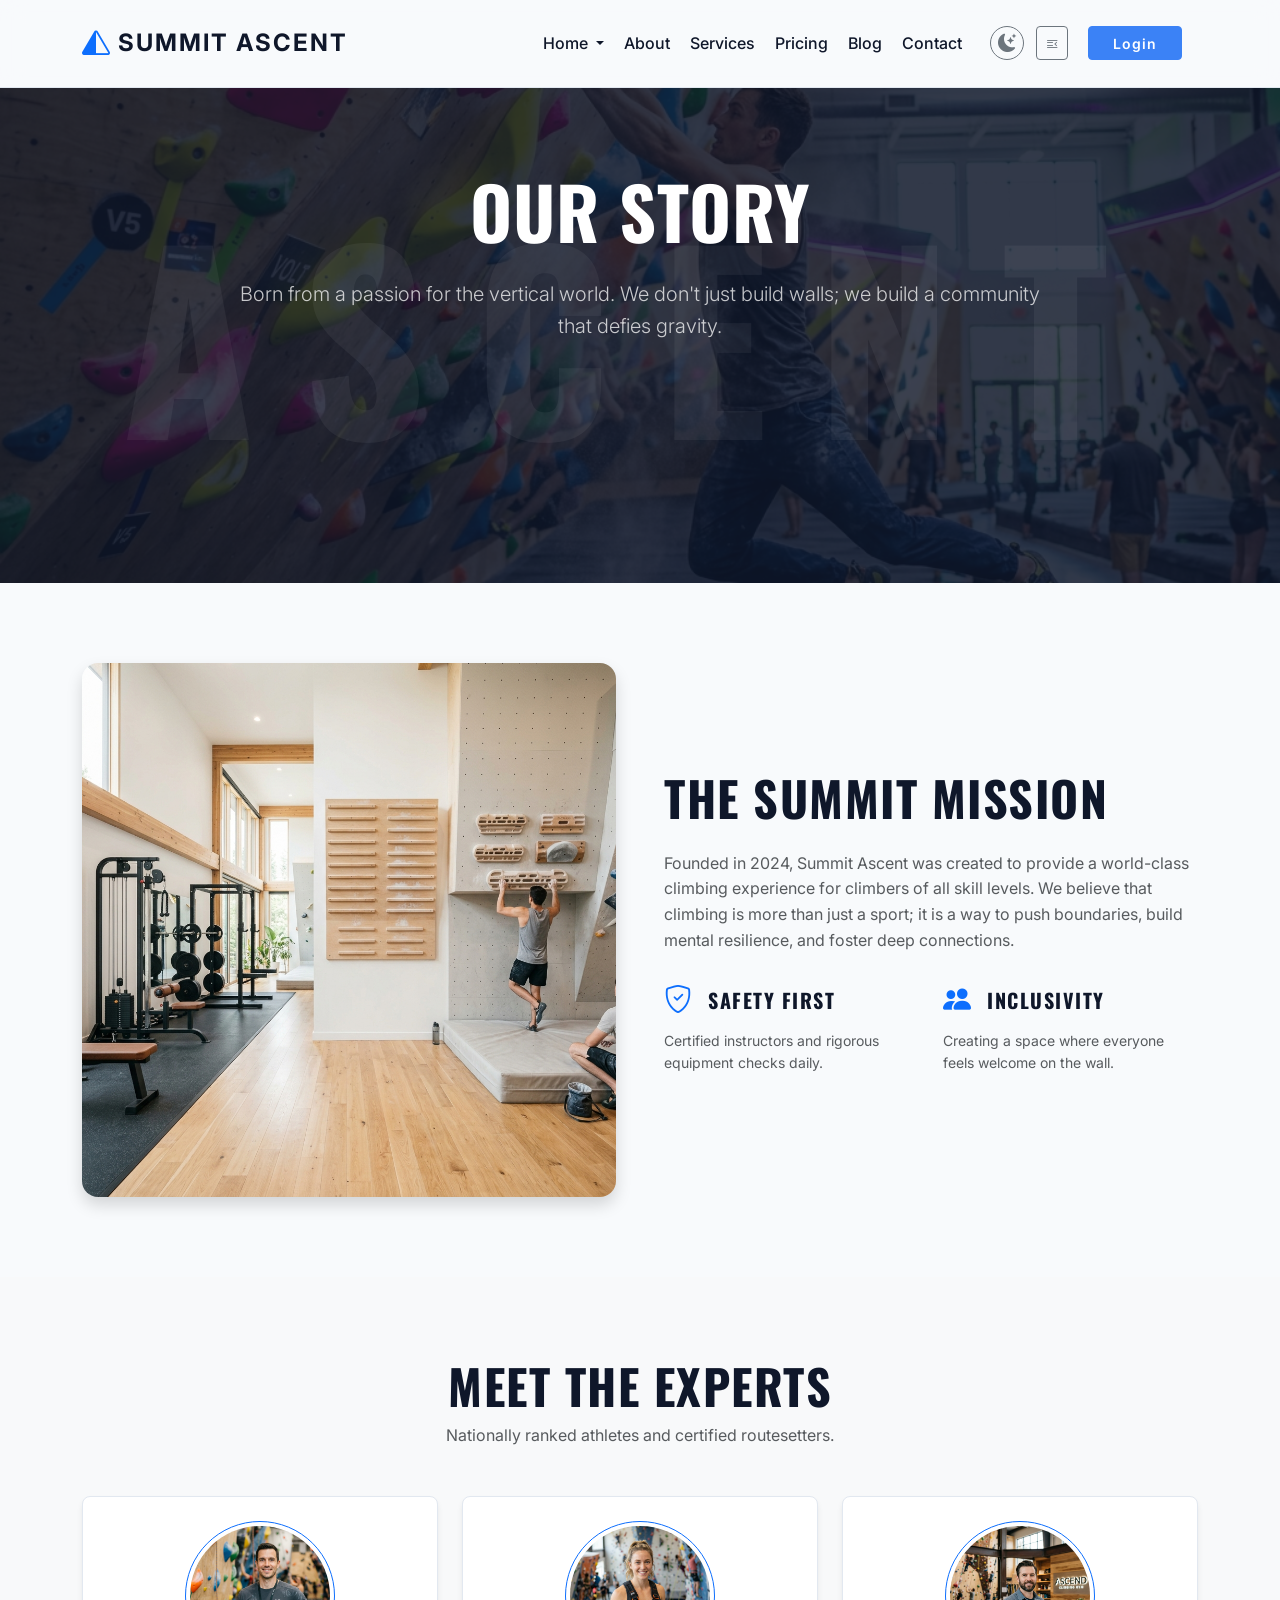
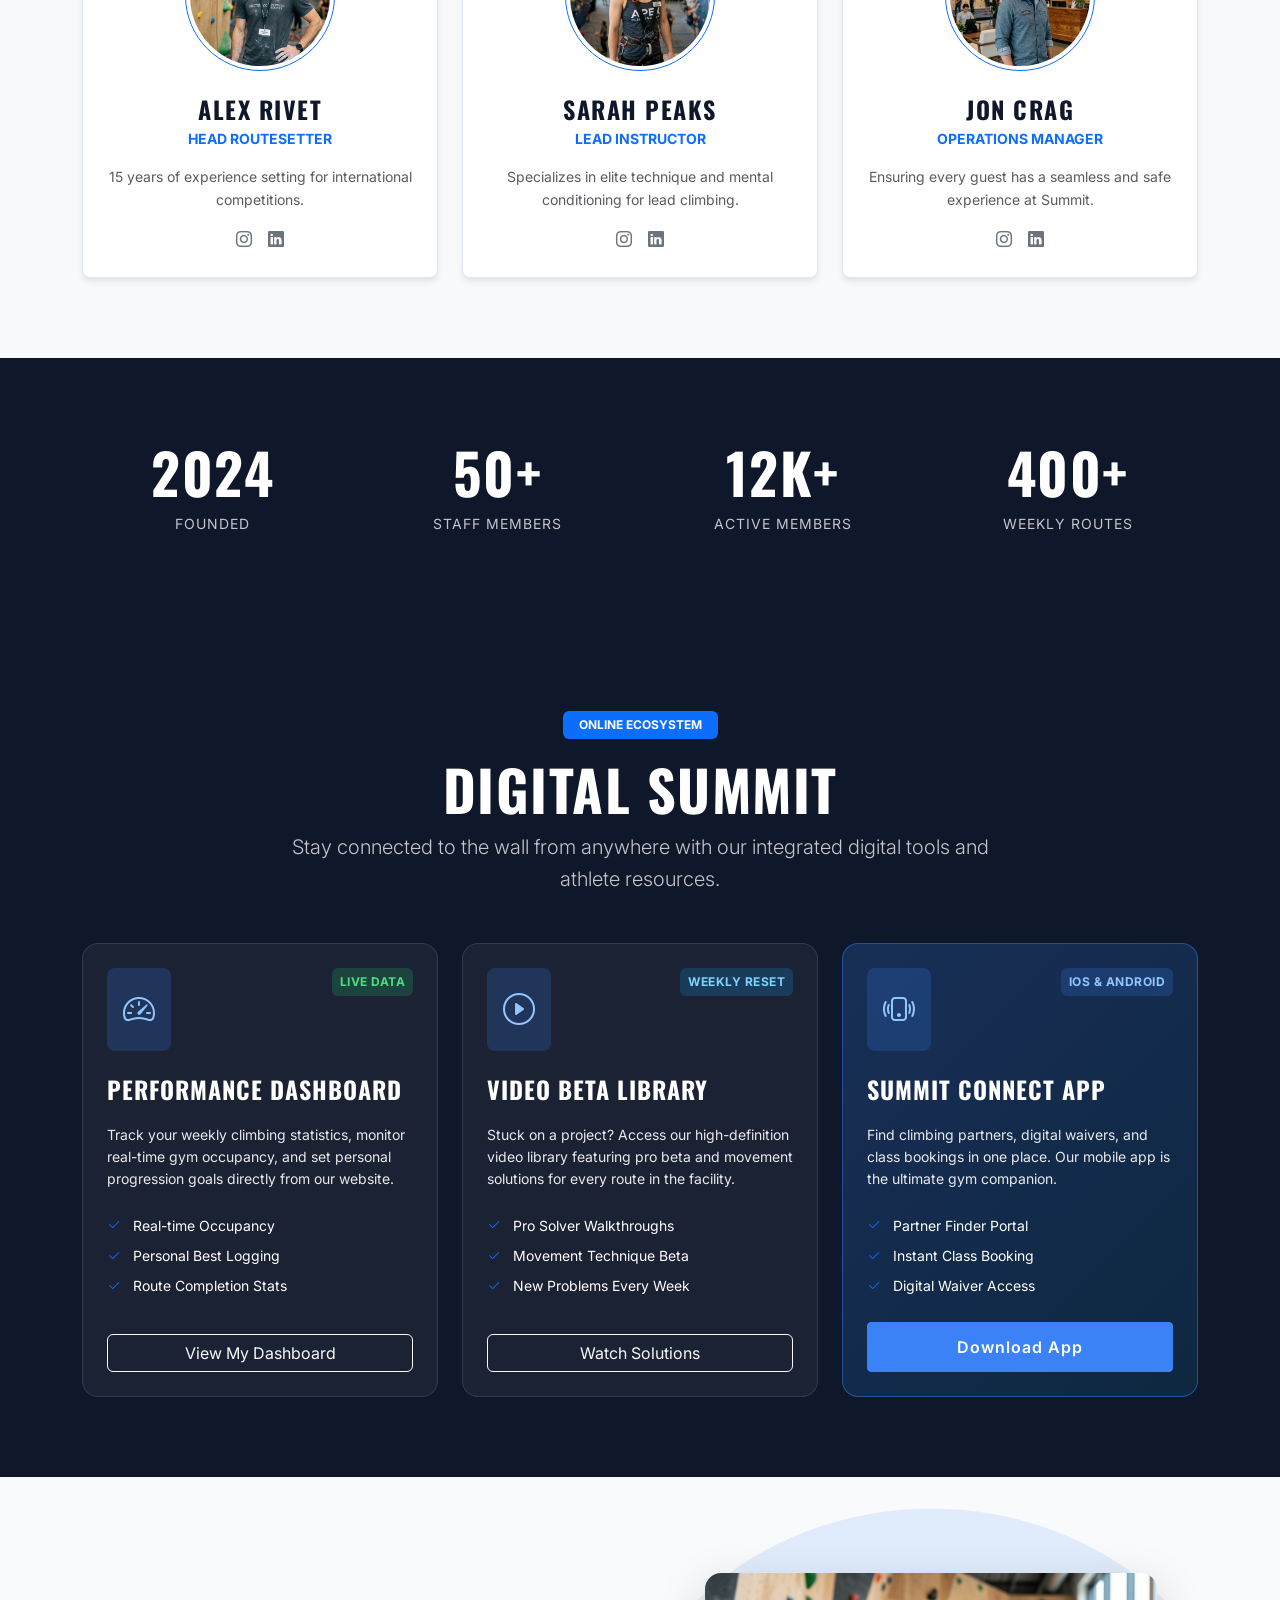
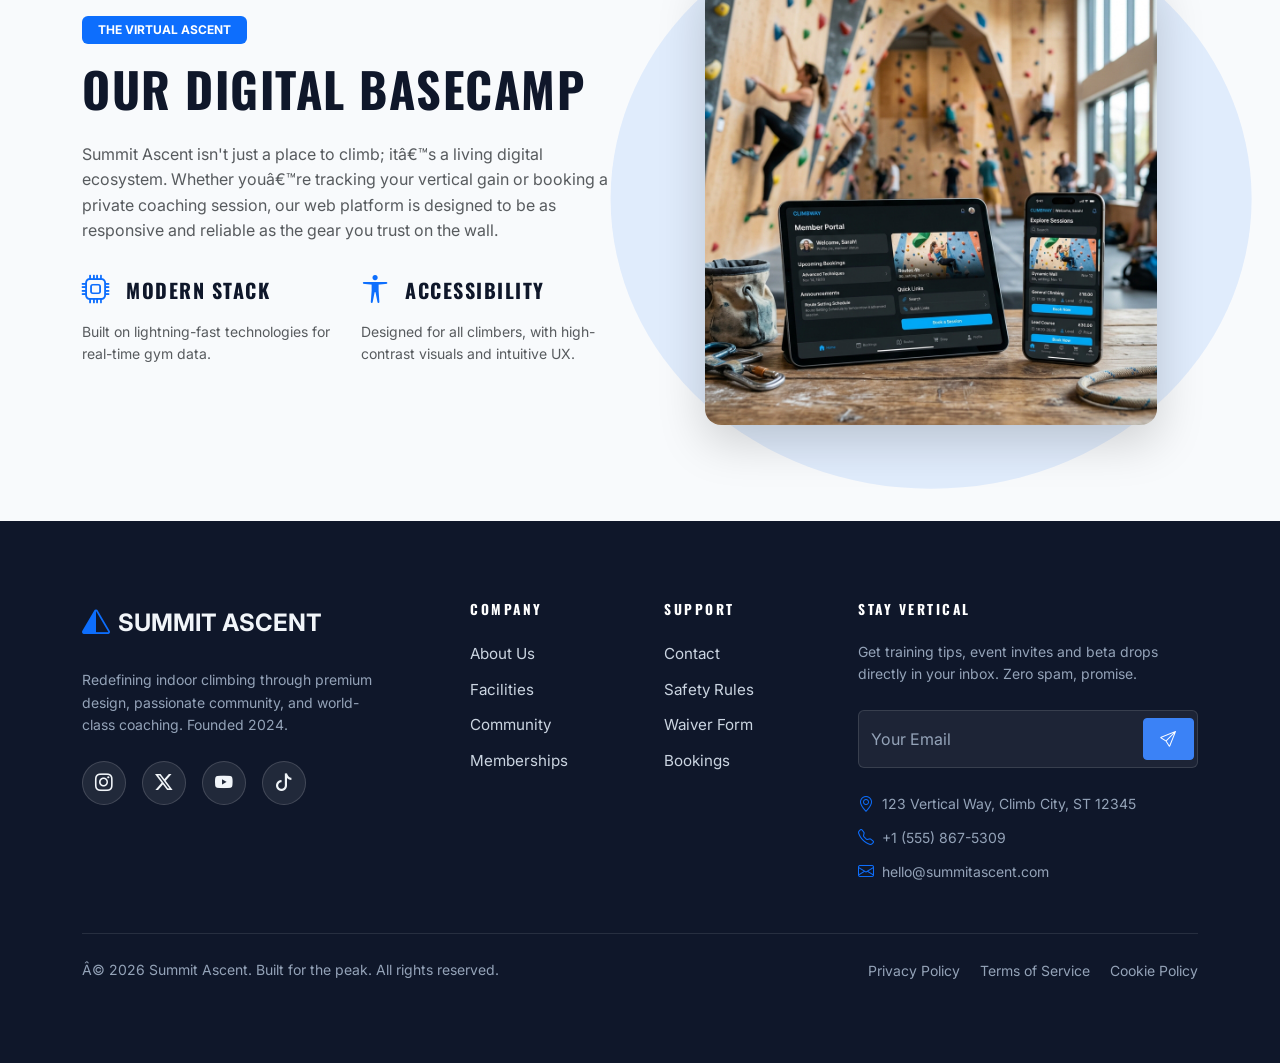
<file: about.html>
<!DOCTYPE html>
<html lang="en" dir="ltr" data-theme="light">
<head>
    <meta charset="UTF-8">
    <meta name="viewport" content="width=device-width, initial-scale=1.0">
    <title>About Us | Summit Ascent Climbing Gym</title>
    <meta name="description" content="Discover the story behind Summit Ascent. Our mission is to provide the highest quality indoor climbing experience for everyone.">
    <link rel="icon" href="assets/images/favicon.svg" type="image/svg+xml">
    <link rel="apple-touch-icon" href="assets/images/favicon.svg">
    <link href="https://cdn.jsdelivr.net/npm/bootstrap@5.3.0/dist/css/bootstrap.min.css" rel="stylesheet">
    <link rel="stylesheet" href="https://cdn.jsdelivr.net/npm/bootstrap-icons@1.11.0/font/bootstrap-icons.css">
    <link rel="stylesheet" href="assets/css/style.css">
    <link rel="stylesheet" href="assets/css/home.css">
    <style>
        @media (min-width: 768px) and (max-width: 991px) {
            .experts-row > [class*="col-"] {
                display: flex;
            }

            .experts-row .card-premium {
                width: 100%;
                display: flex;
                flex-direction: column;
                align-items: center;
            }

            .experts-row .expert-bio {
                flex: 1 0 auto;
                min-height: 4.5rem;
            }

            .experts-row .expert-social {
                margin-top: auto;
            }
        }
    </style>
</head>
<body>

    <div id="preloader"><div class="loader-spinner"></div></div>

    <!-- Header / Navbar -->
    <nav class="navbar navbar-expand-lg navbar-sticky py-3" id="mainNav">
        <div class="container">
            <a class="navbar-brand d-flex align-items-center" href="index.html">
                <i class="bi bi-triangle-half me-2 fs-3 text-primary"></i>
                <span class="fw-bold fs-4 text-uppercase letter-space">Summit Ascent</span>
            </a>

            <button class="navbar-toggler border-0" type="button" data-bs-toggle="offcanvas" data-bs-target="#offcanvasNavbar">
                <span class="navbar-toggler-icon"></span>
            </button>

            <div class="offcanvas offcanvas-end" tabindex="-1" id="offcanvasNavbar">
                <div class="offcanvas-header border-bottom">
                    <div class="d-flex align-items-center">
                        <i class="bi bi-triangle-half me-2 fs-4 text-primary"></i>
                        <h5 class="offcanvas-title fw-bold mb-0">SUMMIT ASCENT</h5>
                    </div>
                    <button type="button" class="btn-close" data-bs-dismiss="offcanvas"></button>
                </div>
                <div class="offcanvas-body">
                    <ul class="navbar-nav justify-content-end flex-grow-1 pe-3 align-items-center gap-1">
                        <li class="nav-item dropdown">
                            <a class="nav-link dropdown-toggle" href="#" role="button" data-bs-toggle="dropdown" aria-expanded="false">
                                Home
                            </a>
                            <ul class="dropdown-menu">
                                <li><a class="dropdown-item" href="index.html">Home V1 â€” Classic</a></li>
                                <li><a class="dropdown-item" href="home-v2.html">Home V2 â€” Interactive</a></li>
                            </ul>
                        </li>
                        <li class="nav-item"><a class="nav-link active" href="about.html">About</a></li>
                        <li class="nav-item"><a class="nav-link" href="services.html">Services</a></li>
                        <li class="nav-item"><a class="nav-link" href="pricing.html">Pricing</a></li>
                        <li class="nav-item"><a class="nav-link" href="blog.html">Blog</a></li>
                        <li class="nav-item"><a class="nav-link" href="contact.html">Contact</a></li>

                        <!-- Toggles -->
                        <li class="nav-item ms-lg-3">
                            <button class="btn btn-sm btn-outline-secondary theme-toggle-btn px-2" id="theme-toggle" aria-pressed="false" aria-label="Toggle theme"><i class="bi bi-moon-stars"></i></button>
                        </li>
                        <li class="nav-item ms-lg-2">
                            <button class="btn btn-sm btn-outline-secondary px-2" id="rtl-toggle" aria-label="Toggle RTL"><i class="bi bi-text-indent-right"></i></button>
                        </li>
                        <li class="nav-item ms-lg-3">
                            <a class="btn btn-primary btn-sm px-4" href="login.html">Login</a>
                        </li>
                    </ul>
                </div>
            </div>
        </div>
    </nav>

    <main>
        <!-- About Hero -->
        <section class="section-padding bg-dark text-white position-relative overflow-hidden hero-about-section" style="min-height: 55vh; background: url('assets/images/climbing-bouldering-hq.png') center/cover no-repeat;">
             <div class="hero-overlay" style="position: absolute; inset: 0; background: rgba(15, 23, 42, 0.85); z-index: 0;"></div>
             <div class="container h-100 d-flex align-items-center justify-content-center position-relative" style="z-index: 1;">
                <div class="col-lg-10 text-center">
                    <h1 class="display-2 fw-bold mb-4 ls-1">OUR STORY</h1>
                    <p class="lead opacity-75 mx-auto mb-0" style="max-width: 800px;">Born from a passion for the vertical world. We don't just build walls; we build a community that defies gravity.</p>
                </div>
            </div>
            <!-- Background Watermark -->
            <div class="position-absolute top-50 start-50 translate-middle w-100 opacity-05 pe-none">
                <h2 class="display-1 fw-bold text-uppercase text-center" style="font-size: 15rem; letter-spacing: 50px;">ASCENT</h2>
            </div>
        </section>

        <!-- Mission Section -->
        <section class="section-padding">
            <div class="container">
                <div class="row g-5 align-items-center">
                    <div class="col-lg-6">
                        <img src="assets/images/gym-training-hq.png" class="img-fluid rounded-4 shadow" alt="Our Gym">
                    </div>
                    <div class="col-lg-6">
                        <h2 class="display-5 fw-bold mb-4">THE SUMMIT MISSION</h2>
                        <p class="text-muted mb-4">Founded in 2024, Summit Ascent was created to provide a world-class climbing experience for climbers of all skill levels. We believe that climbing is more than just a sport; it is a way to push boundaries, build mental resilience, and foster deep connections.</p>
                        <div class="row g-4">
                            <div class="col-sm-6">
                                <div class="d-flex align-items-center mb-2">
                                    <i class="bi bi-shield-check text-primary fs-3 me-3"></i>
                                    <h5 class="fw-bold mb-0">Safety First</h5>
                                </div>
                                <p class="small text-muted">Certified instructors and rigorous equipment checks daily.</p>
                            </div>
                            <div class="col-sm-6">
                                <div class="d-flex align-items-center mb-2">
                                    <i class="bi bi-people-fill text-primary fs-3 me-3"></i>
                                    <h5 class="fw-bold mb-0">Inclusivity</h5>
                                </div>
                                <p class="small text-muted">Creating a space where everyone feels welcome on the wall.</p>
                            </div>
                        </div>
                    </div>
                </div>
            </div>
        </section>

        <!-- Team Section -->
        <section class="section-padding bg-light">
            <div class="container">
                <div class="text-center mb-5">
                    <h2 class="display-5 fw-bold">MEET THE EXPERTS</h2>
                    <p class="text-muted">Nationally ranked athletes and certified routesetters.</p>
                </div>
                <div class="row g-4 experts-row">
                    <div class="col-md-4">
                        <div class="card-premium text-center">
                            <div class="mb-4">
                                <img src="assets/images/team-alex.png" alt="Alex Rivet" class="img-fluid rounded-circle border border-primary p-1" style="width: 150px; height: 150px; object-fit: cover;">
                            </div>
                            <h4 class="fw-bold mb-1">Alex Rivet</h4>
                            <p class="text-primary small text-uppercase fw-bold mb-3">Head Routesetter</p>
                            <p class="text-muted small expert-bio">15 years of experience setting for international competitions.</p>
                            <div class="d-flex justify-content-center gap-3 expert-social">
                                <a href="#" class="text-secondary"><i class="bi bi-instagram"></i></a>
                                <a href="#" class="text-secondary"><i class="bi bi-linkedin"></i></a>
                            </div>
                        </div>
                    </div>
                    <div class="col-md-4">
                        <div class="card-premium text-center scale-up-hover">
                            <div class="mb-4">
                                <img src="assets/images/team-sarah.png" alt="Sarah Peaks" class="img-fluid rounded-circle border border-primary p-1" style="width: 150px; height: 150px; object-fit: cover;">
                            </div>
                            <h4 class="fw-bold mb-1">Sarah Peaks</h4>
                            <p class="text-primary small text-uppercase fw-bold mb-3">Lead Instructor</p>
                            <p class="text-muted small expert-bio">Specializes in elite technique and mental conditioning for lead climbing.</p>
                            <div class="d-flex justify-content-center gap-3 expert-social">
                                <a href="#" class="text-secondary"><i class="bi bi-instagram"></i></a>
                                <a href="#" class="text-secondary"><i class="bi bi-linkedin"></i></a>
                            </div>
                        </div>
                    </div>
                    <div class="col-md-4">
                        <div class="card-premium text-center">
                            <div class="mb-4">
                                <img src="assets/images/team-jon.png" alt="Jon Crag" class="img-fluid rounded-circle border border-primary p-1" style="width: 150px; height: 150px; object-fit: cover;">
                            </div>
                            <h4 class="fw-bold mb-1">Jon Crag</h4>
                            <p class="text-primary small text-uppercase fw-bold mb-3">Operations Manager</p>
                            <p class="text-muted small expert-bio">Ensuring every guest has a seamless and safe experience at Summit.</p>
                            <div class="d-flex justify-content-center gap-3 expert-social">
                                <a href="#" class="text-secondary"><i class="bi bi-instagram"></i></a>
                                <a href="#" class="text-secondary"><i class="bi bi-linkedin"></i></a>
                            </div>
                        </div>
                    </div>
                </div>
            </div>
        </section>

        <!-- Facilities Stats -->
        <section class="section-padding bg-dark-section text-white">
            <div class="container text-center">
                <div class="row g-4">
                    <div class="col-6 col-md-3">
                        <h2 class="display-4 fw-bold">2024</h2>
                        <p class="text-uppercase small ls-1 opacity-75">Founded</p>
                    </div>
                    <div class="col-6 col-md-3">
                        <h2 class="display-4 fw-bold">50+</h2>
                        <p class="text-uppercase small ls-1 opacity-75">Staff Members</p>
                    </div>
                    <div class="col-6 col-md-3">
                        <h2 class="display-4 fw-bold">12K+</h2>
                        <p class="text-uppercase small ls-1 opacity-75">Active Members</p>
                    </div>
                    <div class="col-6 col-md-3">
                        <h2 class="display-4 fw-bold">400+</h2>
                        <p class="text-uppercase small ls-1 opacity-75">Weekly Routes</p>
                    </div>
                </div>
            </div>
        </section>
        <!-- Digital Services Section -->
        <section class="section-padding bg-dark-section text-white" id="digital-tools">
            <div class="container text-center mb-5">
                <span class="badge bg-primary px-3 py-2 text-uppercase mb-3">Online Ecosystem</span>
                <h2 class="display-4 fw-bold text-uppercase">DIGITAL SUMMIT</h2>
                <p class="lead opacity-75 mx-auto" style="max-width: 700px;">Stay connected to the wall from anywhere with our integrated digital tools and athlete resources.</p>
            </div>
            <div class="container">
                <div class="row g-4">
                    <!-- Performance Dashboard -->
                    <div class="col-lg-4">
                        <div class="workshop-card h-100 p-4 rounded-4">
                            <div class="d-flex justify-content-between mb-4">
                                <div class="bg-primary bg-opacity-10 p-3 rounded-3 text-primary">
                                    <i class="bi bi-speedometer2 fs-2"></i>
                                </div>
                                <span class="badge bg-success bg-opacity-10 text-success align-self-start py-2">LIVE DATA</span>
                            </div>
                            <h4 class="fw-bold ls-1">PERFORMANCE DASHBOARD</h4>
                            <p class="small mb-4">Track your weekly climbing statistics, monitor real-time gym occupancy, and set personal progression goals directly from our website.</p>
                            <ul class="list-unstyled small mb-4">
                                <li class="mb-2"><i class="bi bi-check2 text-primary me-2"></i> Real-time Occupancy</li>
                                <li class="mb-2"><i class="bi bi-check2 text-primary me-2"></i> Personal Best Logging</li>
                                <li><i class="bi bi-check2 text-primary me-2"></i> Route Completion Stats</li>
                            </ul>
                            <div class="mt-auto">
                                <a href="login.html" class="btn btn-outline-light w-100">View My Dashboard</a>
                            </div>
                        </div>
                    </div>
                    <!-- Video Beta Library -->
                    <div class="col-lg-4">
                        <div class="workshop-card h-100 p-4 rounded-4">
                            <div class="d-flex justify-content-between mb-4">
                                <div class="bg-primary bg-opacity-10 p-3 rounded-3 text-primary">
                                    <i class="bi bi-play-circle fs-2"></i>
                                </div>
                                <span class="badge bg-info bg-opacity-10 text-info align-self-start py-2">WEEKLY RESET</span>
                            </div>
                            <h4 class="fw-bold ls-1">VIDEO BETA LIBRARY</h4>
                            <p class="small mb-4">Stuck on a project? Access our high-definition video library featuring pro beta and movement solutions for every route in the facility.</p>
                            <ul class="list-unstyled small mb-4">
                                <li class="mb-2"><i class="bi bi-check2 text-primary me-2"></i> Pro Solver Walkthroughs</li>
                                <li class="mb-2"><i class="bi bi-check2 text-primary me-2"></i> Movement Technique Beta</li>
                                <li><i class="bi bi-check2 text-primary me-2"></i> New Problems Every Week</li>
                            </ul>
                            <div class="mt-auto">
                                <a href="#" class="btn btn-outline-light w-100">Watch Solutions</a>
                            </div>
                        </div>
                    </div>
                    <!-- Summit App -->
                    <div class="col-lg-4">
                        <div class="workshop-card workshop-card--highlight h-100 p-4 rounded-4">
                            <div class="d-flex justify-content-between mb-4">
                                <div class="bg-primary bg-opacity-10 p-3 rounded-3 text-primary">
                                    <i class="bi bi-phone-vibrate fs-2"></i>
                                </div>
                                <span class="badge bg-primary bg-opacity-10 text-primary align-self-start py-2">IOS & ANDROID</span>
                            </div>
                            <h4 class="fw-bold ls-1">SUMMIT CONNECT APP</h4>
                            <p class="small mb-4">Find climbing partners, digital waivers, and class bookings in one place. Our mobile app is the ultimate gym companion.</p>
                            <ul class="list-unstyled small mb-4">
                                <li class="mb-2"><i class="bi bi-check2 text-primary me-2"></i> Partner Finder Portal</li>
                                <li class="mb-2"><i class="bi bi-check2 text-primary me-2"></i> Instant Class Booking</li>
                                <li><i class="bi bi-check2 text-primary me-2"></i> Digital Waiver Access</li>
                            </ul>
                            <div class="mt-auto">
                                <a href="#" class="btn btn-primary w-100">Download App</a>
                            </div>
                        </div>
                    </div>
                </div>
            </div>
        </section>

        <!-- Digital Basecamp Section -->
        <section class="section-padding">
            <div class="container">
                <div class="row g-5 align-items-center">
                    <div class="col-lg-6">
                        <span class="badge bg-primary px-3 py-2 text-uppercase mb-3">The Virtual Ascent</span>
                        <h2 class="display-5 fw-bold mb-4">OUR DIGITAL BASECAMP</h2>
                        <p class="text-muted mb-4">Summit Ascent isn't just a place to climb; itâ€™s a living digital ecosystem. Whether youâ€™re tracking your vertical gain or booking a private coaching session, our web platform is designed to be as responsive and reliable as the gear you trust on the wall.</p>
                        <div class="row g-4">
                            <div class="col-sm-6">
                                <div class="d-flex align-items-center mb-2">
                                    <i class="bi bi-cpu text-primary fs-3 me-3"></i>
                                    <h5 class="fw-bold mb-0">Modern Stack</h5>
                                </div>
                                <p class="small text-muted">Built on lightning-fast technologies for real-time gym data.</p>
                            </div>
                            <div class="col-sm-6">
                                <div class="d-flex align-items-center mb-2">
                                    <i class="bi bi-universal-access text-primary fs-3 me-3"></i>
                                    <h5 class="fw-bold mb-0">Accessibility</h5>
                                </div>
                                <p class="small text-muted">Designed for all climbers, with high-contrast visuals and intuitive UX.</p>
                            </div>
                        </div>
                    </div>
                    <div class="col-lg-6 text-center">
                        <div class="position-relative p-3">
                            <div class="bg-primary bg-opacity-10 position-absolute top-50 start-50 translate-middle rounded-circle" style="width: 120%; height: 120%; z-index: -1;"></div>
                            <img src="assets/images/digital-mockup.png" class="img-fluid rounded-4 shadow-lg" alt="Digital Basecamp Mockup" style="max-width: 90%;">
                        </div>
                    </div>
                </div>
            </div>
        </section>
    </main>

    <!-- Footer -->
    <footer class="footer-section section-padding">
        <div class="container">
            <div class="row g-5">
                <div class="col-lg-4">
                    <a class="navbar-brand d-flex align-items-center mb-4" href="index.html">
                        <i class="bi bi-triangle-half me-2 fs-3 text-primary"></i>
                        <span class="fw-bold fs-4 text-uppercase">Summit Ascent</span>
                    </a>
                    <p class="text-muted pe-lg-5 small">Redefining indoor climbing through premium design, passionate community, and world-class coaching. Founded 2024.</p>
                    <div class="d-flex gap-3 mt-4">
                        <a href="#" class="footer-social" aria-label="Instagram"><i class="bi bi-instagram"></i></a>
                        <a href="#" class="footer-social" aria-label="Twitter"><i class="bi bi-twitter-x"></i></a>
                        <a href="#" class="footer-social" aria-label="YouTube"><i class="bi bi-youtube"></i></a>
                        <a href="#" class="footer-social" aria-label="TikTok"><i class="bi bi-tiktok"></i></a>
                    </div>
                </div>
                <div class="col-6 col-lg-2">
                    <h5 class="fw-bold mb-4 footer-title">Company</h5>
                    <ul class="list-unstyled footer-links">
                        <li><a href="about.html">About Us</a></li>
                        <li><a href="services.html">Facilities</a></li>
                        <li><a href="blog.html">Community</a></li>
                        <li><a href="pricing.html">Memberships</a></li>
                    </ul>
                </div>
                <div class="col-6 col-lg-2">
                    <h5 class="fw-bold mb-4 footer-title">Support</h5>
                    <ul class="list-unstyled footer-links">
                        <li><a href="contact.html">Contact</a></li>
                        <li><a href="#">Safety Rules</a></li>
                        <li><a href="#">Waiver Form</a></li>
                        <li><a href="coming-soon.html">Bookings</a></li>
                    </ul>
                </div>
                <div class="col-lg-4">
                    <h5 class="fw-bold mb-4 footer-title">Stay Vertical</h5>
                    <p class="text-muted small mb-4">Get training tips, event invites and beta drops directly in your inbox. Zero spam, promise.</p>
                    <form class="footer-newsletter position-relative" id="newsletter-form">
                        <input type="email" class="form-control py-3 pe-5" placeholder="Your Email" required>
                        <button class="btn btn-primary position-absolute top-50 end-0 translate-middle-y me-1 px-3 py-2" type="submit" aria-label="Subscribe">
                            <i class="bi bi-send"></i>
                        </button>
                    </form>
                    <div class="footer-contact mt-4">
                        <div class="d-flex align-items-center gap-2 mb-2">
                            <i class="bi bi-geo-alt text-primary"></i>
                            <small class="text-muted">123 Vertical Way, Climb City, ST 12345</small>
                        </div>
                        <div class="d-flex align-items-center gap-2 mb-2">
                            <i class="bi bi-telephone text-primary"></i>
                            <small class="text-muted">+1 (555) 867-5309</small>
                        </div>
                        <div class="d-flex align-items-center gap-2">
                            <i class="bi bi-envelope text-primary"></i>
                            <small class="text-muted">hello@summitascent.com</small>
                        </div>
                    </div>
                </div>
            </div>
            <div class="footer-bottom mt-5 pt-4">
                <div class="row align-items-center">
                    <div class="col-md-6">
                        <p class="text-muted small mb-0">Â© 2026 Summit Ascent. Built for the peak. All rights reserved.</p>
                    </div>
                    <div class="col-md-6 text-md-end mt-2 mt-md-0">
                        <a href="#" class="text-muted small me-3">Privacy Policy</a>
                        <a href="#" class="text-muted small me-3">Terms of Service</a>
                        <a href="#" class="text-muted small">Cookie Policy</a>
                    </div>
                </div>
            </div>
        </div>
    </footer>

    <script src="https://cdn.jsdelivr.net/npm/bootstrap@5.3.0/dist/js/bootstrap.bundle.min.js"></script>
    <script src="assets/js/main.js"></script>
    <script src="assets/js/home.js"></script>
    <!-- Back to Top -->
    <button class="back-to-top" id="backToTop" aria-label="Back to top">
        <i class="bi bi-chevron-up"></i>
    </button>
</body>
</html>
</file>
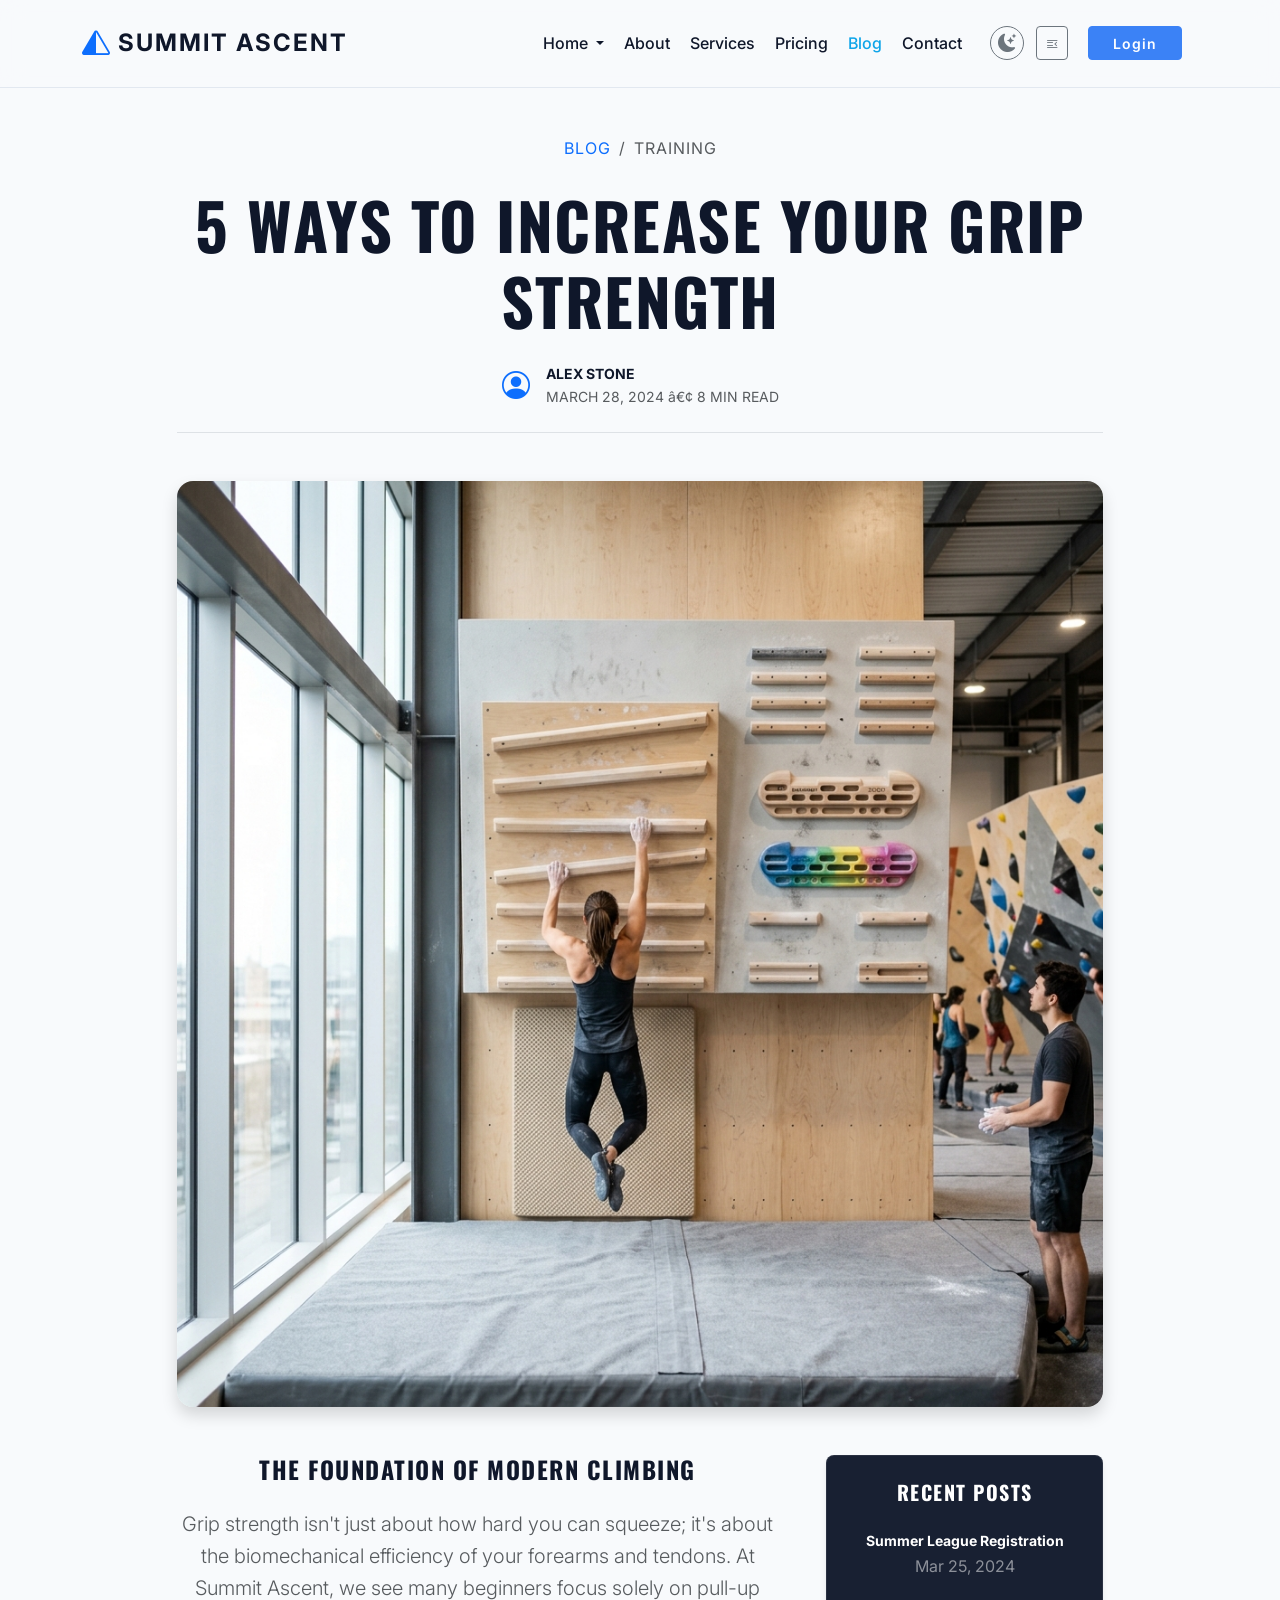
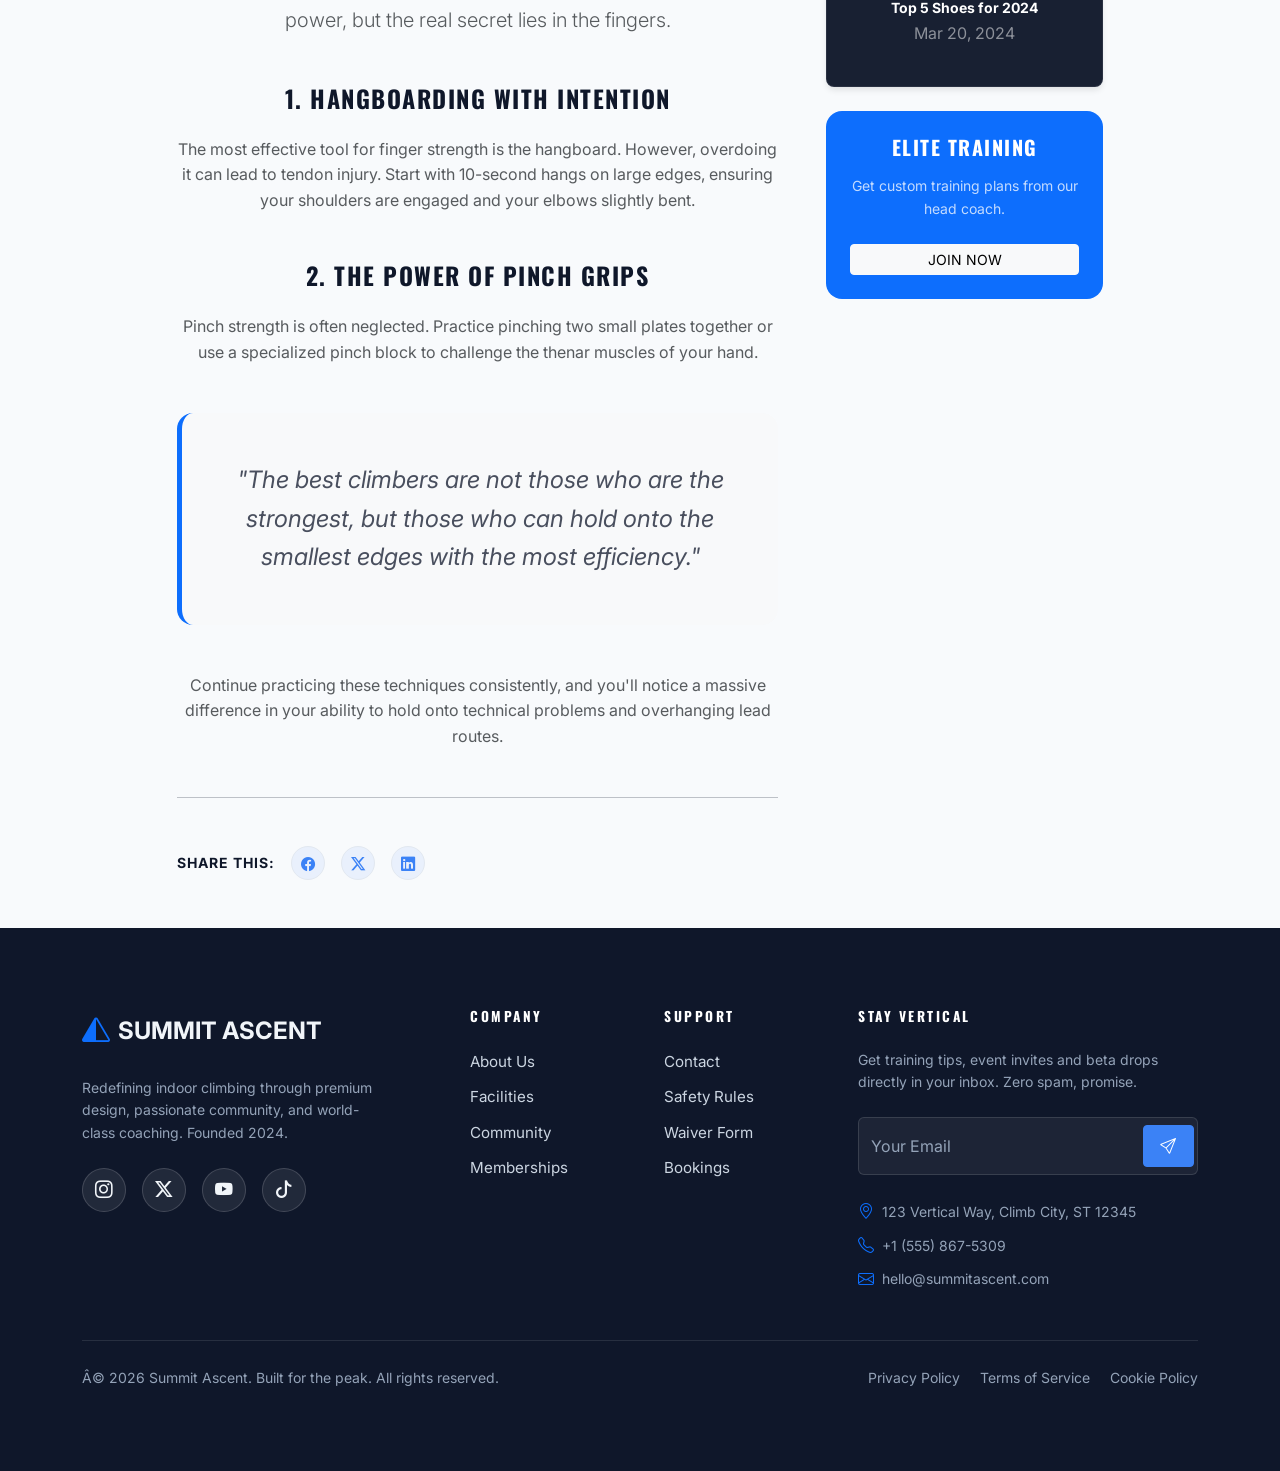
<file: blog-details.html>
﻿<!DOCTYPE html>
<html lang="en" dir="ltr" data-theme="light">
<head>
    <meta charset="UTF-8">
    <meta name="viewport" content="width=device-width, initial-scale=1.0">
    <title>Grip Strength Secrets | Summit Ascent Blog</title>
    <link rel="icon" href="assets/images/favicon.svg" type="image/svg+xml">
    <link rel="apple-touch-icon" href="assets/images/favicon.svg">
    <link href="https://cdn.jsdelivr.net/npm/bootstrap@5.3.0/dist/css/bootstrap.min.css" rel="stylesheet">
    <link rel="stylesheet" href="https://cdn.jsdelivr.net/npm/bootstrap-icons@1.11.0/font/bootstrap-icons.css">
    <link rel="stylesheet" href="assets/css/style.css">
    <link rel="stylesheet" href="assets/css/home.css">
</head>
<body>

    <div id="preloader"><div class="loader-spinner"></div></div>

    <!-- Header / Navbar -->
    <nav class="navbar navbar-expand-lg navbar-sticky py-3" id="mainNav">
        <div class="container">
            <a class="navbar-brand d-flex align-items-center" href="index.html">
                <i class="bi bi-triangle-half me-2 fs-3 text-primary"></i>
                <span class="fw-bold fs-4 text-uppercase letter-space">Summit Ascent</span>
            </a>

            <button class="navbar-toggler border-0" type="button" data-bs-toggle="offcanvas" data-bs-target="#offcanvasNavbar">
                <span class="navbar-toggler-icon"></span>
            </button>

            <div class="offcanvas offcanvas-end" tabindex="-1" id="offcanvasNavbar">
                <div class="offcanvas-header border-bottom">
                    <div class="d-flex align-items-center">
                        <i class="bi bi-triangle-half me-2 fs-4 text-primary"></i>
                        <h5 class="offcanvas-title fw-bold mb-0">SUMMIT ASCENT</h5>
                    </div>
                    <button type="button" class="btn-close" data-bs-dismiss="offcanvas"></button>
                </div>
                <div class="offcanvas-body">
                    <ul class="navbar-nav justify-content-end flex-grow-1 pe-3 align-items-center gap-1">
                        <li class="nav-item dropdown">
                            <a class="nav-link dropdown-toggle" href="#" role="button" data-bs-toggle="dropdown" aria-expanded="false">
                                Home
                            </a>
                            <ul class="dropdown-menu">
                                <li><a class="dropdown-item" href="index.html">Home V1 â€” Classic</a></li>
                                <li><a class="dropdown-item" href="home-v2.html">Home V2 â€” Interactive</a></li>
                            </ul>
                        </li>
                        <li class="nav-item"><a class="nav-link" href="about.html">About</a></li>
                        <li class="nav-item"><a class="nav-link" href="services.html">Services</a></li>
                        <li class="nav-item"><a class="nav-link" href="pricing.html">Pricing</a></li>
                        <li class="nav-item"><a class="nav-link active" href="blog.html">Blog</a></li>
                        <li class="nav-item"><a class="nav-link" href="contact.html">Contact</a></li>

                        <!-- Toggles -->
                        <li class="nav-item ms-lg-3">
                            <button class="btn btn-sm btn-outline-secondary theme-toggle-btn px-2" id="theme-toggle" aria-pressed="false" aria-label="Toggle theme"><i class="bi bi-moon-stars"></i></button>
                        </li>
                        <li class="nav-item ms-lg-2">
                            <button class="btn btn-sm btn-outline-secondary px-2" id="rtl-toggle" aria-label="Toggle RTL"><i class="bi bi-text-indent-right"></i></button>
                        </li>
                        <li class="nav-item ms-lg-3">
                            <a class="btn btn-primary btn-sm px-4" href="login.html">Login</a>
                        </li>
                    </ul>
                </div>
            </div>
        </div>
    </nav>

    <main>
        <!-- Blog Post Hero -->
        <article>
            <section class="section-padding py-5">
                <div class="container">
                    <div class="row justify-content-center">
                        <div class="col-lg-10 text-center">
                            <nav aria-label="breadcrumb">
                                <ol class="breadcrumb text-uppercase justify-content-center small ls-1 mb-4">
                                    <li class="breadcrumb-item"><a href="blog.html" class="text-primary text-decoration-none">Blog</a></li>
                                    <li class="breadcrumb-item active text-muted" aria-current="page">Training</li>
                                </ol>
                            </nav>
                            <h1 class="display-3 fw-bold mb-4">5 WAYS TO INCREASE YOUR GRIP STRENGTH</h1>
                            <div class="d-flex align-items-center justify-content-center mb-5 border-bottom pb-4">
                               <i class="bi bi-person-circle fs-3 text-primary me-3"></i>
                               <div class="text-start">
                                   <p class="mb-0 fw-bold small">ALEX STONE</p>
                                   <p class="mb-0 text-muted small">MARCH 28, 2024 â€¢ 8 MIN READ</p>
                               </div>
                            </div>
                            
                            <img src="assets/images/training.png" class="w-100 rounded-4 shadow mb-5" alt="Training Hands">
                            
                            <div class="row g-5">
                                <div class="col-lg-8">
                                    <h4 class="fw-bold mb-4">THE FOUNDATION OF MODERN CLIMBING</h4>
                                    <p class="text-muted mb-4 lead">Grip strength isn't just about how hard you can squeeze; it's about the biomechanical efficiency of your forearms and tendons. At Summit Ascent, we see many beginners focus solely on pull-up power, but the real secret lies in the fingers.</p>
                                    
                                    <h4 class="fw-bold mt-5 mb-4">1. HANGBOARDING WITH INTENTION</h4>
                                    <p class="text-muted mb-4">The most effective tool for finger strength is the hangboard. However, overdoing it can lead to tendon injury. Start with 10-second hangs on large edges, ensuring your shoulders are engaged and your elbows slightly bent.</p>
                                    
                                    <h4 class="fw-bold mt-5 mb-4">2. THE POWER OF PINCH GRIPS</h4>
                                    <p class="text-muted mb-4">Pinch strength is often neglected. Practice pinching two small plates together or use a specialized pinch block to challenge the thenar muscles of your hand.</p>
                                    
                                    <div class="bg-light p-5 rounded-4 border-start border-primary border-5 my-5">
                                        <p class="fst-italic opacity-75 mb-0 fs-4">"The best climbers are not those who are the strongest, but those who can hold onto the smallest edges with the most efficiency."</p>
                                    </div>
                                    
                                    <p class="text-muted mb-5">Continue practicing these techniques consistently, and you'll notice a massive difference in your ability to hold onto technical problems and overhanging lead routes.</p>
                                    
                                    <hr class="my-5">
                                    
                                    <div class="d-flex gap-3 align-items-center">
                                        <span class="fw-bold small text-uppercase ls-1">Share this:</span>
                                        <a href="#" class="footer-social" style="width:34px; height:34px; font-size: 0.9rem;"><i class="bi bi-facebook"></i></a>
                                        <a href="#" class="footer-social" style="width:34px; height:34px; font-size: 0.9rem;"><i class="bi bi-twitter-x"></i></a>
                                        <a href="#" class="footer-social" style="width:34px; height:34px; font-size: 0.9rem;"><i class="bi bi-linkedin"></i></a>
                                    </div>
                                </div>
                                <div class="col-lg-4">
                                    <aside class="sticky-top blog-sidebar" style="top: 100px;">
                                        <div class="card-premium mb-4">
                                            <h5 class="fw-bold mb-4 text-white">RECENT POSTS</h5>
                                            <ul class="list-unstyled">
                                                <li class="mb-3">
                                                    <a href="blog-details.html" class="text-decoration-none small fw-bold text-white">Summer League Registration</a>
                                                    <p class="extra-small mb-0 text-white-50">Mar 25, 2024</p>
                                                </li>
                                                <li class="mb-3">
                                                    <a href="blog-details.html" class="text-decoration-none small fw-bold text-white">Top 5 Shoes for 2024</a>
                                                    <p class="extra-small mb-0 text-white-50">Mar 20, 2024</p>
                                                </li>
                                            </ul>
                                        </div>
                                        <div class="bg-primary p-4 rounded-4 text-white">
                                            <h5 class="fw-bold mb-3">ELITE TRAINING</h5>
                                            <p class="small opacity-75 mb-4">Get custom training plans from our head coach.</p>
                                            <a href="pricing.html" class="btn btn-light btn-sm w-100">JOIN NOW</a>
                                        </div>
                                    </aside>
                                </div>
                            </div>
                        </div>
                    </div>
                </div>
            </section>
        </article>
    </main>

    <!-- Footer -->
    <footer class="footer-section section-padding">
        <div class="container">
            <div class="row g-5">
                <div class="col-lg-4">
                    <a class="navbar-brand d-flex align-items-center mb-4" href="index.html">
                        <i class="bi bi-triangle-half me-2 fs-3 text-primary"></i>
                        <span class="fw-bold fs-4 text-uppercase">Summit Ascent</span>
                    </a>
                    <p class="text-muted pe-lg-5 small">Redefining indoor climbing through premium design, passionate community, and world-class coaching. Founded 2024.</p>
                    <div class="d-flex gap-3 mt-4">
                        <a href="#" class="footer-social" aria-label="Instagram"><i class="bi bi-instagram"></i></a>
                        <a href="#" class="footer-social" aria-label="Twitter"><i class="bi bi-twitter-x"></i></a>
                        <a href="#" class="footer-social" aria-label="YouTube"><i class="bi bi-youtube"></i></a>
                        <a href="#" class="footer-social" aria-label="TikTok"><i class="bi bi-tiktok"></i></a>
                    </div>
                </div>
                <div class="col-6 col-lg-2">
                    <h5 class="fw-bold mb-4 footer-title">Company</h5>
                    <ul class="list-unstyled footer-links">
                        <li><a href="about.html">About Us</a></li>
                        <li><a href="services.html">Facilities</a></li>
                        <li><a href="blog.html">Community</a></li>
                        <li><a href="pricing.html">Memberships</a></li>
                    </ul>
                </div>
                <div class="col-6 col-lg-2">
                    <h5 class="fw-bold mb-4 footer-title">Support</h5>
                    <ul class="list-unstyled footer-links">
                        <li><a href="contact.html">Contact</a></li>
                        <li><a href="#">Safety Rules</a></li>
                        <li><a href="#">Waiver Form</a></li>
                        <li><a href="coming-soon.html">Bookings</a></li>
                    </ul>
                </div>
                <div class="col-lg-4">
                    <h5 class="fw-bold mb-4 footer-title">Stay Vertical</h5>
                    <p class="text-muted small mb-4">Get training tips, event invites and beta drops directly in your inbox. Zero spam, promise.</p>
                    <form class="footer-newsletter position-relative" id="newsletter-form">
                        <input type="email" class="form-control py-3 pe-5" placeholder="Your Email" required>
                        <button class="btn btn-primary position-absolute top-50 end-0 translate-middle-y me-1 px-3 py-2" type="submit" aria-label="Subscribe">
                            <i class="bi bi-send"></i>
                        </button>
                    </form>
                    <div class="footer-contact mt-4">
                        <div class="d-flex align-items-center gap-2 mb-2">
                            <i class="bi bi-geo-alt text-primary"></i>
                            <small class="text-muted">123 Vertical Way, Climb City, ST 12345</small>
                        </div>
                        <div class="d-flex align-items-center gap-2 mb-2">
                            <i class="bi bi-telephone text-primary"></i>
                            <small class="text-muted">+1 (555) 867-5309</small>
                        </div>
                        <div class="d-flex align-items-center gap-2">
                            <i class="bi bi-envelope text-primary"></i>
                            <small class="text-muted">hello@summitascent.com</small>
                        </div>
                    </div>
                </div>
            </div>
            <div class="footer-bottom mt-5 pt-4">
                <div class="row align-items-center">
                    <div class="col-md-6">
                        <p class="text-muted small mb-0">Â© 2026 Summit Ascent. Built for the peak. All rights reserved.</p>
                    </div>
                    <div class="col-md-6 text-md-end mt-2 mt-md-0">
                        <a href="#" class="text-muted small me-3">Privacy Policy</a>
                        <a href="#" class="text-muted small me-3">Terms of Service</a>
                        <a href="#" class="text-muted small">Cookie Policy</a>
                    </div>
                </div>
            </div>
        </div>
    </footer>

    <script src="https://cdn.jsdelivr.net/npm/bootstrap@5.3.0/dist/js/bootstrap.bundle.min.js"></script>
    <script src="assets/js/main.js"></script>
</body>
</html>
</file>
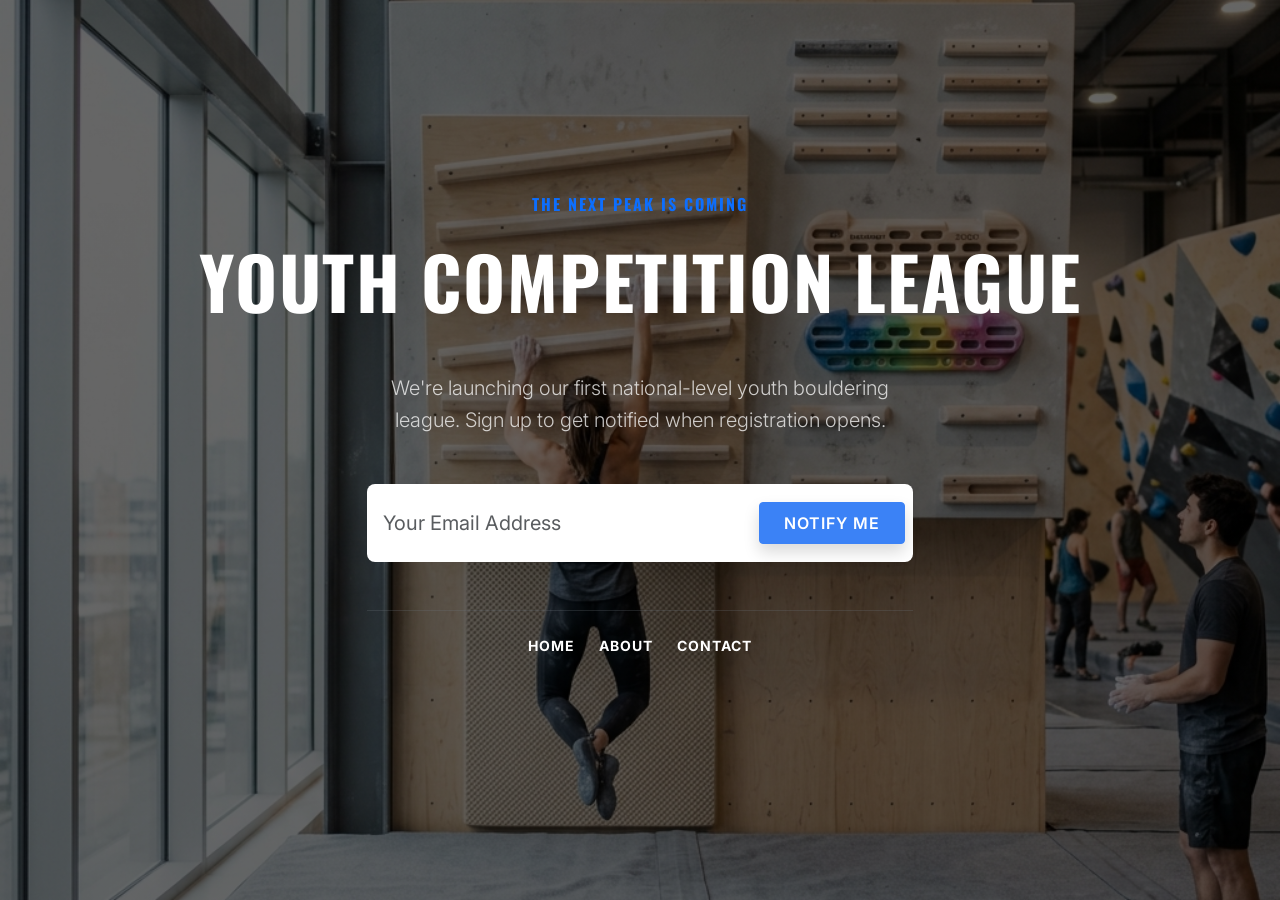
<file: coming-soon.html>
﻿<!DOCTYPE html>
<html lang="en" dir="ltr" data-theme="light">
<head>
    <meta charset="UTF-8">
    <meta name="viewport" content="width=device-width, initial-scale=1.0">
    <title>Coming Soon | New Summit Programs</title>
    <link rel="icon" href="assets/images/favicon.svg" type="image/svg+xml">
    <link rel="apple-touch-icon" href="assets/images/favicon.svg">
    <link href="https://cdn.jsdelivr.net/npm/bootstrap@5.3.0/dist/css/bootstrap.min.css" rel="stylesheet">
    <link rel="stylesheet" href="https://cdn.jsdelivr.net/npm/bootstrap-icons@1.11.0/font/bootstrap-icons.css">
    <link rel="stylesheet" href="assets/css/style.css">
    <style>
        .coming-soon-bg { min-height: 100vh; display: flex; align-items: center; justify-content: center; background: linear-gradient(rgba(0,0,0,0.6), rgba(0,0,0,0.6)), url('assets/images/training.png') center/cover; }
    </style>
</head>
<body>

    <div id="preloader"><div class="loader-spinner"></div></div>

    <main class="coming-soon-bg text-white text-center">
        <div class="container">
            <h6 class="text-primary fw-bold text-uppercase ls-2 mb-4">The Next Peak is Coming</h6>
            <h1 class="display-2 fw-bold text-uppercase mb-5">YOUTH COMPETITION LEAGUE</h1>
            
            <div class="row justify-content-center mb-5">
                <div class="col-lg-6">
                    <p class="lead opacity-75 mb-5">We're launching our first national-level youth bouldering league. Sign up to get notified when registration opens.</p>
                    
                    <form class="position-relative mb-4">
                        <input type="email" class="form-control form-control-lg border-0 py-4 pe-5" placeholder="Your Email Address">
                        <button class="btn btn-primary position-absolute top-50 end-0 translate-middle-y me-2 px-4 py-2 shadow" type="submit">NOTIFY ME</button>
                    </form>
                    
                    <div class="d-flex justify-content-center gap-4 mt-5 pt-4 border-top border-secondary border-opacity-25">
                         <a href="index.html" class="text-white text-decoration-none small text-uppercase fw-bold ls-1">Home</a>
                         <a href="about.html" class="text-white text-decoration-none small text-uppercase fw-bold ls-1">About</a>
                         <a href="contact.html" class="text-white text-decoration-none small text-uppercase fw-bold ls-1">Contact</a>
                    </div>
                </div>
            </div>
        </div>
    </main>

    <script src="https://cdn.jsdelivr.net/npm/bootstrap@5.3.0/dist/js/bootstrap.bundle.min.js"></script>
    <script src="assets/js/main.js"></script>
</body>
</html>
</file>
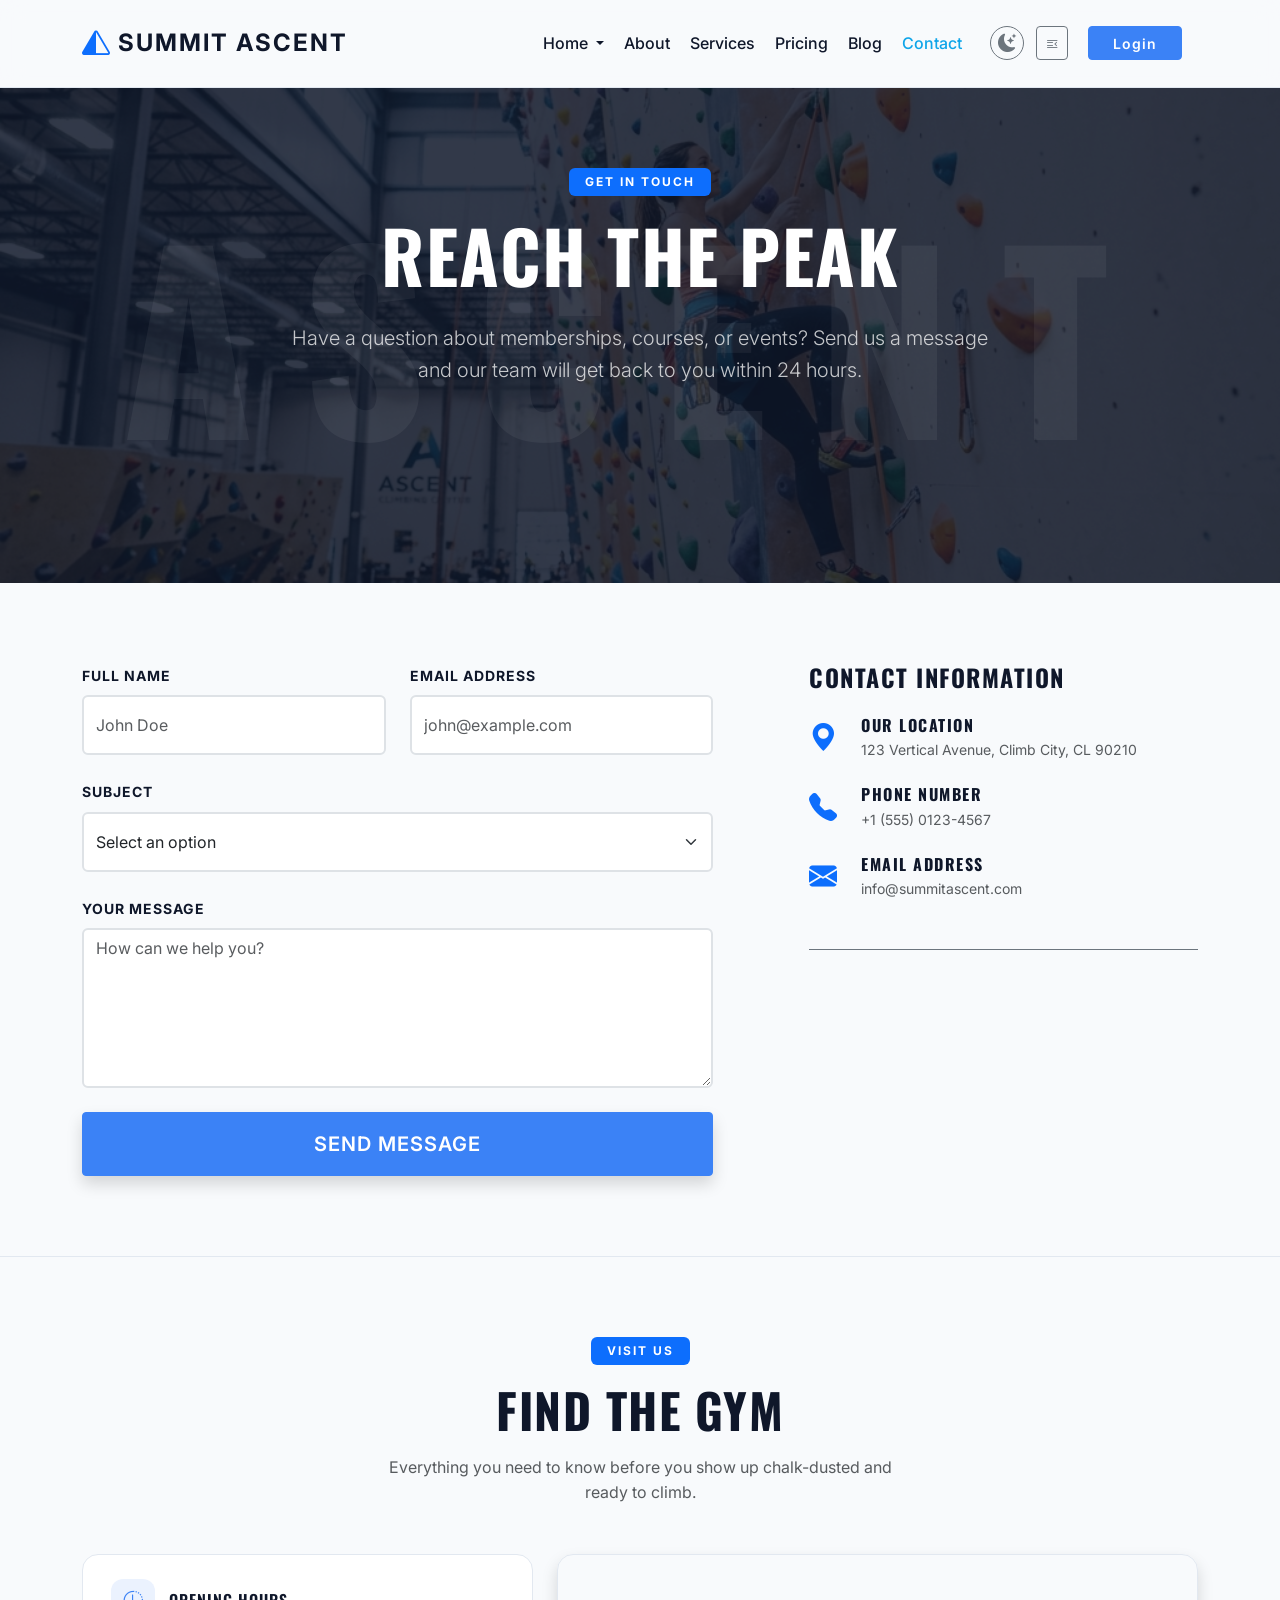
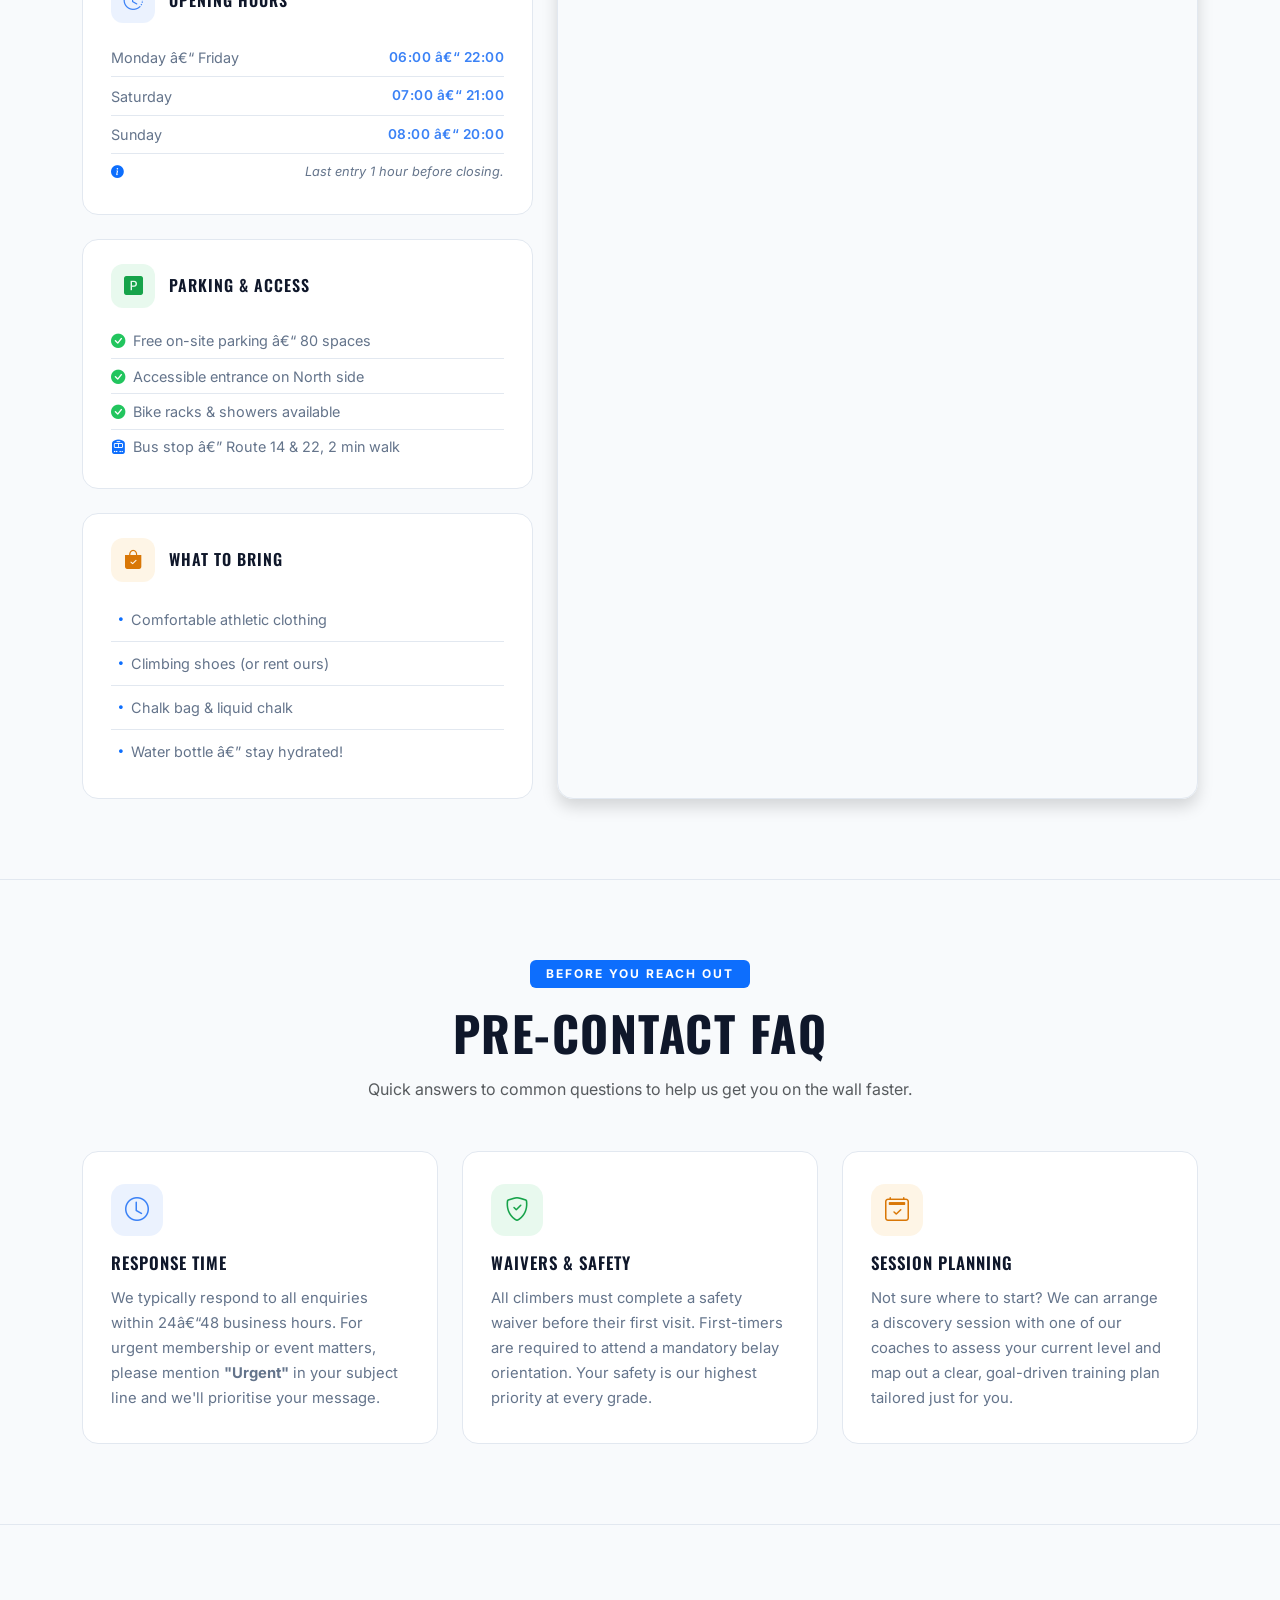
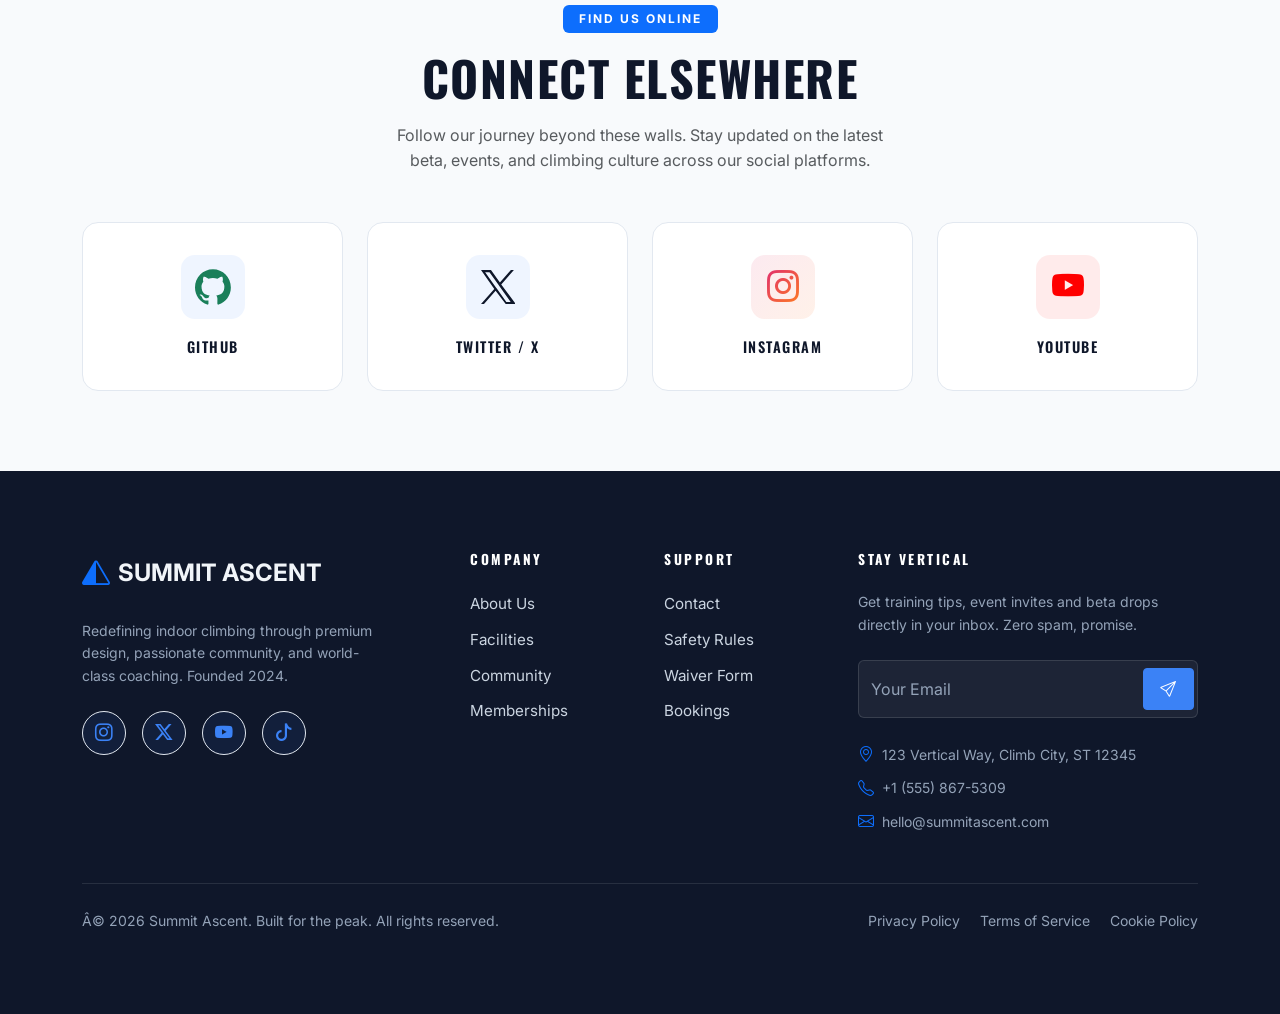
<file: contact.html>
﻿<!DOCTYPE html>
<html lang="en" dir="ltr" data-theme="light">
<head>
    <meta charset="UTF-8">
    <meta name="viewport" content="width=device-width, initial-scale=1.0">
    <title>Contact Us | Summit Ascent</title>
    <link rel="icon" href="assets/images/favicon.svg" type="image/svg+xml">
    <link rel="apple-touch-icon" href="assets/images/favicon.svg">
    <link href="https://cdn.jsdelivr.net/npm/bootstrap@5.3.0/dist/css/bootstrap.min.css" rel="stylesheet">
    <link rel="stylesheet" href="https://cdn.jsdelivr.net/npm/bootstrap-icons@1.11.0/font/bootstrap-icons.css">
    <link rel="stylesheet" href="assets/css/style.css">
    <link rel="stylesheet" href="assets/css/home.css">
    <style>
        /* â”€â”€ Connect Elsewhere Section â”€â”€ */
        .connect-elsewhere-section {
            background-color: var(--bg-light);
            border-top: 1px solid var(--border-color);
        }

        .connect-card {
            border-radius: 16px;
            border: 1px solid var(--border-color);
            background-color: var(--white);
            transition: transform 0.25s ease, box-shadow 0.25s ease, border-color 0.25s ease;
            overflow: hidden;
        }

        .connect-card:hover {
            transform: translateY(-6px);
            box-shadow: 0 16px 40px rgba(0, 0, 0, 0.12);
            border-color: var(--primary-color);
        }

        [data-theme="dark"] .connect-card {
            background-color: #0f172a;
            border-color: #1e293b;
        }

        [data-theme="dark"] .connect-card:hover {
            border-color: var(--primary-color);
            box-shadow: 0 16px 40px rgba(59, 130, 246, 0.15);
        }

        .connect-card-inner {
            display: flex;
            flex-direction: column;
            align-items: center;
            justify-content: center;
            padding: 2rem 1rem;
            gap: 1rem;
        }

        .connect-icon-wrap {
            width: 64px;
            height: 64px;
            display: flex;
            align-items: center;
            justify-content: center;
            border-radius: 14px;
            background-color: rgba(59, 130, 246, 0.08);
            transition: background-color 0.25s ease;
        }

        .connect-card:hover .connect-icon-wrap {
            background-color: rgba(59, 130, 246, 0.15);
        }

        /* GitHub SVG */
        #connect-github .connect-svg {
            width: 36px;
            height: 36px;
            fill: #1a7f5a;
        }

        /* Twitter/X SVG */
        #connect-twitter .connect-svg {
            width: 34px;
            height: 34px;
            fill: #0f172a;
        }

        [data-theme="dark"] #connect-twitter .connect-svg {
            fill: #e2e8f0;
        }

        /* Bootstrap Icon sizing */
        .connect-bi-icon {
            font-size: 2rem;
            line-height: 1;
        }

        /* Instagram gradient icon */
        .connect-icon-instagram {
            background: linear-gradient(135deg, rgba(225,48,108,0.1), rgba(253,121,36,0.1));
        }
        .connect-card:hover .connect-icon-instagram {
            background: linear-gradient(135deg, rgba(225,48,108,0.18), rgba(253,121,36,0.18));
        }
        #connect-instagram .connect-bi-icon {
            background: linear-gradient(135deg, #e1306c, #fd7924);
            -webkit-background-clip: text;
            -webkit-text-fill-color: transparent;
            background-clip: text;
        }

        /* YouTube red icon */
        .connect-icon-youtube {
            background-color: rgba(255, 0, 0, 0.08);
        }
        .connect-card:hover .connect-icon-youtube {
            background-color: rgba(255, 0, 0, 0.15);
        }
        #connect-youtube .connect-bi-icon {
            color: #ff0000;
        }

        .connect-label {
            font-family: 'Oswald', sans-serif;
            font-size: 0.9rem;
            font-weight: 600;
            letter-spacing: 1.5px;
            text-transform: uppercase;
            color: var(--text-dark);
        }

        [data-theme="dark"] .connect-label {
            color: #e2e8f0;
        }

        /* â”€â”€ Find the Gym Section â”€â”€ */
        .find-us-section {
            background-color: var(--bg-light);
            border-top: 1px solid var(--border-color);
        }

        .find-us-card {
            background-color: var(--white);
            border: 1px solid var(--border-color);
            border-radius: 16px;
            padding: 1.5rem 1.75rem;
            transition: transform 0.25s ease, box-shadow 0.25s ease, border-color 0.25s ease;
        }

        .find-us-card:hover {
            transform: translateY(-4px);
            box-shadow: 0 16px 40px rgba(0,0,0,0.09);
            border-color: var(--primary-color);
        }

        [data-theme="dark"] .find-us-card {
            background-color: #0f172a;
            border-color: #1e293b;
        }

        [data-theme="dark"] .find-us-card:hover {
            border-color: var(--primary-color);
        }

        .find-us-card-header {
            display: flex;
            align-items: center;
            gap: 0.85rem;
            margin-bottom: 1rem;
        }

        .find-us-icon {
            display: inline-flex;
            align-items: center;
            justify-content: center;
            width: 44px;
            height: 44px;
            border-radius: 12px;
            background-color: rgba(59,130,246,0.1);
            color: var(--primary-color);
            font-size: 1.2rem;
            flex-shrink: 0;
            transition: transform 0.2s ease;
        }

        .find-us-card:hover .find-us-icon {
            transform: scale(1.1);
        }

        .find-us-icon--green {
            background-color: rgba(34,197,94,0.1);
            color: #16a34a;
        }

        .find-us-icon--amber {
            background-color: rgba(245,158,11,0.1);
            color: #d97706;
        }

        .find-us-card-title {
            font-family: 'Oswald', sans-serif;
            font-size: 1rem;
            font-weight: 600;
            letter-spacing: 1px;
            text-transform: uppercase;
            color: var(--text-dark);
            margin: 0;
        }

        [data-theme="dark"] .find-us-card-title {
            color: #f1f5f9;
        }

        /* Hours list */
        .find-us-hours li {
            display: flex;
            justify-content: space-between;
            align-items: center;
            padding: 0.45rem 0;
            border-bottom: 1px solid var(--border-color);
            font-size: 0.9rem;
            color: var(--text-muted);
        }

        .find-us-hours li:last-child {
            border-bottom: none;
        }

        .find-us-time {
            font-weight: 600;
            color: var(--primary-color);
            font-size: 0.85rem;
            letter-spacing: 0.5px;
        }

        .find-us-note {
            font-size: 0.8rem !important;
            color: var(--text-muted) !important;
            font-style: italic;
            padding-top: 0.5rem !important;
            border-bottom: none !important;
        }

        /* Access rows */
        .find-us-access-row {
            display: flex;
            align-items: center;
            padding: 0.35rem 0;
            font-size: 0.9rem;
            color: var(--text-muted);
            border-bottom: 1px solid var(--border-color);
        }

        .find-us-access-row:last-child {
            border-bottom: none;
        }

        /* Map container */
        .find-us-map-wrap {
            height: 100%;
            min-height: 480px;
            border: 1px solid var(--border-color);
        }

        [data-theme="dark"] .find-us-map-wrap {
            border-color: #1e293b;
        }

        /* â”€â”€ Pre-Contact FAQ Section â”€â”€ */
        .pre-faq-section {
            background-color: var(--bg-light);
            border-top: 1px solid var(--border-color);
        }

        .pre-faq-card {
            background-color: var(--white);
            border: 1px solid var(--border-color);
            border-radius: 16px;
            padding: 2rem 1.75rem;
            transition: transform 0.25s ease, box-shadow 0.25s ease, border-color 0.25s ease;
        }

        .pre-faq-card:hover {
            transform: translateY(-6px);
            box-shadow: 0 20px 48px rgba(0, 0, 0, 0.10);
            border-color: var(--primary-color);
        }

        [data-theme="dark"] .pre-faq-card {
            background-color: #0f172a;
            border-color: #1e293b;
        }

        [data-theme="dark"] .pre-faq-card:hover {
            border-color: var(--primary-color);
            box-shadow: 0 20px 48px rgba(59, 130, 246, 0.12);
        }

        /* Icon bubble */
        .pre-faq-icon {
            display: inline-flex;
            align-items: center;
            justify-content: center;
            width: 52px;
            height: 52px;
            border-radius: 14px;
            background-color: rgba(59, 130, 246, 0.1);
            color: var(--primary-color);
            font-size: 1.5rem;
            margin-bottom: 1.1rem;
            transition: background-color 0.25s ease, transform 0.25s ease;
        }

        .pre-faq-card:hover .pre-faq-icon {
            background-color: rgba(59, 130, 246, 0.18);
            transform: scale(1.08);
        }

        /* Green variant â€” Waivers & Safety */
        .pre-faq-icon--green {
            background-color: rgba(34, 197, 94, 0.1);
            color: #16a34a;
        }
        .pre-faq-card:hover .pre-faq-icon--green {
            background-color: rgba(34, 197, 94, 0.18);
        }

        /* Amber variant â€” Session Planning */
        .pre-faq-icon--amber {
            background-color: rgba(245, 158, 11, 0.1);
            color: #d97706;
        }
        .pre-faq-card:hover .pre-faq-icon--amber {
            background-color: rgba(245, 158, 11, 0.18);
        }

        .pre-faq-title {
            font-family: 'Oswald', sans-serif;
            font-size: 1.05rem;
            font-weight: 600;
            letter-spacing: 1px;
            text-transform: uppercase;
            color: var(--text-dark);
            margin-bottom: 0.75rem;
        }

        [data-theme="dark"] .pre-faq-title {
            color: #f1f5f9;
        }

        .pre-faq-text {
            font-size: 0.925rem;
            color: var(--text-muted);
            line-height: 1.7;
            margin-bottom: 0;
        }

        @media (min-width: 768px) and (max-width: 991px) {
            .pre-faq-section .row > div:nth-child(3) {
                display: flex;
                justify-content: center;
            }

            .pre-faq-section .pre-faq-card {
                width: min(360px, 100%);
            }
        }

        /* â”€â”€ Social icon fix: light mode (outside dark footer) â”€â”€ */
        [data-theme="light"] .footer-social {
            background: rgba(59, 130, 246, 0.08);
            border: 1px solid var(--border-color);
            color: var(--primary-color);
        }

        [data-theme="light"] .footer-social:hover {
            background: var(--primary-color);
            color: #ffffff;
            border-color: var(--primary-color);
            box-shadow: 0 6px 16px rgba(59, 130, 246, 0.35);
            transform: translateY(-4px);
        }
    </style>
</head>
<body>

    <div id="preloader"><div class="loader-spinner"></div></div>

    <!-- Header / Navbar -->
    <nav class="navbar navbar-expand-lg navbar-sticky py-3" id="mainNav">
        <div class="container">
            <a class="navbar-brand d-flex align-items-center" href="index.html">
                <i class="bi bi-triangle-half me-2 fs-3 text-primary"></i>
                <span class="fw-bold fs-4 text-uppercase letter-space">Summit Ascent</span>
            </a>

            <button class="navbar-toggler border-0" type="button" data-bs-toggle="offcanvas" data-bs-target="#offcanvasNavbar">
                <span class="navbar-toggler-icon"></span>
            </button>

            <div class="offcanvas offcanvas-end" tabindex="-1" id="offcanvasNavbar">
                <div class="offcanvas-header border-bottom">
                    <div class="d-flex align-items-center">
                        <i class="bi bi-triangle-half me-2 fs-4 text-primary"></i>
                        <h5 class="offcanvas-title fw-bold mb-0">SUMMIT ASCENT</h5>
                    </div>
                    <button type="button" class="btn-close" data-bs-dismiss="offcanvas"></button>
                </div>
                <div class="offcanvas-body">
                    <ul class="navbar-nav justify-content-end flex-grow-1 pe-3 align-items-center gap-1">
                        <li class="nav-item dropdown">
                            <a class="nav-link dropdown-toggle" href="#" role="button" data-bs-toggle="dropdown" aria-expanded="false">
                                Home
                            </a>
                            <ul class="dropdown-menu">
                                <li><a class="dropdown-item" href="index.html">Home V1 â€” Classic</a></li>
                                <li><a class="dropdown-item" href="home-v2.html">Home V2 â€” Interactive</a></li>
                            </ul>
                        </li>
                        <li class="nav-item"><a class="nav-link" href="about.html">About</a></li>
                        <li class="nav-item"><a class="nav-link" href="services.html">Services</a></li>
                        <li class="nav-item"><a class="nav-link" href="pricing.html">Pricing</a></li>
                        <li class="nav-item"><a class="nav-link" href="blog.html">Blog</a></li>
                        <li class="nav-item"><a class="nav-link active" href="contact.html">Contact</a></li>

                        <!-- Toggles -->
                        <li class="nav-item ms-lg-3">
                            <button class="btn btn-sm btn-outline-secondary theme-toggle-btn px-2" id="theme-toggle" aria-pressed="false" aria-label="Toggle theme"><i class="bi bi-moon-stars"></i></button>
                        </li>
                        <li class="nav-item ms-lg-2">
                            <button class="btn btn-sm btn-outline-secondary px-2" id="rtl-toggle" aria-label="Toggle RTL"><i class="bi bi-text-indent-right"></i></button>
                        </li>
                        <li class="nav-item ms-lg-3">
                            <a class="btn btn-primary btn-sm px-4" href="login.html">Login</a>
                        </li>
                    </ul>
                </div>
            </div>
        </div>
    </nav>

    <main>
        <!-- Contact Hero -->
        <section class="section-padding bg-dark text-white position-relative overflow-hidden" style="min-height: 55vh; background: url('assets/images/climbing-lead-hq.png') center/cover no-repeat;">
            <div class="hero-overlay" style="position: absolute; inset: 0; background: rgba(15, 23, 42, 0.85); z-index: 0;"></div>
            <div class="container h-100 d-flex align-items-center justify-content-center position-relative" style="z-index: 1;">
                <div class="col-lg-8 text-center">
                    <span class="badge bg-primary px-3 py-2 text-uppercase mb-3 ls-2">Get in Touch</span>
                    <h1 class="display-2 fw-bold text-uppercase mb-4">REACH THE PEAK</h1>
                    <p class="lead opacity-75 mx-auto mb-0" style="max-width: 700px;">Have a question about memberships, courses, or events? Send us a message and our team will get back to you within 24 hours.</p>
                </div>
            </div>
            <!-- Background Watermark -->
            <div class="position-absolute top-50 start-50 translate-middle w-100 opacity-05 pe-none">
                <h2 class="display-1 fw-bold text-uppercase text-center" style="font-size: 15rem; letter-spacing: 50px;">ASCENT</h2>
            </div>
        </section>

        <!-- Contact Content -->
        <section class="section-padding">
            <div class="container">
                <div class="row g-5">
                    <!-- Contact Form Column -->
                    <div class="col-lg-7">
                        
                        <form action="https://formspree.io/f/placeholder" method="POST" class="needs-validation" novalidate>
                            <div class="row g-4">
                                <div class="col-md-6">
                                    <label class="form-label fw-bold small text-uppercase ls-1">Full Name</label>
                                    <input type="text" name="name" class="form-control py-3 border-2" placeholder="John Doe" required>
                                    <div class="invalid-feedback">Please enter your name.</div>
                                </div>
                                <div class="col-md-6">
                                    <label class="form-label fw-bold small text-uppercase ls-1">Email Address</label>
                                    <input type="email" name="email" class="form-control py-3 border-2" placeholder="john@example.com" required>
                                    <div class="invalid-feedback">Please provide a valid email.</div>
                                </div>
                                <div class="col-12">
                                    <label class="form-label fw-bold small text-uppercase ls-1">Subject</label>
                                    <select class="form-select py-3 border-2" required>
                                        <option value="" selected disabled>Select an option</option>
                                        <option value="membership">Membership Inquiry</option>
                                        <option value="classes">Class Booking</option>
                                        <option value="events">Corporate Events</option>
                                        <option value="other">Other</option>
                                    </select>
                                    <div class="invalid-feedback">Please select a subject.</div>
                                </div>
                                <div class="col-12">
                                    <label class="form-label fw-bold small text-uppercase ls-1">Your Message</label>
                                    <textarea name="message" class="form-control border-2" rows="6" placeholder="How can we help you?" required></textarea>
                                    <div class="invalid-feedback">Please enter your message.</div>
                                </div>
                                <div class="col-12">
                                    <button type="submit" class="btn btn-primary btn-lg w-100 py-3 shadow">SEND MESSAGE</button>
                                </div>
                            </div>
                        </form>
                    </div>

                    <!-- Contact Info Column -->
                    <div class="col-lg-5">
                        <div class="ps-lg-5">
                            <div class="mb-5 pb-5 border-bottom border-secondary bg-opacity-10">
                                <h4 class="fw-bold mb-4">CONTACT INFORMATION</h4>
                                <div class="d-flex mb-4">
                                    <i class="bi bi-geo-alt-fill text-primary fs-3 me-4"></i>
                                    <div>
                                        <h6 class="fw-bold mb-1">Our Location</h6>
                                        <p class="text-muted small mb-0">123 Vertical Avenue, Climb City, CL 90210</p>
                                    </div>
                                </div>
                                <div class="d-flex mb-4">
                                    <i class="bi bi-telephone-fill text-primary fs-3 me-4"></i>
                                    <div>
                                        <h6 class="fw-bold mb-1">Phone Number</h6>
                                        <p class="text-muted small mb-0">+1 (555) 0123-4567</p>
                                    </div>
                                </div>
                                <div class="d-flex">
                                    <i class="bi bi-envelope-fill text-primary fs-3 me-4"></i>
                                    <div>
                                        <h6 class="fw-bold mb-1">Email Address</h6>
                                        <p class="text-muted small mb-0">info@summitascent.com</p>
                                    </div>
                                </div>
                            </div>

                        </div>
                    </div>
                </div>
            </div>
        </section>

        <!-- Find the Gym Section -->
        <section class="find-us-section section-padding">
            <div class="container">
                <div class="text-center mb-5">
                    <span class="badge bg-primary px-3 py-2 text-uppercase mb-3 ls-2">Visit Us</span>
                    <h2 class="fw-bold display-5 mb-3">Find the Gym</h2>
                    <p class="text-muted mx-auto" style="max-width:520px;">Everything you need to know before you show up chalk-dusted and ready to climb.</p>
                </div>

                <div class="row g-4 align-items-stretch">

                    <!-- Left: Info Cards -->
                    <div class="col-lg-5">
                        <div class="d-flex flex-column gap-4 h-100">

                            <!-- Opening Hours -->
                            <div class="find-us-card">
                                <div class="find-us-card-header">
                                    <div class="find-us-icon">
                                        <i class="bi bi-clock-history"></i>
                                    </div>
                                    <h5 class="find-us-card-title">Opening Hours</h5>
                                </div>
                                <ul class="find-us-hours list-unstyled mb-0">
                                    <li>
                                        <span>Monday â€“ Friday</span>
                                        <span class="find-us-time">06:00 â€“ 22:00</span>
                                    </li>
                                    <li>
                                        <span>Saturday</span>
                                        <span class="find-us-time">07:00 â€“ 21:00</span>
                                    </li>
                                    <li>
                                        <span>Sunday</span>
                                        <span class="find-us-time">08:00 â€“ 20:00</span>
                                    </li>
                                    <li class="find-us-note">
                                        <i class="bi bi-info-circle-fill me-1 text-primary"></i>
                                        Last entry 1 hour before closing.
                                    </li>
                                </ul>
                            </div>

                            <!-- Parking & Access -->
                            <div class="find-us-card">
                                <div class="find-us-card-header">
                                    <div class="find-us-icon find-us-icon--green">
                                        <i class="bi bi-p-square-fill"></i>
                                    </div>
                                    <h5 class="find-us-card-title">Parking &amp; Access</h5>
                                </div>
                                <ul class="list-unstyled mb-0">
                                    <li class="find-us-access-row"><i class="bi bi-check-circle-fill text-success me-2"></i>Free on-site parking â€“ 80 spaces</li>
                                    <li class="find-us-access-row"><i class="bi bi-check-circle-fill text-success me-2"></i>Accessible entrance on North side</li>
                                    <li class="find-us-access-row"><i class="bi bi-check-circle-fill text-success me-2"></i>Bike racks &amp; showers available</li>
                                    <li class="find-us-access-row"><i class="bi bi-train-front-fill text-primary me-2"></i>Bus stop â€” Route 14 &amp; 22, 2 min walk</li>
                                </ul>
                            </div>

                            <!-- What to Bring -->
                            <div class="find-us-card">
                                <div class="find-us-card-header">
                                    <div class="find-us-icon find-us-icon--amber">
                                        <i class="bi bi-bag-check-fill"></i>
                                    </div>
                                    <h5 class="find-us-card-title">What to Bring</h5>
                                </div>
                                <ul class="list-unstyled mb-0">
                                    <li class="find-us-access-row"><i class="bi bi-dot fs-5 text-primary"></i>Comfortable athletic clothing</li>
                                    <li class="find-us-access-row"><i class="bi bi-dot fs-5 text-primary"></i>Climbing shoes (or rent ours)</li>
                                    <li class="find-us-access-row"><i class="bi bi-dot fs-5 text-primary"></i>Chalk bag &amp; liquid chalk</li>
                                    <li class="find-us-access-row"><i class="bi bi-dot fs-5 text-primary"></i>Water bottle â€” stay hydrated!</li>
                                </ul>
                            </div>

                        </div>
                    </div>

                    <!-- Right: Map -->
                    <div class="col-lg-7">
                        <div class="find-us-map-wrap rounded-4 overflow-hidden shadow">
                            <iframe
                                src="https://www.google.com/maps/embed?pb=!1m18!1m12!1m3!1d3148.6080562304!2d-119.5937216!3d37.7425667!2m3!1f0!2f0!3f0!3m2!1i1024!2i768!4f13.1!3m3!1m2!1s0x8096f21a5cf8f541%3A0xe54fb141d8e137f8!2sEl%20Capitan!5e0!3m2!1sen!2sus!4v1711960000000!5m2!1sen!2sus"
                                width="100%"
                                height="100%"
                                style="border:0; display:block;"
                                allowfullscreen=""
                                loading="lazy"
                                referrerpolicy="no-referrer-when-downgrade"
                                title="Summit Ascent Climbing Gym Location">
                            </iframe>
                        </div>
                    </div>

                </div>
            </div>
        </section>
    </main>

    <!-- Pre-Contact FAQ Section -->
    <section class="pre-faq-section section-padding">
        <div class="container">
            <div class="text-center mb-5">
                <span class="badge bg-primary px-3 py-2 text-uppercase mb-3 ls-2">Before You Reach Out</span>
                <h2 class="fw-bold display-5 mb-3">Pre-Contact FAQ</h2>
                <p class="text-muted mx-auto" style="max-width:560px;">Quick answers to common questions to help us get you on the wall faster.</p>
            </div>

            <div class="row g-4">

                <!-- Card 1: Response Time -->
                <div class="col-md-6 col-lg-4 offset-md-3 offset-lg-0">
                    <div class="pre-faq-card h-100">
                        <div class="pre-faq-icon">
                            <i class="bi bi-clock"></i>
                        </div>
                        <h5 class="pre-faq-title">Response Time</h5>
                        <p class="pre-faq-text">We typically respond to all enquiries within 24â€“48 business hours. For urgent membership or event matters, please mention <strong>"Urgent"</strong> in your subject line and we'll prioritise your message.</p>
                    </div>
                </div>

                <!-- Card 2: Waivers & Safety -->
                <div class="col-md-6 col-lg-4">
                    <div class="pre-faq-card h-100">
                        <div class="pre-faq-icon pre-faq-icon--green">
                            <i class="bi bi-shield-check"></i>
                        </div>
                        <h5 class="pre-faq-title">Waivers &amp; Safety</h5>
                        <p class="pre-faq-text">All climbers must complete a safety waiver before their first visit. First-timers are required to attend a mandatory belay orientation. Your safety is our highest priority at every grade.</p>
                    </div>
                </div>

                <!-- Card 3: Session Planning -->
                <div class="col-md-6 col-lg-4">
                    <div class="pre-faq-card h-100">
                        <div class="pre-faq-icon pre-faq-icon--amber">
                            <i class="bi bi-calendar2-check"></i>
                        </div>
                        <h5 class="pre-faq-title">Session Planning</h5>
                        <p class="pre-faq-text">Not sure where to start? We can arrange a discovery session with one of our coaches to assess your current level and map out a clear, goal-driven training plan tailored just for you.</p>
                    </div>
                </div>

            </div>
        </div>
    </section>

    <!-- Connect Elsewhere Section -->
    <section class="connect-elsewhere-section section-padding">
        <div class="container">
            <div class="text-center mb-5">
                <span class="badge bg-primary px-3 py-2 text-uppercase mb-3 ls-2" style="letter-spacing:2px;">Find Us Online</span>
                <h2 class="fw-bold display-5 mb-3">Connect Elsewhere</h2>
                <p class="text-muted mx-auto" style="max-width:520px;">Follow our journey beyond these walls. Stay updated on the latest beta, events, and climbing culture across our social platforms.</p>
            </div>

            <div class="row g-4 justify-content-center">

                <!-- GitHub Card -->
                <div class="col-6 col-md-4 col-lg-3">
                    <a href="https://github.com" target="_blank" rel="noopener noreferrer" class="connect-card d-block text-decoration-none" id="connect-github">
                        <div class="connect-card-inner">
                            <div class="connect-icon-wrap">
                                <svg xmlns="http://www.w3.org/2000/svg" viewBox="0 0 98 96" class="connect-svg" aria-hidden="true">
                                    <path fill-rule="evenodd" clip-rule="evenodd" d="M48.854 0C21.839 0 0 22 0 49.217c0 21.756 13.993 40.172 33.405 46.69 2.427.49 3.316-1.059 3.316-2.362 0-1.141-.08-5.052-.08-9.127-13.59 2.934-16.42-5.867-16.42-5.867-2.184-5.704-5.42-7.17-5.42-7.17-4.448-3.015.324-3.015.324-3.015 4.934.326 7.523 5.052 7.523 5.052 4.367 7.496 11.404 5.378 14.235 4.074.404-3.178 1.699-5.378 3.074-6.6-10.839-1.141-22.243-5.378-22.243-24.283 0-5.378 1.94-9.778 5.014-13.2-.485-1.222-2.184-6.275.486-13.038 0 0 4.125-1.304 13.426 5.052a46.97 46.97 0 0 1 12.214-1.63c4.125 0 8.33.571 12.213 1.63 9.302-6.356 13.427-5.052 13.427-5.052 2.67 6.763.97 11.816.485 13.038 3.155 3.422 5.015 7.822 5.015 13.2 0 18.905-11.404 23.06-22.324 24.283 1.78 1.548 3.316 4.481 3.316 9.126 0 6.6-.08 11.897-.08 13.526 0 1.304.89 2.853 3.316 2.364 19.412-6.52 33.405-24.935 33.405-46.691C97.707 22 75.788 0 48.854 0z"/>
                                </svg>
                            </div>
                            <span class="connect-label">GitHub</span>
                        </div>
                    </a>
                </div>

                <!-- Twitter / X Card -->
                <div class="col-6 col-md-4 col-lg-3">
                    <a href="https://x.com" target="_blank" rel="noopener noreferrer" class="connect-card d-block text-decoration-none" id="connect-twitter">
                        <div class="connect-card-inner">
                            <div class="connect-icon-wrap">
                                <svg xmlns="http://www.w3.org/2000/svg" viewBox="0 0 300 300" class="connect-svg" aria-hidden="true">
                                    <path d="M178.57 127.15 290.27 0h-26.46l-97.03 110.38L88.11 0H0l117.13 166.93L0 300h26.46l102.4-116.59L218 300h88.11L178.57 127.15Zm-36.26 41.26-11.87-16.61L36.44 19.39H74.7l76.29 106.76 11.87 16.61 99.06 138.64h-38.26L142.31 168.41Z"/>
                                </svg>
                            </div>
                            <span class="connect-label">Twitter / X</span>
                        </div>
                    </a>
                </div>

                <!-- Instagram Card -->
                <div class="col-6 col-md-4 col-lg-3">
                    <a href="https://instagram.com" target="_blank" rel="noopener noreferrer" class="connect-card d-block text-decoration-none" id="connect-instagram">
                        <div class="connect-card-inner">
                            <div class="connect-icon-wrap connect-icon-instagram">
                                <i class="bi bi-instagram connect-bi-icon"></i>
                            </div>
                            <span class="connect-label">Instagram</span>
                        </div>
                    </a>
                </div>

                <!-- YouTube Card -->
                <div class="col-6 col-md-4 col-lg-3">
                    <a href="https://youtube.com" target="_blank" rel="noopener noreferrer" class="connect-card d-block text-decoration-none" id="connect-youtube">
                        <div class="connect-card-inner">
                            <div class="connect-icon-wrap connect-icon-youtube">
                                <i class="bi bi-youtube connect-bi-icon"></i>
                            </div>
                            <span class="connect-label">YouTube</span>
                        </div>
                    </a>
                </div>

            </div>
        </div>
    </section>

    <!-- Footer -->
    <footer class="footer-section section-padding">
        <div class="container">
            <div class="row g-5">
                <div class="col-lg-4">
                    <a class="navbar-brand d-flex align-items-center mb-4" href="index.html">
                        <i class="bi bi-triangle-half me-2 fs-3 text-primary"></i>
                        <span class="fw-bold fs-4 text-uppercase">Summit Ascent</span>
                    </a>
                    <p class="text-muted pe-lg-5 small">Redefining indoor climbing through premium design, passionate community, and world-class coaching. Founded 2024.</p>
                    <div class="d-flex gap-3 mt-4">
                        <a href="#" class="footer-social" aria-label="Instagram"><i class="bi bi-instagram"></i></a>
                        <a href="#" class="footer-social" aria-label="Twitter"><i class="bi bi-twitter-x"></i></a>
                        <a href="#" class="footer-social" aria-label="YouTube"><i class="bi bi-youtube"></i></a>
                        <a href="#" class="footer-social" aria-label="TikTok"><i class="bi bi-tiktok"></i></a>
                    </div>
                </div>
                <div class="col-6 col-lg-2">
                    <h5 class="fw-bold mb-4 footer-title">Company</h5>
                    <ul class="list-unstyled footer-links">
                        <li><a href="about.html">About Us</a></li>
                        <li><a href="services.html">Facilities</a></li>
                        <li><a href="blog.html">Community</a></li>
                        <li><a href="pricing.html">Memberships</a></li>
                    </ul>
                </div>
                <div class="col-6 col-lg-2">
                    <h5 class="fw-bold mb-4 footer-title">Support</h5>
                    <ul class="list-unstyled footer-links">
                        <li><a href="contact.html">Contact</a></li>
                        <li><a href="#">Safety Rules</a></li>
                        <li><a href="#">Waiver Form</a></li>
                        <li><a href="coming-soon.html">Bookings</a></li>
                    </ul>
                </div>
                <div class="col-lg-4">
                    <h5 class="fw-bold mb-4 footer-title">Stay Vertical</h5>
                    <p class="text-muted small mb-4">Get training tips, event invites and beta drops directly in your inbox. Zero spam, promise.</p>
                    <form class="footer-newsletter position-relative" id="newsletter-form">
                        <input type="email" class="form-control py-3 pe-5" placeholder="Your Email" required>
                        <button class="btn btn-primary position-absolute top-50 end-0 translate-middle-y me-1 px-3 py-2" type="submit" aria-label="Subscribe">
                            <i class="bi bi-send"></i>
                        </button>
                    </form>
                    <div class="footer-contact mt-4">
                        <div class="d-flex align-items-center gap-2 mb-2">
                            <i class="bi bi-geo-alt text-primary"></i>
                            <small class="text-muted">123 Vertical Way, Climb City, ST 12345</small>
                        </div>
                        <div class="d-flex align-items-center gap-2 mb-2">
                            <i class="bi bi-telephone text-primary"></i>
                            <small class="text-muted">+1 (555) 867-5309</small>
                        </div>
                        <div class="d-flex align-items-center gap-2">
                            <i class="bi bi-envelope text-primary"></i>
                            <small class="text-muted">hello@summitascent.com</small>
                        </div>
                    </div>
                </div>
            </div>
            <div class="footer-bottom mt-5 pt-4">
                <div class="row align-items-center">
                    <div class="col-md-6">
                        <p class="text-muted small mb-0">Â© 2026 Summit Ascent. Built for the peak. All rights reserved.</p>
                    </div>
                    <div class="col-md-6 text-md-end mt-2 mt-md-0">
                        <a href="#" class="text-muted small me-3">Privacy Policy</a>
                        <a href="#" class="text-muted small me-3">Terms of Service</a>
                        <a href="#" class="text-muted small">Cookie Policy</a>
                    </div>
                </div>
            </div>
        </div>
    </footer>

    <script src="https://cdn.jsdelivr.net/npm/bootstrap@5.3.0/dist/js/bootstrap.bundle.min.js"></script>
    <script src="assets/js/main.js"></script>
    <script src="assets/js/home.js"></script>
    <!-- Back to Top -->
    <button class="back-to-top" id="backToTop" aria-label="Back to top">
        <i class="bi bi-chevron-up"></i>
    </button>
</body>
</html>
</file>
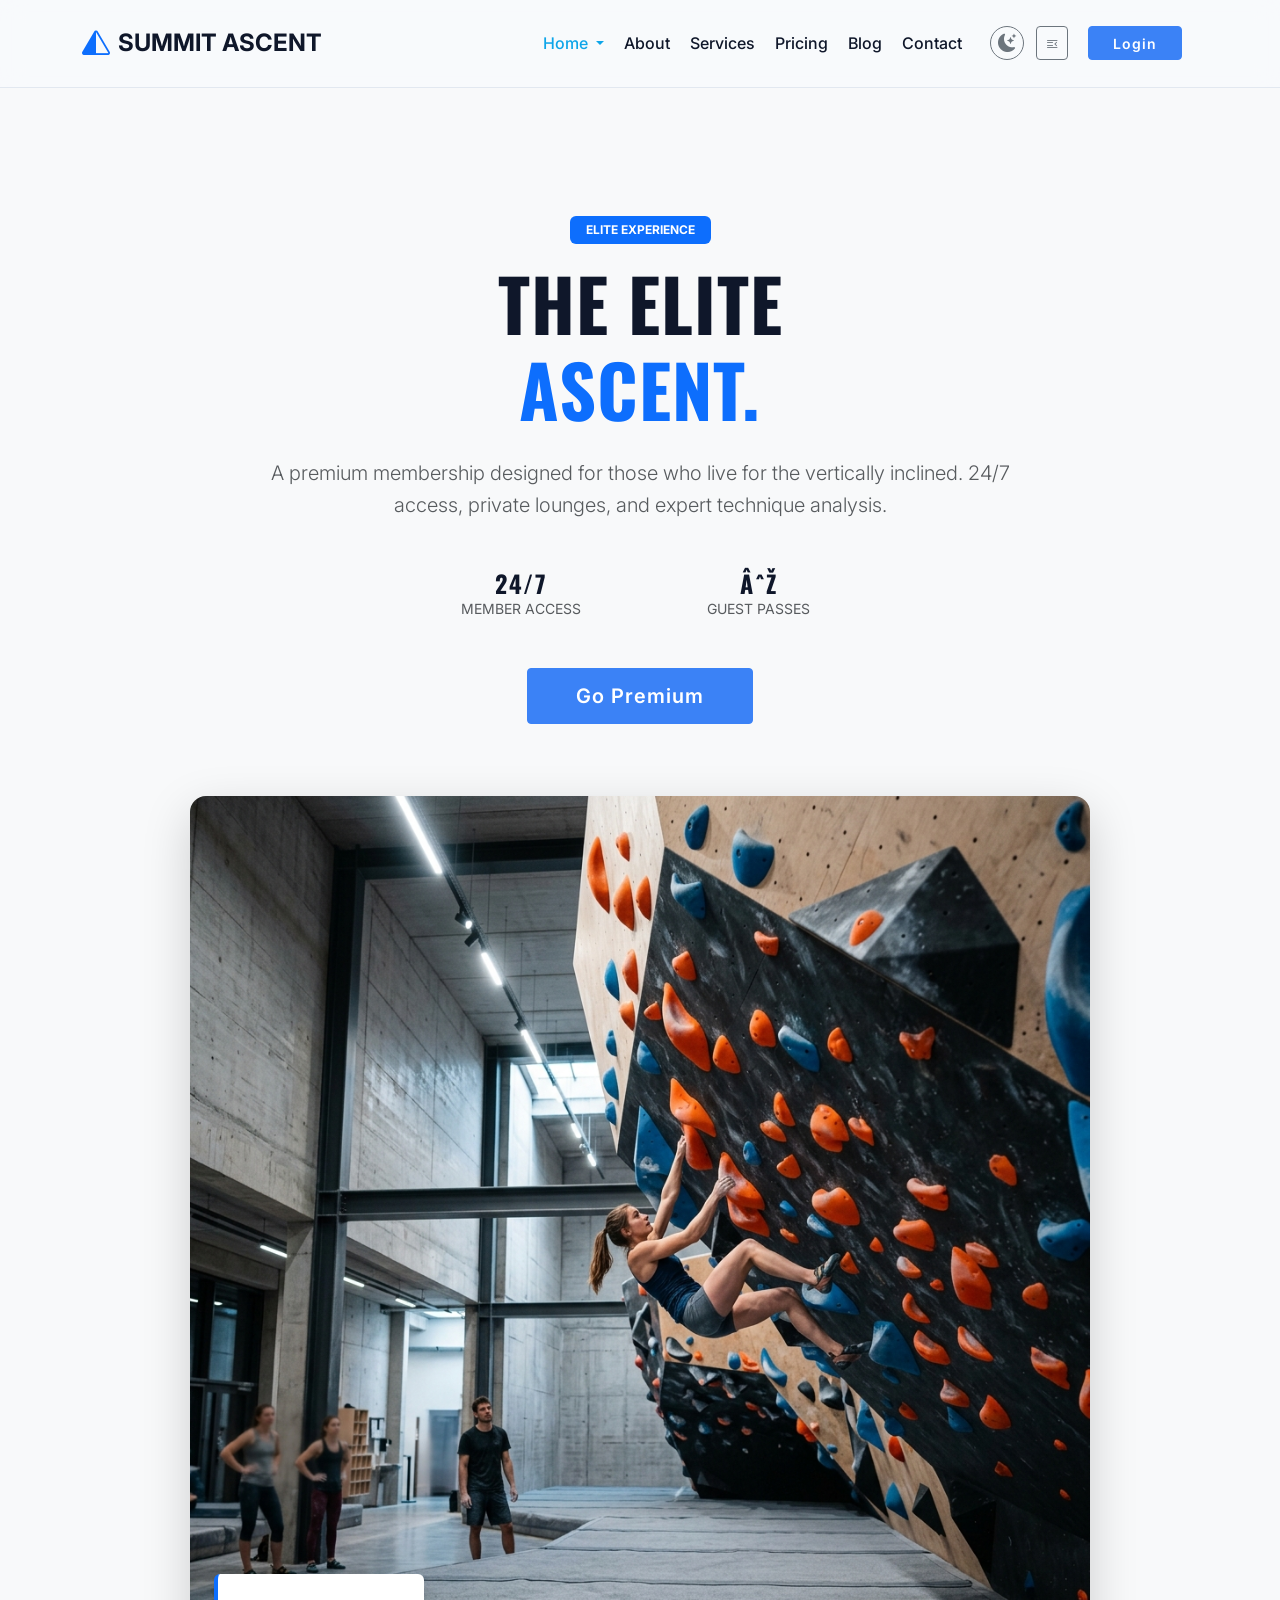
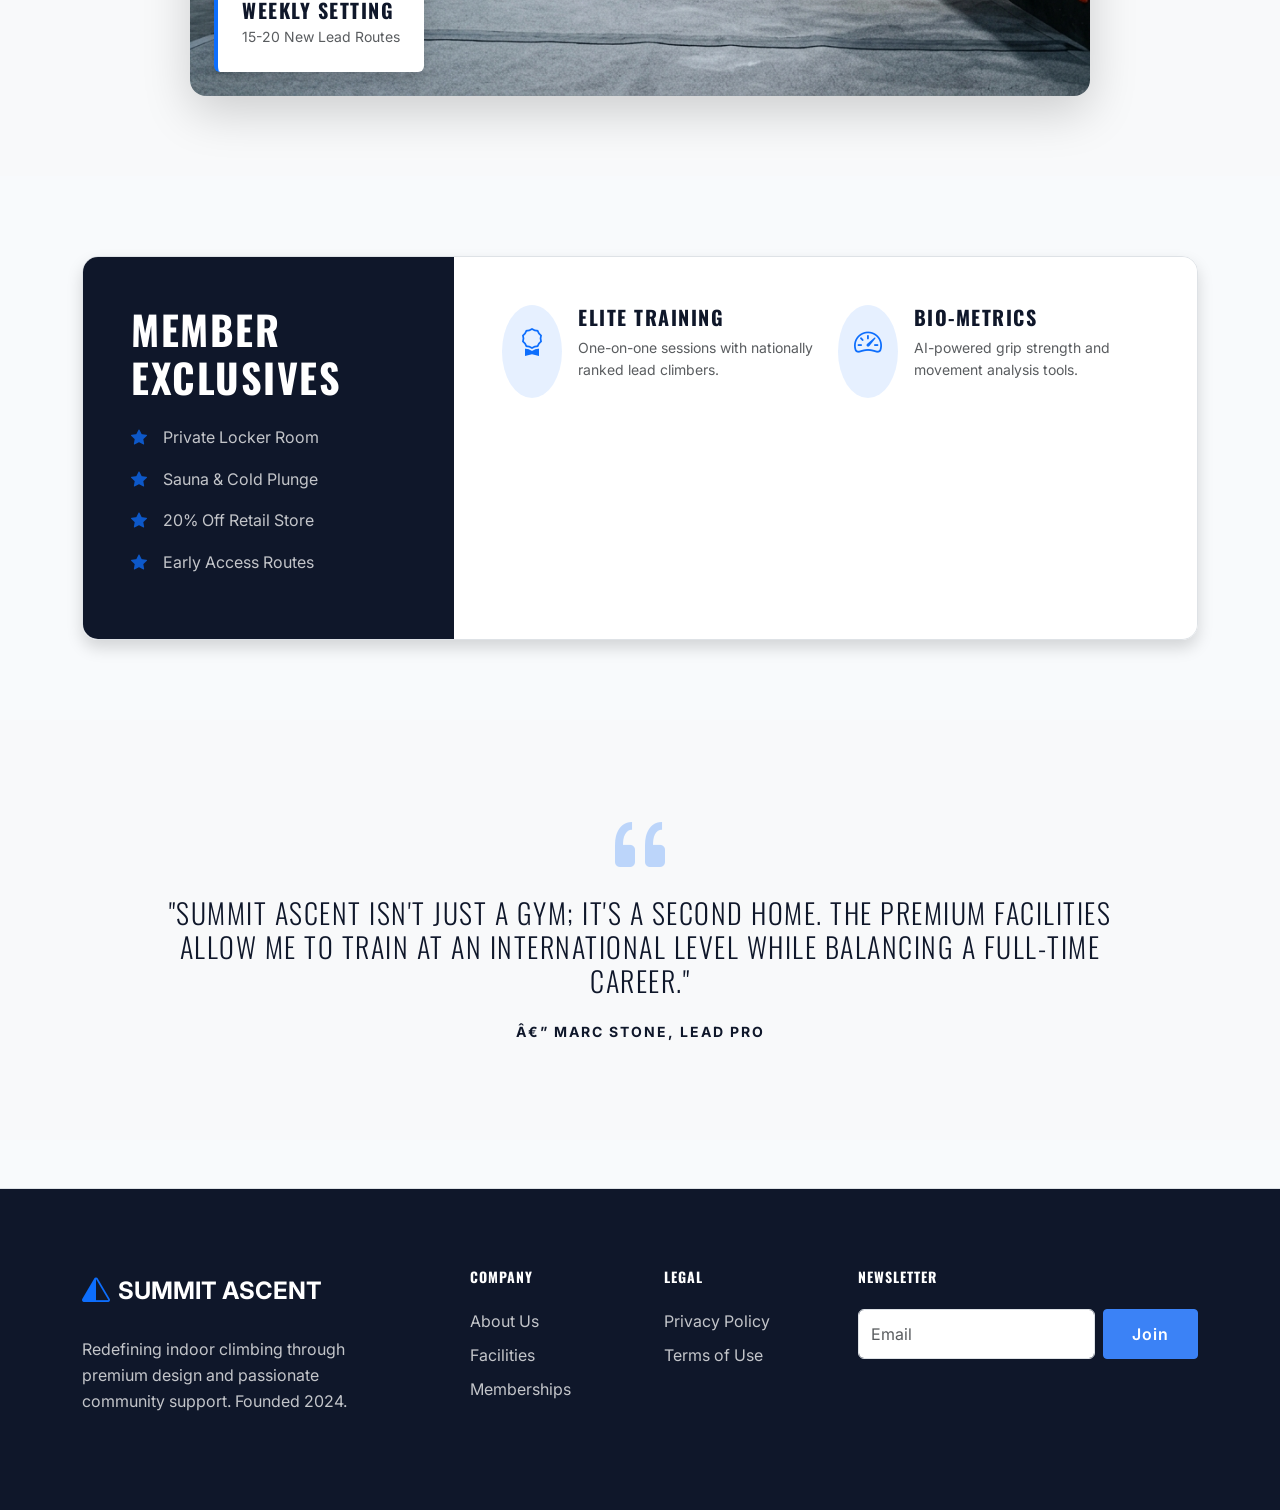
<file: home-premium.html>
﻿<!DOCTYPE html>
<html lang="en" dir="ltr" data-theme="light">
<head>
    <meta charset="UTF-8">
    <meta name="viewport" content="width=device-width, initial-scale=1.0">
    <title>Premium Membership | Summit Ascent Elite</title>
    <link rel="icon" href="assets/images/favicon.svg" type="image/svg+xml">
    <link rel="apple-touch-icon" href="assets/images/favicon.svg">
    <link href="https://cdn.jsdelivr.net/npm/bootstrap@5.3.0/dist/css/bootstrap.min.css" rel="stylesheet">
    <link rel="stylesheet" href="https://cdn.jsdelivr.net/npm/bootstrap-icons@1.11.0/font/bootstrap-icons.css">
    <link rel="stylesheet" href="assets/css/style.css">
</head>
<body>

    <div id="preloader"><div class="loader-spinner"></div></div>

    <!-- Header (Same as Index) -->
    <!-- Header / Navbar -->
    <nav class="navbar navbar-expand-lg navbar-sticky py-3" id="mainNav">
        <div class="container">
            <a class="navbar-brand d-flex align-items-center" href="index.html">
                <i class="bi bi-triangle-half me-2 fs-3 text-primary"></i>
                <span class="fw-bold fs-4 text-uppercase letter-space">Summit Ascent</span>
            </a>

            <button class="navbar-toggler border-0" type="button" data-bs-toggle="offcanvas" data-bs-target="#offcanvasNavbar">
                <span class="navbar-toggler-icon"></span>
            </button>

            <div class="offcanvas offcanvas-end" tabindex="-1" id="offcanvasNavbar">
                <div class="offcanvas-header border-bottom">
                    <div class="d-flex align-items-center">
                        <i class="bi bi-triangle-half me-2 fs-4 text-primary"></i>
                        <h5 class="offcanvas-title fw-bold mb-0">SUMMIT ASCENT</h5>
                    </div>
                    <button type="button" class="btn-close" data-bs-dismiss="offcanvas"></button>
                </div>
                <div class="offcanvas-body">
                    <ul class="navbar-nav justify-content-end flex-grow-1 pe-3 align-items-center gap-1">
                        <li class="nav-item dropdown">
                            <a class="nav-link dropdown-toggle active" href="#" role="button" data-bs-toggle="dropdown" aria-expanded="false">
                                Home
                            </a>
                            <ul class="dropdown-menu">
                                <li><a class="dropdown-item" href="index.html">Home V1 â€” Classic</a></li>
                                <li><a class="dropdown-item" href="home-v2.html">Home V2 â€” Interactive</a></li>
                            </ul>
                        </li>
                        <li class="nav-item"><a class="nav-link" href="about.html">About</a></li>
                        <li class="nav-item"><a class="nav-link" href="services.html">Services</a></li>
                        <li class="nav-item"><a class="nav-link" href="pricing.html">Pricing</a></li>
                        <li class="nav-item"><a class="nav-link" href="blog.html">Blog</a></li>
                        <li class="nav-item"><a class="nav-link" href="contact.html">Contact</a></li>

                        <!-- Toggles -->
                        <li class="nav-item ms-lg-3">
                            <button class="btn btn-sm btn-outline-secondary theme-toggle-btn px-2" id="theme-toggle" aria-pressed="false" aria-label="Toggle theme"><i class="bi bi-moon-stars"></i></button>
                        </li>
                        <li class="nav-item ms-lg-2">
                            <button class="btn btn-sm btn-outline-secondary px-2" id="rtl-toggle" aria-label="Toggle RTL"><i class="bi bi-text-indent-right"></i></button>
                        </li>
                        <li class="nav-item ms-lg-3">
                            <a class="btn btn-primary btn-sm px-4" href="login.html">Login</a>
                        </li>
                    </ul>
                </div>
            </div>
        </div>
    </nav>

    <main>
        <!-- Premium Hero -->
        <section class="section-padding bg-light text-center">
            <div class="container py-5">
                <div class="row justify-content-center">
                    <div class="col-lg-10">
                        <span class="badge bg-primary px-3 py-2 text-uppercase mb-3">Elite Experience</span>
                        <h1 class="display-2 fw-bold text-uppercase mb-4 ls-1">THE ELITE <br><span class="text-primary italic">ASCENT.</span></h1>
                        <p class="lead text-muted mb-5 mx-auto" style="max-width: 800px;">A premium membership designed for those who live for the vertically inclined. 24/7 access, private lounges, and expert technique analysis.</p>
                        
                        <div class="row g-4 mb-5 justify-content-center">
                            <div class="col-6 col-md-3">
                                <h4 class="fw-bold mb-0">24/7</h4>
                                <p class="small text-muted text-uppercase mb-0">Member Access</p>
                            </div>
                            <div class="col-6 col-md-3">
                                <h4 class="fw-bold mb-0">âˆž</h4>
                                <p class="small text-muted text-uppercase mb-0">Guest Passes</p>
                            </div>
                        </div>

                        <div class="d-flex justify-content-center gap-3">
                            <a href="pricing.html" class="btn btn-primary btn-lg px-5">Go Premium</a>
                        </div>
                    </div>
                </div>
            </div>
            <!-- Optional image row or background -->
            <div class="container mt-4">
                <div class="rounded-4 overflow-hidden shadow-lg transform-hover-3d position-relative mx-auto" style="max-width: 900px;">
                    <img src="assets/images/hero.png" class="img-fluid w-100" alt="Premium Training">
                    <div class="position-absolute bottom-0 start-0 bg-white p-4 m-4 rounded shadow d-none d-md-block border-start border-primary border-4 text-start">
                        <h5 class="fw-bold mb-1">Weekly Setting</h5>
                            <p class="small text-muted mb-0">15-20 New Lead Routes</p>
                        </div>
                    </div>
                </div>
            </div>
        </section>

        <!-- Premium Features Grid -->
        <section class="section-padding">
            <div class="container">
                <div class="row g-0 border shadow rounded-4 overflow-hidden">
                    <div class="col-lg-4 p-5 bg-dark-section">
                        <h2 class="text-white display-6 fw-bold mb-4">MEMBER EXCLUSIVES</h2>
                        <ul class="list-unstyled text-white opacity-75">
                            <li class="mb-3 d-flex align-items-center"><i class="bi bi-star-fill text-primary me-3"></i> Private Locker Room</li>
                            <li class="mb-3 d-flex align-items-center"><i class="bi bi-star-fill text-primary me-3"></i> Sauna & Cold Plunge</li>
                            <li class="mb-3 d-flex align-items-center"><i class="bi bi-star-fill text-primary me-3"></i> 20% Off Retail Store</li>
                            <li class="mb-3 d-flex align-items-center"><i class="bi bi-star-fill text-primary me-3"></i> Early Access Routes</li>
                        </ul>
                    </div>
                    <div class="col-lg-8 p-5 bg-white">
                        <div class="row g-4">
                            <div class="col-md-6">
                                <div class="d-flex mb-4">
                                    <div class="bg-primary bg-opacity-10 p-3 rounded-circle text-primary me-3">
                                        <i class="bi bi-award fs-3"></i>
                                    </div>
                                    <div>
                                        <h5 class="fw-bold">Elite Training</h5>
                                        <p class="text-muted small">One-on-one sessions with nationally ranked lead climbers.</p>
                                    </div>
                                </div>
                            </div>
                            <div class="col-md-6">
                                <div class="d-flex mb-4">
                                    <div class="bg-primary bg-opacity-10 p-3 rounded-circle text-primary me-3">
                                        <i class="bi bi-speedometer2 fs-3"></i>
                                    </div>
                                    <div>
                                        <h5 class="fw-bold">Bio-Metrics</h5>
                                        <p class="text-muted small">AI-powered grip strength and movement analysis tools.</p>
                                    </div>
                                </div>
                            </div>
                        </div>
                    </div>
                </div>
            </div>
        </section>

        <!-- Premium Testimonials -->
        <section class="section-padding bg-light">
            <div class="container text-center">
                <i class="bi bi-quote display-1 text-primary opacity-25"></i>
                <div id="premiumCarousel" class="carousel slide" data-bs-ride="carousel">
                    <div class="carousel-inner">
                        <div class="carousel-item active">
                            <h3 class="fw-light mb-4 px-lg-5">"Summit Ascent isn't just a gym; it's a second home. The premium facilities allow me to train at an international level while balancing a full-time career."</h3>
                            <p class="fw-bold text-uppercase small ls-2">â€” Marc Stone, Lead Pro</p>
                        </div>
                        <div class="carousel-item">
                            <h3 class="fw-light mb-4 px-lg-5">"The 24/7 access is a game-changer. I love bouldering at 3 AM when the music is low and the focus is high."</h3>
                            <p class="fw-bold text-uppercase small ls-2">â€” Sarah V., Bouldering Enthusiast</p>
                        </div>
                    </div>
                </div>
            </div>
        </section>
    </main>

    <!-- Shared Footer -->
    <footer class="section-padding bg-dark-section text-white border-top mt-5">
        <div class="container">
            <div class="row g-5">
                <div class="col-lg-4">
                    <a class="navbar-brand d-flex align-items-center text-white mb-4" href="#">
                        <i class="bi bi-triangle-half me-2 fs-3 text-primary"></i>
                        <span class="fw-bold fs-4 text-uppercase">Summit Ascent</span>
                    </a>
                    <p class="opacity-75 pe-lg-5">Redefining indoor climbing through premium design and passionate community support. Founded 2024.</p>
                </div>
                <div class="col-6 col-lg-2">
                    <h5 class="fw-bold mb-4 text-uppercase small ls-1">Company</h5>
                    <ul class="list-unstyled opacity-75">
                        <li class="mb-2"><a href="about.html" class="text-white text-decoration-none">About Us</a></li>
                        <li class="mb-2"><a href="services.html" class="text-white text-decoration-none">Facilities</a></li>
                        <li class="mb-2"><a href="pricing.html" class="text-white text-decoration-none">Memberships</a></li>
                    </ul>
                </div>
                <div class="col-6 col-lg-2">
                    <h5 class="fw-bold mb-4 text-uppercase small ls-1">Legal</h5>
                    <ul class="list-unstyled opacity-75">
                        <li class="mb-2"><a href="#" class="text-white text-decoration-none">Privacy Policy</a></li>
                        <li class="mb-2"><a href="#" class="text-white text-decoration-none">Terms of Use</a></li>
                    </ul>
                </div>
                <div class="col-lg-4">
                    <h5 class="fw-bold mb-4 text-uppercase small ls-1">Newsletter</h5>
                    <form class="d-flex">
                        <input type="email" class="form-control me-2" placeholder="Email">
                        <button class="btn btn-primary">Join</button>
                    </form>
                </div>
            </div>
        </div>
    </footer>

    <script src="https://cdn.jsdelivr.net/npm/bootstrap@5.3.0/dist/js/bootstrap.bundle.min.js"></script>
    <script src="assets/js/main.js"></script>
</body>
</html>
</file>
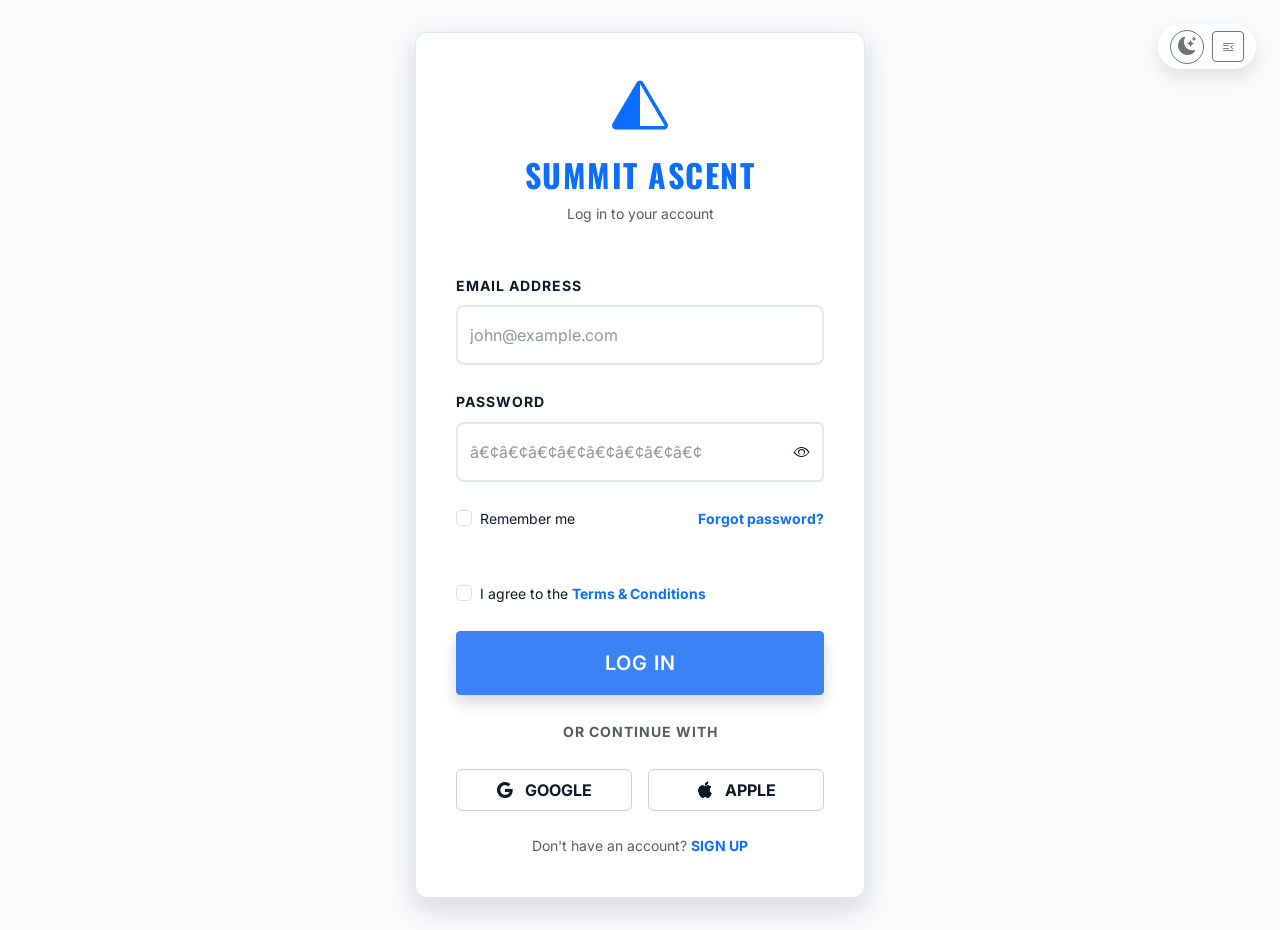
<file: login.html>
﻿<!DOCTYPE html>
<html lang="en" dir="ltr" data-theme="light">
<head>
    <meta charset="UTF-8">
    <meta name="viewport" content="width=device-width, initial-scale=1.0">
    <title>Login | Summit Ascent</title>
    <link rel="icon" href="assets/images/favicon.svg" type="image/svg+xml">
    <link rel="apple-touch-icon" href="assets/images/favicon.svg">
    <link href="https://cdn.jsdelivr.net/npm/bootstrap@5.3.0/dist/css/bootstrap.min.css" rel="stylesheet">
    <link rel="stylesheet" href="https://cdn.jsdelivr.net/npm/bootstrap-icons@1.11.0/font/bootstrap-icons.css">
    <link rel="stylesheet" href="assets/css/style.css">
</head>
<body>

    <div class="auth-container">
        <div class="auth-toggle-panel">
            <button type="button" class="btn btn-outline-secondary btn-sm theme-toggle-btn px-2" id="theme-toggle" aria-pressed="false" aria-label="Toggle theme"><i class="bi bi-moon-stars"></i></button>
            <button type="button" class="btn btn-outline-secondary btn-sm px-2" id="rtl-toggle" aria-label="Toggle RTL"><i class="bi bi-text-indent-right"></i></button>
        </div>
        <div class="auth-card">
            <div class="text-center mb-5">
                <a href="index.html" class="text-decoration-none">
                    <i class="bi bi-triangle-half display-4 text-primary"></i>
                    <h2 class="fw-bold text-uppercase mt-3 mb-0">Summit Ascent</h2>
                </a>
                <p class="text-muted small mt-2">Log in to your account</p>
            </div>
            <form action="index.html" class="needs-validation" novalidate>
                <div class="mb-4">
                    <label class="form-label small fw-bold text-uppercase ls-1">Email Address</label>
                    <input type="email" class="form-control py-3 border-2" placeholder="john@example.com" required>
                </div>
                <div class="mb-4">
                    <label class="form-label small fw-bold text-uppercase ls-1">Password</label>
                    <div class="input-group">
                        <input type="password" class="form-control py-3 border-2 border-end-0" id="loginPassword" placeholder="â€¢â€¢â€¢â€¢â€¢â€¢â€¢â€¢" required>
                        <span class="input-group-text bg-white border-2 border-start-0" id="togglePassword">
                            <i class="bi bi-eye"></i>
                        </span>
                    </div>
                </div>
                
                <div class="d-flex justify-content-between align-items-center mb-5">
                    <div class="form-check">
                        <input type="checkbox" class="form-check-input" id="rememberMe">
                        <label class="form-check-label small" for="rememberMe">Remember me</label>
                    </div>
                    <a href="#" class="small text-primary text-decoration-none fw-bold">Forgot password?</a>
                </div>
                
                <div class="form-check mb-4">
                    <input type="checkbox" class="form-check-input" id="loginTerms">
                    <label class="form-check-label small" for="loginTerms">I agree to the <a href="#" class="text-primary fw-bold text-decoration-none">Terms &amp; Conditions</a></label>
                </div>
                
                <button type="submit" class="btn btn-primary btn-lg w-100 py-3 shadow mb-4">LOG IN</button>
                
                <div class="text-center mb-4">
                    <span class="small text-muted text-uppercase fw-bold ls-1">OR CONTINUE WITH</span>
                </div>
                
                <div class="row g-3 mb-4">
                    <div class="col-6">
                        <button type="button" class="btn btn-outline-secondary w-100 py-2 small fw-bold">
                            <i class="bi bi-google me-2"></i> GOOGLE
                        </button>
                    </div>
                    <div class="col-6">
                        <button type="button" class="btn btn-outline-secondary w-100 py-2 small fw-bold">
                            <i class="bi bi-apple me-2"></i> APPLE
                        </button>
                    </div>
                </div>
                
                <div class="text-center">
                    <p class="small text-muted mb-0">Don't have an account? <a href="register.html" class="text-primary fw-bold text-decoration-none">SIGN UP</a></p>
                </div>
            </form>
        </div>
    </div>

    <script src="https://cdn.jsdelivr.net/npm/bootstrap@5.3.0/dist/js/bootstrap.bundle.min.js"></script>
    <script src="assets/js/main.js"></script>
    <script>
        // Password Toggle
        const toggleBtn = document.getElementById('togglePassword');
        const passwordInput = document.getElementById('loginPassword');
        toggleBtn.addEventListener('click', () => {
            const type = passwordInput.getAttribute('type') === 'password' ? 'text' : 'password';
            passwordInput.setAttribute('type', type);
            toggleBtn.querySelector('i').classList.toggle('bi-eye');
            toggleBtn.querySelector('i').classList.toggle('bi-eye-slash');
        });
    </script>
</body>
</html>
</file>
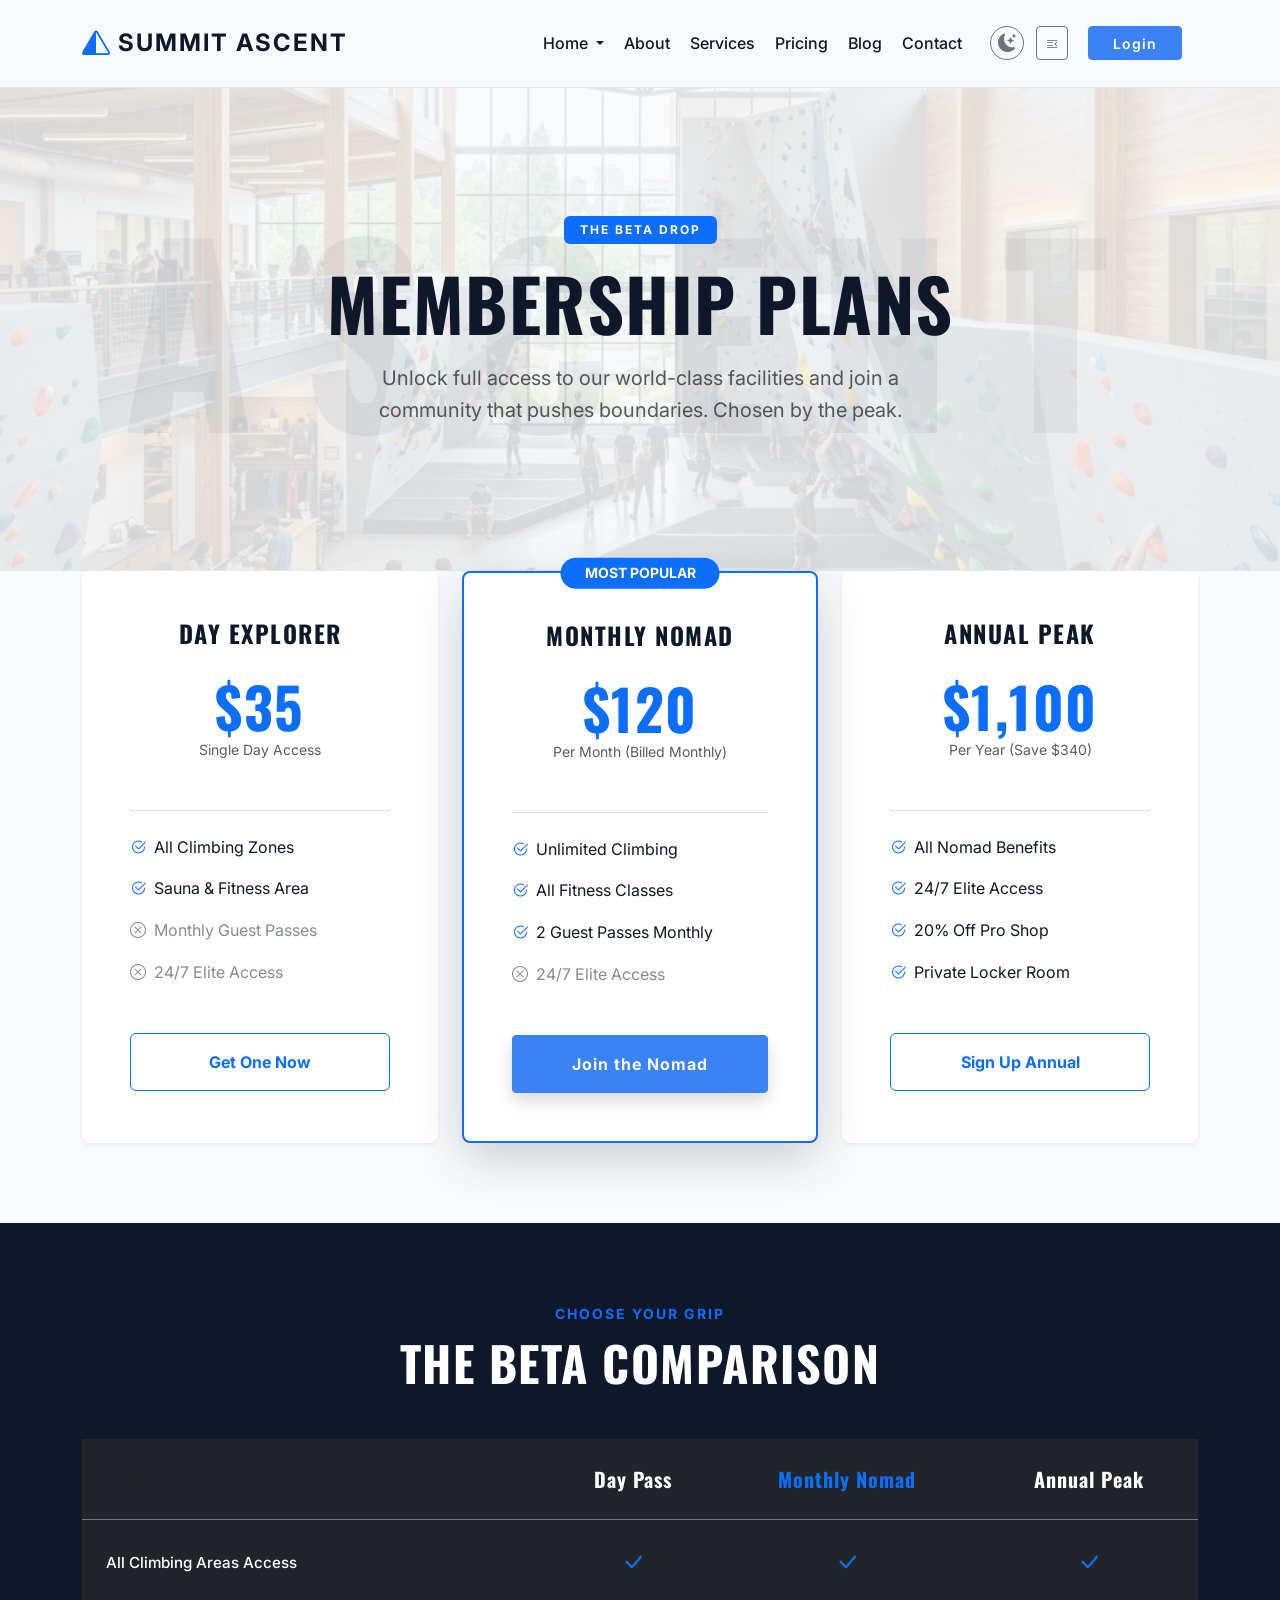
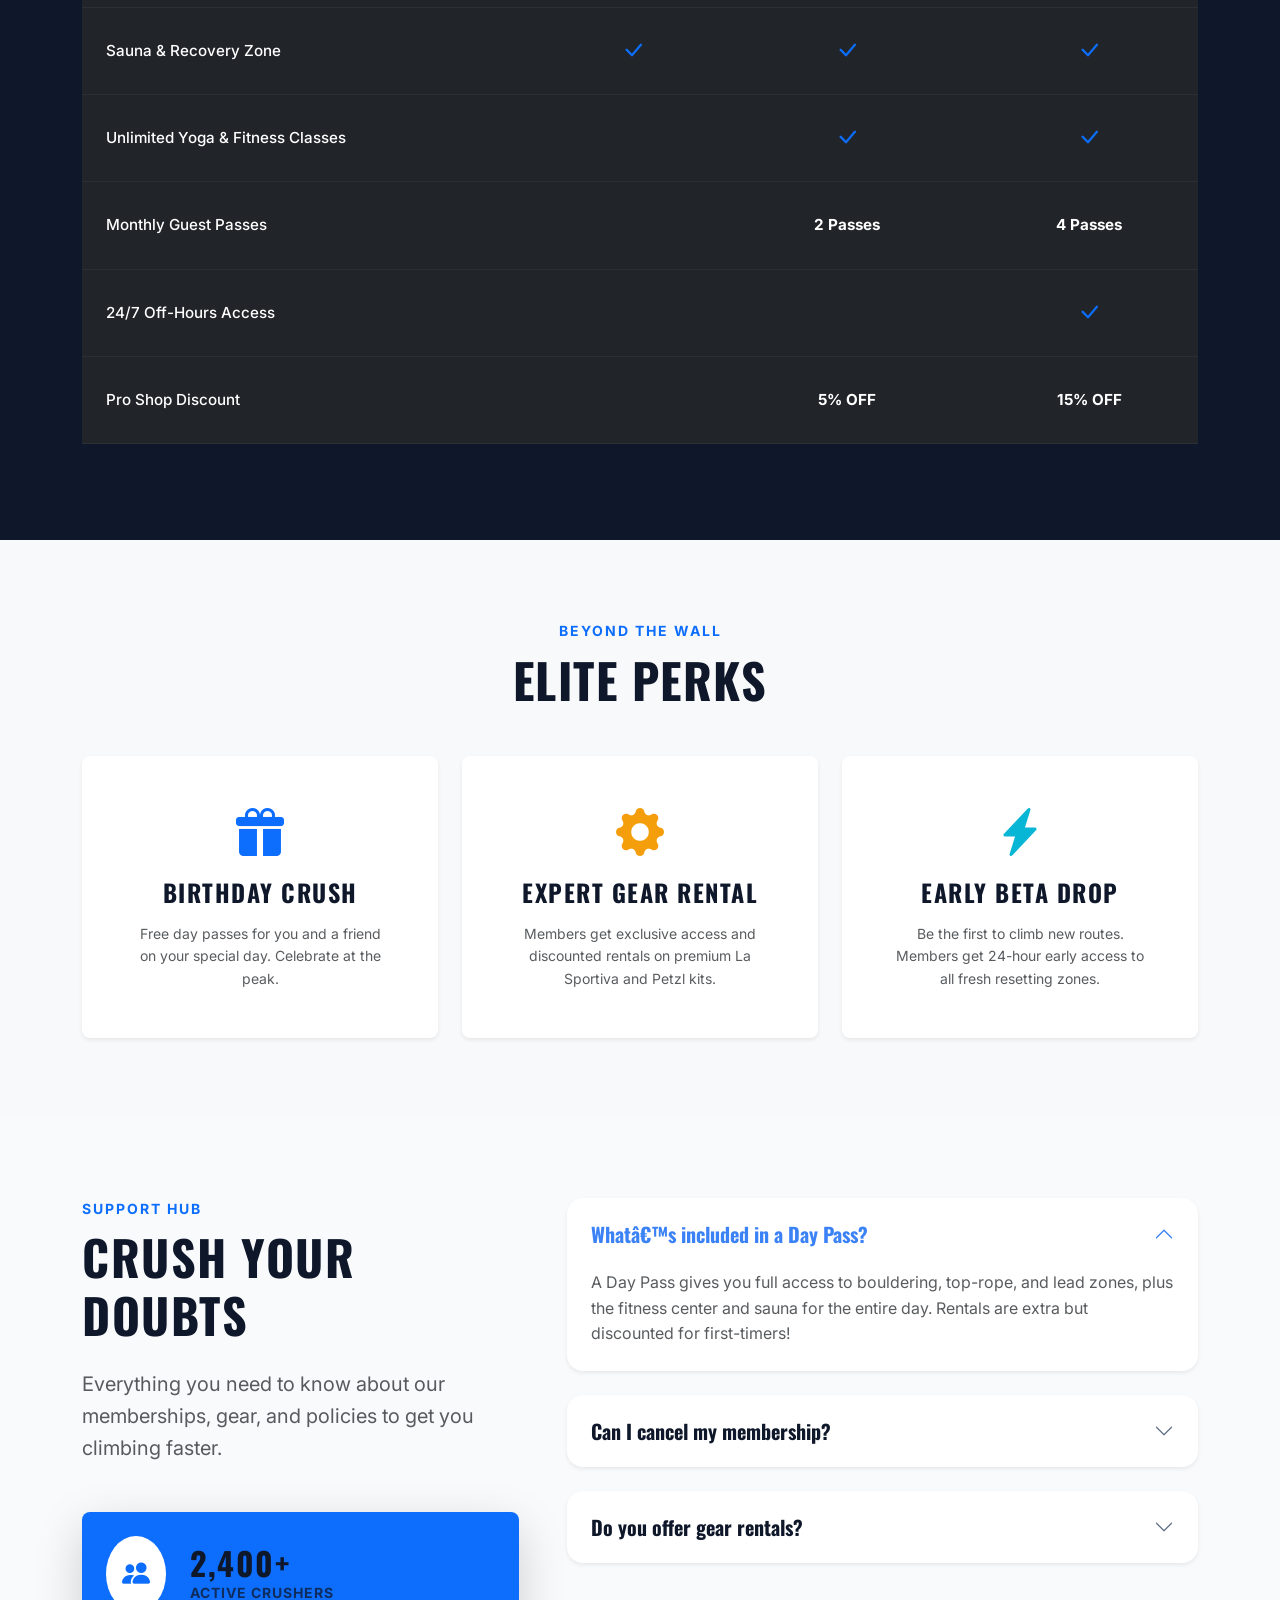
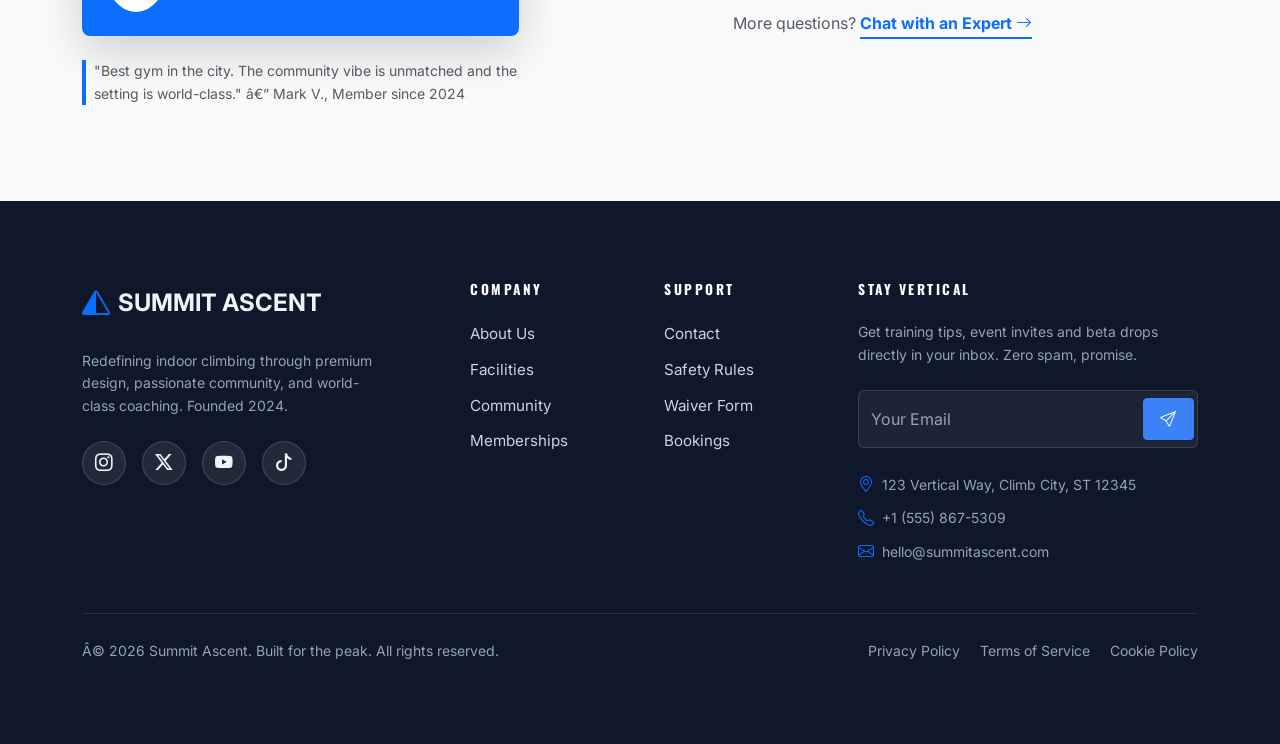
<file: pricing.html>
﻿<!DOCTYPE html>
<html lang="en" dir="ltr" data-theme="light">
<head>
    <meta charset="UTF-8">
    <meta name="viewport" content="width=device-width, initial-scale=1.0">
    <title>Pricing Plans | Summit Ascent Memberships</title>
    <link rel="icon" href="assets/images/favicon.svg" type="image/svg+xml">
    <link rel="apple-touch-icon" href="assets/images/favicon.svg">
    <link href="https://cdn.jsdelivr.net/npm/bootstrap@5.3.0/dist/css/bootstrap.min.css" rel="stylesheet">
    <link rel="stylesheet" href="https://cdn.jsdelivr.net/npm/bootstrap-icons@1.11.0/font/bootstrap-icons.css">
    <link rel="stylesheet" href="assets/css/style.css">
    <link rel="stylesheet" href="assets/css/home.css">
    <style>
        @media (max-width: 767px) {
            .comparison-scroll-wrap {
                overflow-x: auto;
                overflow-y: hidden;
                -webkit-overflow-scrolling: touch;
                padding-bottom: 0.75rem;
                border-radius: 20px;
                border: 1px solid rgba(255, 255, 255, 0.08);
                background: rgba(15, 23, 42, 0.45);
                box-shadow: inset 0 1px 0 rgba(255, 255, 255, 0.04);
                scrollbar-width: thin;
                scrollbar-color: rgba(59, 130, 246, 0.75) rgba(255, 255, 255, 0.08);
            }

            .comparison-scroll-wrap::-webkit-scrollbar {
                height: 8px;
            }

            .comparison-scroll-wrap::-webkit-scrollbar-track {
                background: rgba(255, 255, 255, 0.08);
                border-radius: 999px;
            }

            .comparison-scroll-wrap::-webkit-scrollbar-thumb {
                background: linear-gradient(90deg, rgba(59, 130, 246, 0.85), rgba(14, 165, 233, 0.85));
                border-radius: 999px;
            }

            .comparison-scroll-wrap .pricing-comparison-table {
                min-width: 720px;
                margin-bottom: 0;
            }

            .comparison-scroll-wrap .pricing-comparison-table th,
            .comparison-scroll-wrap .pricing-comparison-table td {
                white-space: nowrap;
                word-break: normal;
                padding-left: 1.25rem;
                padding-right: 1.25rem;
            }
        }
    </style>
</head>
<body>

    <div id="preloader"><div class="loader-spinner"></div></div>

    <!-- Header / Navbar -->
    <nav class="navbar navbar-expand-lg navbar-sticky py-3" id="mainNav">
        <div class="container">
            <a class="navbar-brand d-flex align-items-center" href="index.html">
                <i class="bi bi-triangle-half me-2 fs-3 text-primary"></i>
                <span class="fw-bold fs-4 text-uppercase letter-space">Summit Ascent</span>
            </a>

            <button class="navbar-toggler border-0" type="button" data-bs-toggle="offcanvas" data-bs-target="#offcanvasNavbar">
                <span class="navbar-toggler-icon"></span>
            </button>

            <div class="offcanvas offcanvas-end" tabindex="-1" id="offcanvasNavbar">
                <div class="offcanvas-header border-bottom">
                    <div class="d-flex align-items-center">
                        <i class="bi bi-triangle-half me-2 fs-4 text-primary"></i>
                        <h5 class="offcanvas-title fw-bold mb-0">SUMMIT ASCENT</h5>
                    </div>
                    <button type="button" class="btn-close" data-bs-dismiss="offcanvas"></button>
                </div>
                <div class="offcanvas-body">
                    <ul class="navbar-nav justify-content-end flex-grow-1 pe-3 align-items-center gap-1">
                        <li class="nav-item dropdown">
                            <a class="nav-link dropdown-toggle" href="#" role="button" data-bs-toggle="dropdown" aria-expanded="false">
                                Home
                            </a>
                            <ul class="dropdown-menu">
                                <li><a class="dropdown-item" href="index.html">Home V1 â€” Classic</a></li>
                                <li><a class="dropdown-item" href="home-v2.html">Home V2 â€” Interactive</a></li>
                            </ul>
                        </li>
                        <li class="nav-item"><a class="nav-link" href="about.html">About</a></li>
                        <li class="nav-item"><a class="nav-link" href="services.html">Services</a></li>
                        <li class="nav-item"><a class="nav-link active" href="pricing.html">Pricing</a></li>
                        <li class="nav-item"><a class="nav-link" href="blog.html">Blog</a></li>
                        <li class="nav-item"><a class="nav-link" href="contact.html">Contact</a></li>

                        <!-- Toggles -->
                        <li class="nav-item ms-lg-3">
                            <button class="btn btn-sm btn-outline-secondary theme-toggle-btn px-2" id="theme-toggle" aria-pressed="false" aria-label="Toggle theme"><i class="bi bi-moon-stars"></i></button>
                        </li>
                        <li class="nav-item ms-lg-2">
                            <button class="btn btn-sm btn-outline-secondary px-2" id="rtl-toggle" aria-label="Toggle RTL"><i class="bi bi-text-indent-right"></i></button>
                        </li>
                        <li class="nav-item ms-lg-3">
                            <a class="btn btn-primary btn-sm px-4" href="login.html">Login</a>
                        </li>
                    </ul>
                </div>
            </div>
        </div>
    </nav>

    <main>
        <!-- Section 1: Enhanced Pricing Hero -->
        <section class="section-padding bg-light position-relative overflow-hidden membership-hero">
            <div class="container text-center py-5 position-relative z-1">
                <span class="badge bg-primary px-3 py-2 text-uppercase mb-3 ls-2">The Beta Drop</span>
                <h1 class="display-2 fw-bold text-uppercase mb-3">MEMBERSHIP PLANS</h1>
                <p class="text-muted max-w-600 mx-auto fs-5">Unlock full access to our world-class facilities and join a community that pushes boundaries. Chosen by the peak.</p>
            </div>
            <!-- Background Watermark -->
            <div class="position-absolute top-50 start-50 translate-middle w-100 opacity-05 pe-none">
                <h2 class="display-1 fw-bold text-uppercase text-center" style="font-size: 15rem; letter-spacing: 50px;">ASCENT</h2>
            </div>
        </section>

        <!-- Section 2: Membership Plans (REFINED) -->
        <section class="section-padding pt-0">
            <div class="container">
                <div class="row g-4 justify-content-center">
                    <!-- Day Pass -->
                    <div class="col-lg-4 col-md-6">
                        <div class="card-premium h-100 border-0 shadow-sm p-5 text-center transform-hover">
                            <h3 class="h4 fw-bold mb-4">DAY EXPLORER</h3>
                            <h2 class="display-4 fw-bold mb-0 text-primary">$35</h2>
                            <p class="text-muted small mb-5">Single Day Access</p>
                            <ul class="list-unstyled text-start mb-5 border-top pt-4">
                                <li class="mb-3 d-flex align-items-center"><i class="bi bi-check2-circle text-primary me-2"></i> All Climbing Zones</li>
                                <li class="mb-3 d-flex align-items-center"><i class="bi bi-check2-circle text-primary me-2"></i> Sauna & Fitness Area</li>
                                <li class="mb-3 d-flex align-items-center opacity-50"><i class="bi bi-x-circle me-2"></i> Monthly Guest Passes</li>
                                <li class="mb-3 d-flex align-items-center opacity-50"><i class="bi bi-x-circle me-2"></i> 24/7 Elite Access</li>
                            </ul>
                            <a href="register.html" class="btn btn-outline-primary w-100 py-3 fw-bold">Get One Now</a>
                        </div>
                    </div>
                    
                    <!-- Monthly Nomad (Popular) -->
                    <div class="col-lg-4 col-md-6">
                        <div class="card-premium h-100 border-primary border-2 shadow-lg p-5 text-center position-relative transform-hover">
                            <div class="position-absolute top-0 start-50 translate-middle bg-primary text-white px-4 py-1 rounded-pill small fw-bold">MOST POPULAR</div>
                            <h3 class="h4 fw-bold mb-4">MONTHLY NOMAD</h3>
                            <h2 class="display-4 fw-bold mb-0 text-primary">$120</h2>
                            <p class="text-muted small mb-5">Per Month (Billed Monthly)</p>
                            <ul class="list-unstyled text-start mb-5 border-top pt-4">
                                <li class="mb-3 d-flex align-items-center"><i class="bi bi-check2-circle text-primary me-2"></i> Unlimited Climbing</li>
                                <li class="mb-3 d-flex align-items-center"><i class="bi bi-check2-circle text-primary me-2"></i> All Fitness Classes</li>
                                <li class="mb-3 d-flex align-items-center"><i class="bi bi-check2-circle text-primary me-2"></i> 2 Guest Passes Monthly</li>
                                <li class="mb-3 d-flex align-items-center opacity-50"><i class="bi bi-x-circle me-2"></i> 24/7 Elite Access</li>
                            </ul>
                            <a href="register.html" class="btn btn-primary w-100 py-3 fw-bold shadow">Join the Nomad</a>
                        </div>
                    </div>
                    
                    <!-- Annual Peak -->
                    <div class="col-lg-4 col-md-6">
                        <div class="card-premium h-100 border-0 shadow-sm p-5 text-center transform-hover">
                            <h3 class="h4 fw-bold mb-4">ANNUAL PEAK</h3>
                            <h2 class="display-4 fw-bold mb-0 text-primary">$1,100</h2>
                            <p class="text-muted small mb-5">Per Year (Save $340)</p>
                            <ul class="list-unstyled text-start mb-5 border-top pt-4">
                                <li class="mb-3 d-flex align-items-center"><i class="bi bi-check2-circle text-primary me-2"></i> All Nomad Benefits</li>
                                <li class="mb-3 d-flex align-items-center"><i class="bi bi-check2-circle text-primary me-2"></i> 24/7 Elite Access</li>
                                <li class="mb-3 d-flex align-items-center"><i class="bi bi-check2-circle text-primary me-2"></i> 20% Off Pro Shop</li>
                                <li class="mb-3 d-flex align-items-center"><i class="bi bi-check2-circle text-primary me-2"></i> Private Locker Room</li>
                            </ul>
                            <a href="register.html" class="btn btn-outline-primary w-100 py-3 fw-bold">Sign Up Annual</a>
                        </div>
                    </div>
                </div>
            </div>
        </section>

        <!-- Section 3: The Beta Comparison (NEW) -->
        <section class="section-padding bg-dark-section">
            <div class="container">
                <div class="text-center mb-5">
                    <span class="text-primary fw-bold text-uppercase ls-2 small mb-2 d-block">CHOOSE YOUR GRIP</span>
                    <h2 class="display-5 fw-bold text-uppercase text-white">THE BETA COMPARISON</h2>
                </div>
                <div class="table-responsive comparison-scroll-wrap">
                    <table class="table table-dark table-borderless align-middle pricing-comparison-table bg-transparent">
                        <thead>
                            <tr class="border-bottom border-secondary">
                                <th class="py-4 ps-4 fs-5 text-muted fw-normal" style="min-width: 250px;">Features</th>
                                <th class="py-4 text-center fs-5 fw-bold">Day Pass</th>
                                <th class="py-4 text-center fs-5 fw-bold text-primary">Monthly Nomad</th>
                                <th class="py-4 text-center fs-5 fw-bold">Annual Peak</th>
                            </tr>
                        </thead>
                        <tbody>
                            <tr class="border-bottom border-white-05">
                                <td class="py-4 ps-4 fw-medium">All Climbing Areas Access</td>
                                <td class="py-4 text-center text-primary"><i class="bi bi-check-lg fs-4"></i></td>
                                <td class="py-4 text-center text-primary"><i class="bi bi-check-lg fs-4"></i></td>
                                <td class="py-4 text-center text-primary"><i class="bi bi-check-lg fs-4"></i></td>
                            </tr>
                            <tr class="border-bottom border-white-05">
                                <td class="py-4 ps-4 fw-medium">Sauna & Recovery Zone</td>
                                <td class="py-4 text-center text-primary"><i class="bi bi-check-lg fs-4"></i></td>
                                <td class="py-4 text-center text-primary"><i class="bi bi-check-lg fs-4"></i></td>
                                <td class="py-4 text-center text-primary"><i class="bi bi-check-lg fs-4"></i></td>
                            </tr>
                            <tr class="border-bottom border-white-05">
                                <td class="py-4 ps-4 fw-medium">Unlimited Yoga & Fitness Classes</td>
                                <td class="py-4 text-center text-muted"><i class="bi bi-dash fs-4"></i></td>
                                <td class="py-4 text-center text-primary"><i class="bi bi-check-lg fs-4"></i></td>
                                <td class="py-4 text-center text-primary"><i class="bi bi-check-lg fs-4"></i></td>
                            </tr>
                            <tr class="border-bottom border-white-05">
                                <td class="py-4 ps-4 fw-medium">Monthly Guest Passes</td>
                                <td class="py-4 text-center text-muted"><i class="bi bi-dash fs-4"></i></td>
                                <td class="py-4 text-center fw-bold">2 Passes</td>
                                <td class="py-4 text-center fw-bold">4 Passes</td>
                            </tr>
                            <tr class="border-bottom border-white-05">
                                <td class="py-4 ps-4 fw-medium">24/7 Off-Hours Access</td>
                                <td class="py-4 text-center text-muted"><i class="bi bi-dash fs-4"></i></td>
                                <td class="py-4 text-center text-muted"><i class="bi bi-dash fs-4"></i></td>
                                <td class="py-4 text-center text-primary"><i class="bi bi-check-lg fs-4"></i></td>
                            </tr>
                            <tr class="border-bottom border-white-05">
                                <td class="py-4 ps-4 fw-medium">Pro Shop Discount</td>
                                <td class="py-4 text-center text-muted"><i class="bi bi-dash fs-4"></i></td>
                                <td class="py-4 text-center fw-bold">5% OFF</td>
                                <td class="py-4 text-center fw-bold">15% OFF</td>
                            </tr>
                        </tbody>
                    </table>
                </div>
            </div>
        </section>

        <!-- Section 4: Elite Member Perks (ENHANCED) -->
        <section class="section-padding bg-light">
            <div class="container">
                <div class="text-center mb-5">
                    <span class="text-primary fw-bold text-uppercase ls-2 small mb-2 d-block">BEYOND THE WALL</span>
                    <h2 class="display-5 fw-bold text-uppercase">ELITE PERKS</h2>
                </div>
                <div class="row g-4">
                    <div class="col-md-4">
                        <div class="card-premium h-100 p-5 text-center transform-hover border-0 shadow-sm">
                            <i class="bi bi-gift-fill display-5 text-primary mb-3 d-block"></i>
                            <h4 class="fw-bold mb-3">BIRTHDAY CRUSH</h4>
                            <p class="text-muted small mb-0">Free day passes for you and a friend on your special day. Celebrate at the peak.</p>
                        </div>
                    </div>
                    <div class="col-md-4">
                        <div class="card-premium h-100 p-5 text-center transform-hover border-0 shadow-sm">
                            <i class="bi bi-gear-fill display-5 text-accent mb-3 d-block"></i>
                            <h4 class="fw-bold mb-3">EXPERT GEAR RENTAL</h4>
                            <p class="text-muted small mb-0">Members get exclusive access and discounted rentals on premium La Sportiva and Petzl kits.</p>
                        </div>
                    </div>
                    <div class="col-md-4">
                        <div class="card-premium h-100 p-5 text-center transform-hover border-0 shadow-sm">
                            <i class="bi bi-lightning-charge-fill display-5 text-info mb-3 d-block"></i>
                            <h4 class="fw-bold mb-3">EARLY BETA DROP</h4>
                            <p class="text-muted small mb-0">Be the first to climb new routes. Members get 24-hour early access to all fresh resetting zones.</p>
                        </div>
                    </div>
                </div>
            </div>
        </section>
        
        <!-- Section 5: Community Support & FAQ (REFINED/NEW) -->
        <section class="section-padding" id="faq">
            <div class="container">
                <div class="row g-5">
                    <div class="col-lg-5">
                        <span class="text-primary fw-bold text-uppercase ls-2 small mb-2 d-block">SUPPORT HUB</span>
                        <h2 class="display-5 fw-bold text-uppercase mb-4">CRUSH YOUR DOUBTS</h2>
                        <p class="text-muted fs-5 mb-5">Everything you need to know about our memberships, gear, and policies to get you climbing faster.</p>
                        
                        <!-- Success Card -->
                        <div class="card-premium p-4 bg-primary text-white border-0 shadow-lg transform-hover mb-4">
                            <div class="d-flex align-items-center gap-4">
                                <div class="bg-white text-primary rounded-circle p-3">
                                    <i class="bi bi-people-fill fs-3"></i>
                                </div>
                                <div>
                                    <h3 class="h2 fw-bold mb-0">2,400+</h3>
                                    <p class="mb-0 opacity-75 small fw-bold text-uppercase ls-1">Active Crushers</p>
                                </div>
                            </div>
                        </div>
                        <p class="text-muted italic small mt-4 ps-2 border-start border-primary border-4">"Best gym in the city. The community vibe is unmatched and the setting is world-class." â€” Mark V., Member since 2024</p>
                    </div>
                    <div class="col-lg-7">
                        <div class="accordion accordion-custom" id="pricingFAQ">
                            <!-- FAQ Item 1 -->
                            <div class="accordion-item mb-4 border-0 shadow-sm rounded-4 overflow-hidden">
                                <h2 class="accordion-header">
                                    <button class="accordion-button fw-bold py-4 px-4 fs-5" type="button" data-bs-toggle="collapse" data-bs-target="#collapseOne">
                                        Whatâ€™s included in a Day Pass?
                                    </button>
                                </h2>
                                <div id="collapseOne" class="accordion-collapse collapse show" data-bs-parent="#pricingFAQ">
                                    <div class="accordion-body p-4 text-muted pt-0">
                                        <p class="mb-0">A Day Pass gives you full access to bouldering, top-rope, and lead zones, plus the fitness center and sauna for the entire day. Rentals are extra but discounted for first-timers!</p>
                                    </div>
                                </div>
                            </div>

                            <!-- FAQ Item 2 -->
                            <div class="accordion-item mb-4 border-0 shadow-sm rounded-4 overflow-hidden">
                                <h2 class="accordion-header">
                                    <button class="accordion-button collapsed fw-bold py-4 px-4 fs-5" type="button" data-bs-toggle="collapse" data-bs-target="#collapseTwo">
                                        Can I cancel my membership?
                                    </button>
                                </h2>
                                <div id="collapseTwo" class="accordion-collapse collapse" data-bs-parent="#pricingFAQ">
                                    <div class="accordion-body p-4 text-muted pt-0">
                                        <p class="mb-0">Monthly Nomad memberships are month-to-month. Cancel anytime with a 30-day notice. Annual Peak plans offer heavy discounts in exchange for a 12-month commitment.</p>
                                    </div>
                                </div>
                            </div>

                            <!-- FAQ Item 3 -->
                            <div class="accordion-item mb-4 border-0 shadow-sm rounded-4 overflow-hidden">
                                <h2 class="accordion-header">
                                    <button class="accordion-button collapsed fw-bold py-4 px-4 fs-5" type="button" data-bs-toggle="collapse" data-bs-target="#collapseThree">
                                        Do you offer gear rentals?
                                    </button>
                                </h2>
                                <div id="collapseThree" class="accordion-collapse collapse" data-bs-parent="#pricingFAQ">
                                    <div class="accordion-body p-4 text-muted pt-0">
                                        <p class="mb-0">Yes! High-performance La Sportiva shoes and Petzl harnesses are available. Day pass users can rent a kit for $10, while members get significant rental discounts.</p>
                                    </div>
                                </div>
                            </div>
                        </div>
                        <div class="text-center mt-5">
                            <p class="text-muted">More questions? <a href="contact.html" class="text-primary fw-bold text-decoration-none border-bottom border-primary border-2 pb-1">Chat with an Expert <i class="bi bi-arrow-right"></i></a></p>
                        </div>
                    </div>
                </div>
            </div>
        </section>
    </main>


    <!-- Footer -->
    <footer class="footer-section section-padding">
        <div class="container">
            <div class="row g-5">
                <div class="col-lg-4">
                    <a class="navbar-brand d-flex align-items-center mb-4" href="index.html">
                        <i class="bi bi-triangle-half me-2 fs-3 text-primary"></i>
                        <span class="fw-bold fs-4 text-uppercase">Summit Ascent</span>
                    </a>
                    <p class="text-muted pe-lg-5 small">Redefining indoor climbing through premium design, passionate community, and world-class coaching. Founded 2024.</p>
                    <div class="d-flex gap-3 mt-4">
                        <a href="#" class="footer-social" aria-label="Instagram"><i class="bi bi-instagram"></i></a>
                        <a href="#" class="footer-social" aria-label="Twitter"><i class="bi bi-twitter-x"></i></a>
                        <a href="#" class="footer-social" aria-label="YouTube"><i class="bi bi-youtube"></i></a>
                        <a href="#" class="footer-social" aria-label="TikTok"><i class="bi bi-tiktok"></i></a>
                    </div>
                </div>
                <div class="col-6 col-lg-2">
                    <h5 class="fw-bold mb-4 footer-title">Company</h5>
                    <ul class="list-unstyled footer-links">
                        <li><a href="about.html">About Us</a></li>
                        <li><a href="services.html">Facilities</a></li>
                        <li><a href="blog.html">Community</a></li>
                        <li><a href="pricing.html">Memberships</a></li>
                    </ul>
                </div>
                <div class="col-6 col-lg-2">
                    <h5 class="fw-bold mb-4 footer-title">Support</h5>
                    <ul class="list-unstyled footer-links">
                        <li><a href="contact.html">Contact</a></li>
                        <li><a href="#">Safety Rules</a></li>
                        <li><a href="#">Waiver Form</a></li>
                        <li><a href="coming-soon.html">Bookings</a></li>
                    </ul>
                </div>
                <div class="col-lg-4">
                    <h5 class="fw-bold mb-4 footer-title">Stay Vertical</h5>
                    <p class="text-muted small mb-4">Get training tips, event invites and beta drops directly in your inbox. Zero spam, promise.</p>
                    <form class="footer-newsletter position-relative" id="newsletter-form">
                        <input type="email" class="form-control py-3 pe-5" placeholder="Your Email" required>
                        <button class="btn btn-primary position-absolute top-50 end-0 translate-middle-y me-1 px-3 py-2" type="submit" aria-label="Subscribe">
                            <i class="bi bi-send"></i>
                        </button>
                    </form>
                    <div class="footer-contact mt-4">
                        <div class="d-flex align-items-center gap-2 mb-2">
                            <i class="bi bi-geo-alt text-primary"></i>
                            <small class="text-muted">123 Vertical Way, Climb City, ST 12345</small>
                        </div>
                        <div class="d-flex align-items-center gap-2 mb-2">
                            <i class="bi bi-telephone text-primary"></i>
                            <small class="text-muted">+1 (555) 867-5309</small>
                        </div>
                        <div class="d-flex align-items-center gap-2">
                            <i class="bi bi-envelope text-primary"></i>
                            <small class="text-muted">hello@summitascent.com</small>
                        </div>
                    </div>
                </div>
            </div>
            <div class="footer-bottom mt-5 pt-4">
                <div class="row align-items-center">
                    <div class="col-md-6">
                        <p class="text-muted small mb-0">Â© 2026 Summit Ascent. Built for the peak. All rights reserved.</p>
                    </div>
                    <div class="col-md-6 text-md-end mt-2 mt-md-0">
                        <a href="#" class="text-muted small me-3">Privacy Policy</a>
                        <a href="#" class="text-muted small me-3">Terms of Service</a>
                        <a href="#" class="text-muted small">Cookie Policy</a>
                    </div>
                </div>
            </div>
        </div>
    </footer>

    <script src="https://cdn.jsdelivr.net/npm/bootstrap@5.3.0/dist/js/bootstrap.bundle.min.js"></script>
    <script src="assets/js/main.js"></script>
    <script src="assets/js/home.js"></script>
    <!-- Back to Top -->
    <button class="back-to-top" id="backToTop" aria-label="Back to top">
        <i class="bi bi-chevron-up"></i>
    </button>
</body>
</html>
</file>
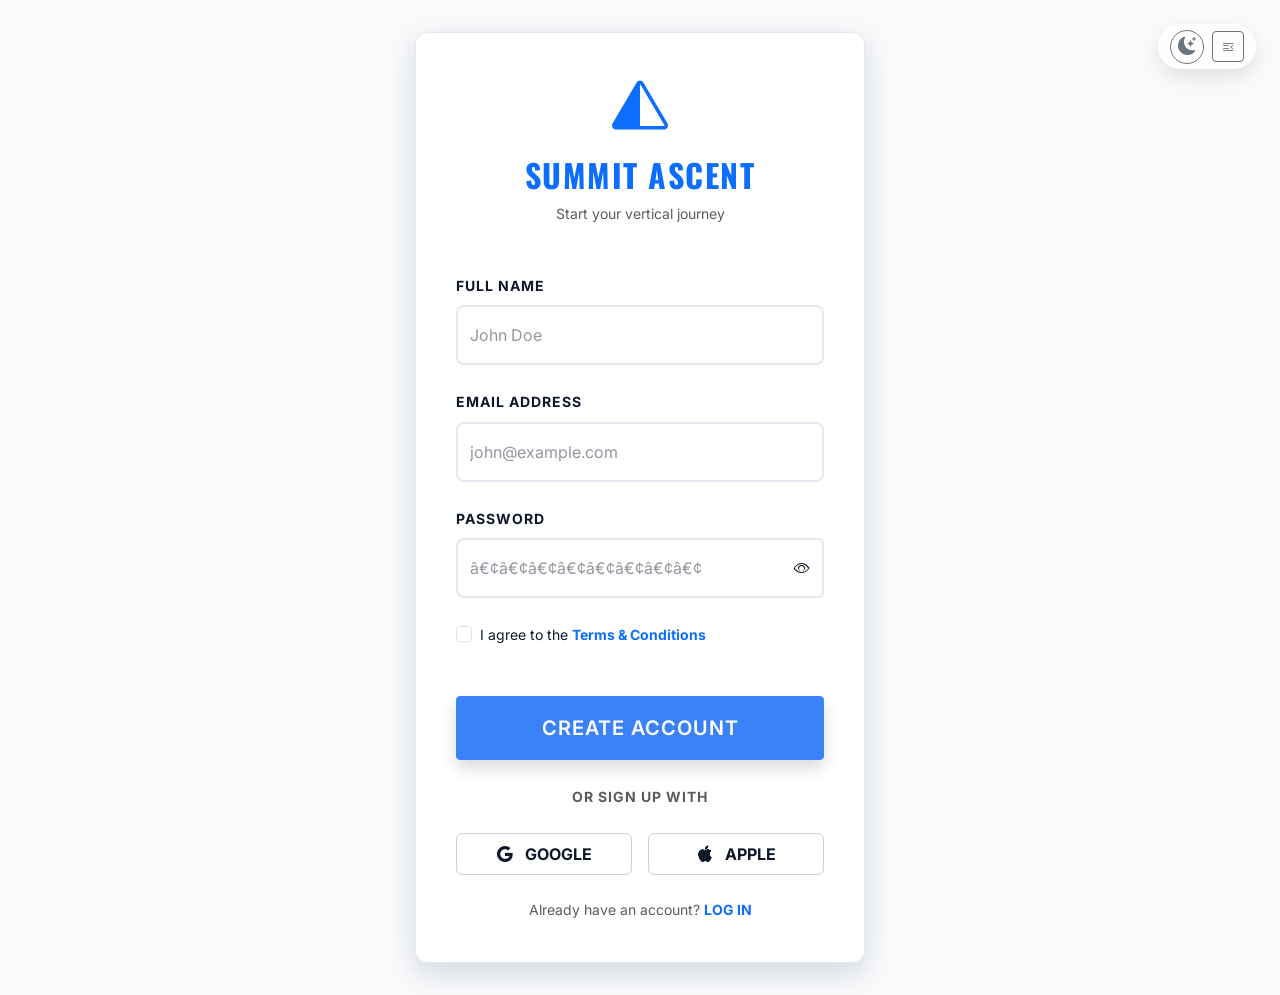
<file: register.html>
﻿<!DOCTYPE html>
<html lang="en" dir="ltr" data-theme="light">
<head>
    <meta charset="UTF-8">
    <meta name="viewport" content="width=device-width, initial-scale=1.0">
    <title>Sign Up | Summit Ascent</title>
    <link rel="icon" href="assets/images/favicon.svg" type="image/svg+xml">
    <link rel="apple-touch-icon" href="assets/images/favicon.svg">
    <link href="https://cdn.jsdelivr.net/npm/bootstrap@5.3.0/dist/css/bootstrap.min.css" rel="stylesheet">
    <link rel="stylesheet" href="https://cdn.jsdelivr.net/npm/bootstrap-icons@1.11.0/font/bootstrap-icons.css">
    <link rel="stylesheet" href="assets/css/style.css">
</head>
<body>

    <div class="auth-container">
        <div class="auth-toggle-panel">
            <button type="button" class="btn btn-outline-secondary btn-sm theme-toggle-btn px-2" id="theme-toggle" aria-pressed="false" aria-label="Toggle theme"><i class="bi bi-moon-stars"></i></button>
            <button type="button" class="btn btn-outline-secondary btn-sm px-2" id="rtl-toggle" aria-label="Toggle RTL"><i class="bi bi-text-indent-right"></i></button>
        </div>
        <div class="auth-card">
            <div class="text-center mb-5">
                <a href="index.html" class="text-decoration-none">
                    <i class="bi bi-triangle-half display-4 text-primary"></i>
                    <h2 class="fw-bold text-uppercase mt-3 mb-0">Summit Ascent</h2>
                </a>
                <p class="text-muted small mt-2">Start your vertical journey</p>
            </div>
            <form action="login.html" class="needs-validation" novalidate>
                <div class="mb-4">
                    <label class="form-label small fw-bold text-uppercase ls-1">Full Name</label>
                    <input type="text" class="form-control py-3 border-2" placeholder="John Doe" required>
                    <div class="invalid-feedback">Please enter your full name.</div>
                </div>
                <div class="mb-4">
                    <label class="form-label small fw-bold text-uppercase ls-1">Email Address</label>
                    <input type="email" class="form-control py-3 border-2" placeholder="john@example.com" required>
                    <div class="invalid-feedback">Please provide a valid email.</div>
                </div>
                <div class="mb-4">
                    <label class="form-label small fw-bold text-uppercase ls-1">Password</label>
                    <div class="input-group">
                        <input type="password" class="form-control py-3 border-2 border-end-0" id="regPassword" placeholder="â€¢â€¢â€¢â€¢â€¢â€¢â€¢â€¢" required>
                        <span class="input-group-text bg-white border-2 border-start-0" id="toggleRegPassword">
                            <i class="bi bi-eye"></i>
                        </span>
                    </div>
                    <div class="invalid-feedback">Minimum 8 characters required.</div>
                </div>
                
                <div class="form-check mb-5">
                    <input type="checkbox" class="form-check-input" id="termsCheck" required>
                    <label class="form-check-label small" for="termsCheck">I agree to the <a href="#" class="text-primary fw-bold text-decoration-none">Terms & Conditions</a></label>
                </div>
                
                <button type="submit" class="btn btn-primary btn-lg w-100 py-3 shadow mb-4">CREATE ACCOUNT</button>
                
                <div class="text-center mb-4">
                    <span class="small text-muted text-uppercase fw-bold ls-1">OR SIGN UP WITH</span>
                </div>
                
                <div class="row g-3 mb-4">
                    <div class="col-6">
                        <button type="button" class="btn btn-outline-secondary w-100 py-2 small fw-bold">
                            <i class="bi bi-google me-2"></i> GOOGLE
                        </button>
                    </div>
                    <div class="col-6">
                        <button type="button" class="btn btn-outline-secondary w-100 py-2 small fw-bold">
                            <i class="bi bi-apple me-2"></i> APPLE
                        </button>
                    </div>
                </div>
                
                <div class="text-center">
                    <p class="small text-muted mb-0">Already have an account? <a href="login.html" class="text-primary fw-bold text-decoration-none">LOG IN</a></p>
                </div>
            </form>
        </div>
    </div>

    <script src="https://cdn.jsdelivr.net/npm/bootstrap@5.3.0/dist/js/bootstrap.bundle.min.js"></script>
    <script src="assets/js/main.js"></script>
    <script>
        const regToggle = document.getElementById('toggleRegPassword');
        const regInput = document.getElementById('regPassword');
        regToggle.addEventListener('click', () => {
            const type = regInput.getAttribute('type') === 'password' ? 'text' : 'password';
            regInput.setAttribute('type', type);
            regToggle.querySelector('i').classList.toggle('bi-eye');
            regToggle.querySelector('i').classList.toggle('bi-eye-slash');
        });
    </script>
</body>
</html>
</file>
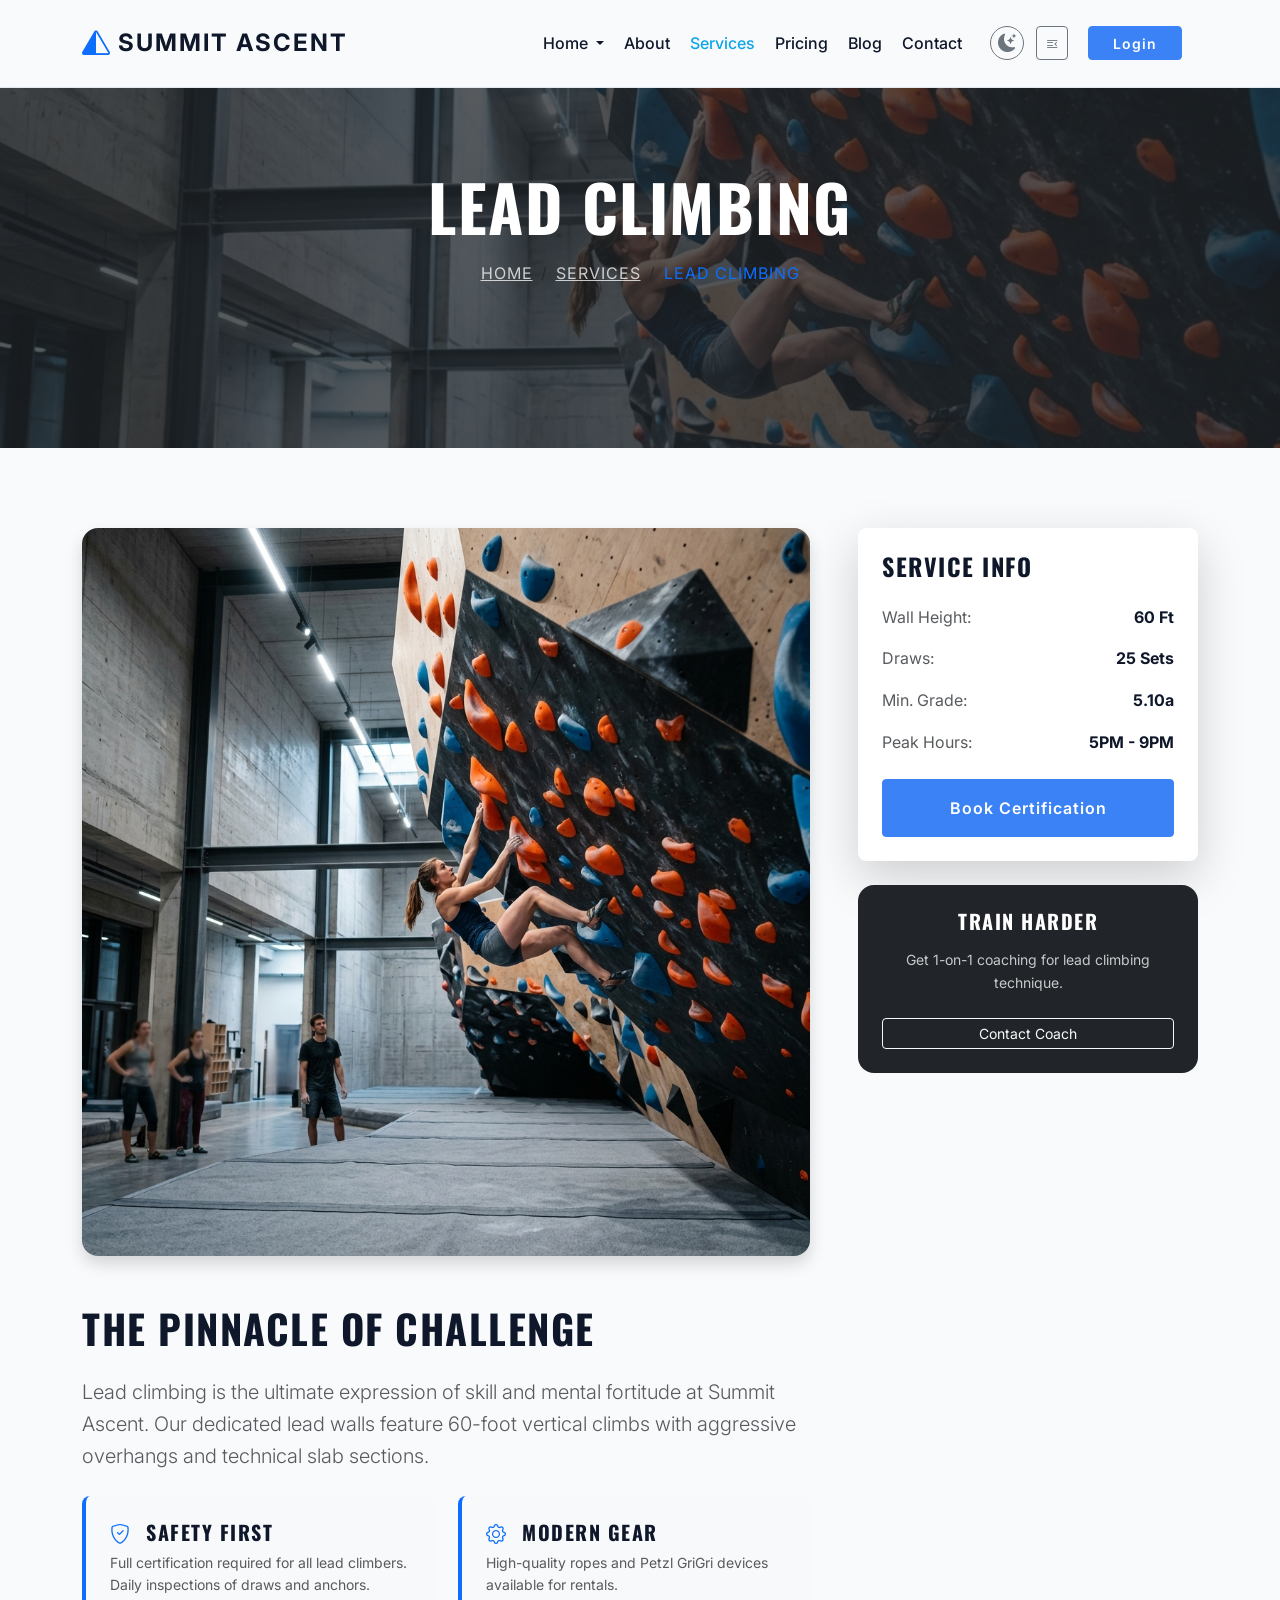
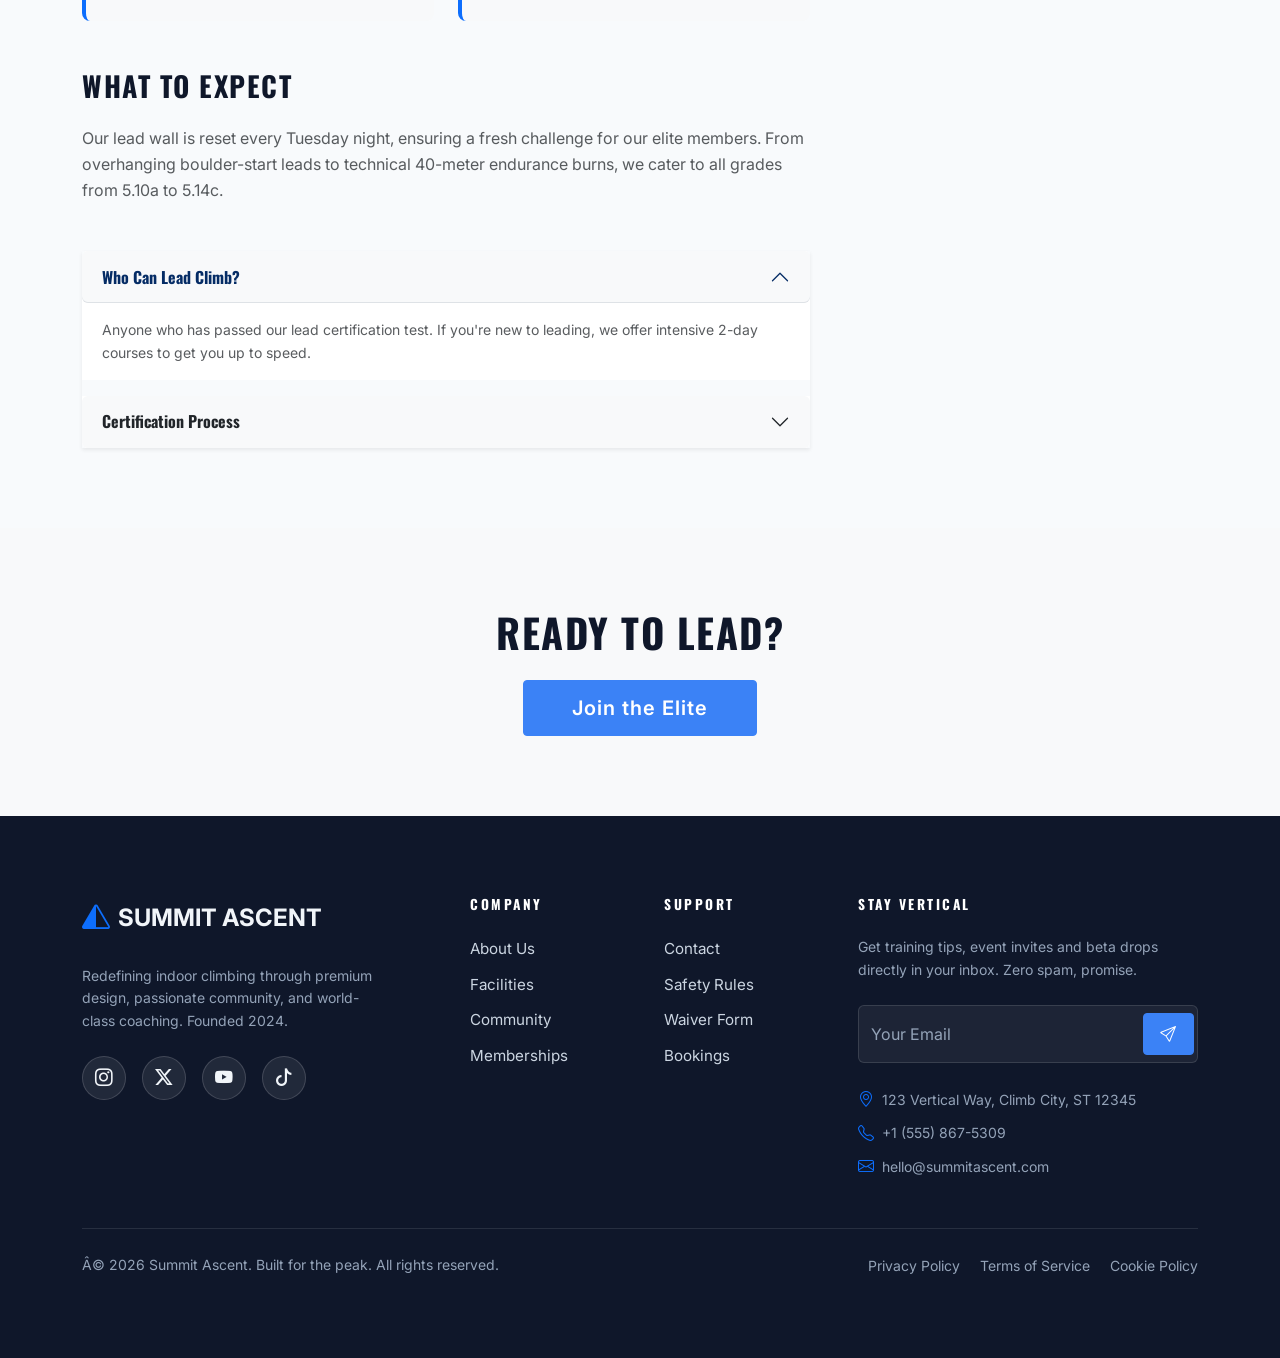
<file: service-details.html>
﻿<!DOCTYPE html>
<html lang="en" dir="ltr" data-theme="light">
<head>
    <meta charset="UTF-8">
    <meta name="viewport" content="width=device-width, initial-scale=1.0">
    <title>Lead Climbing Details | Summit Ascent</title>
    <link rel="icon" href="assets/images/favicon.svg" type="image/svg+xml">
    <link rel="apple-touch-icon" href="assets/images/favicon.svg">
    <link href="https://cdn.jsdelivr.net/npm/bootstrap@5.3.0/dist/css/bootstrap.min.css" rel="stylesheet">
    <link rel="stylesheet" href="https://cdn.jsdelivr.net/npm/bootstrap-icons@1.11.0/font/bootstrap-icons.css">
    <link rel="stylesheet" href="assets/css/style.css">
    <link rel="stylesheet" href="assets/css/home.css">
</head>
<body>

    <div id="preloader"><div class="loader-spinner"></div></div>

    <!-- Header / Navbar -->
    <nav class="navbar navbar-expand-lg navbar-sticky py-3" id="mainNav">
        <div class="container">
            <a class="navbar-brand d-flex align-items-center" href="index.html">
                <i class="bi bi-triangle-half me-2 fs-3 text-primary"></i>
                <span class="fw-bold fs-4 text-uppercase letter-space">Summit Ascent</span>
            </a>

            <button class="navbar-toggler border-0" type="button" data-bs-toggle="offcanvas" data-bs-target="#offcanvasNavbar">
                <span class="navbar-toggler-icon"></span>
            </button>

            <div class="offcanvas offcanvas-end" tabindex="-1" id="offcanvasNavbar">
                <div class="offcanvas-header border-bottom">
                    <div class="d-flex align-items-center">
                        <i class="bi bi-triangle-half me-2 fs-4 text-primary"></i>
                        <h5 class="offcanvas-title fw-bold mb-0">SUMMIT ASCENT</h5>
                    </div>
                    <button type="button" class="btn-close" data-bs-dismiss="offcanvas"></button>
                </div>
                <div class="offcanvas-body">
                    <ul class="navbar-nav justify-content-end flex-grow-1 pe-3 align-items-center gap-1">
                        <li class="nav-item dropdown">
                            <a class="nav-link dropdown-toggle" href="#" role="button" data-bs-toggle="dropdown" aria-expanded="false">
                                Home
                            </a>
                            <ul class="dropdown-menu">
                                <li><a class="dropdown-item" href="index.html">Home V1 â€” Classic</a></li>
                                <li><a class="dropdown-item" href="home-v2.html">Home V2 â€” Interactive</a></li>
                            </ul>
                        </li>
                        <li class="nav-item"><a class="nav-link" href="about.html">About</a></li>
                        <li class="nav-item"><a class="nav-link active" href="services.html">Services</a></li>
                        <li class="nav-item"><a class="nav-link" href="pricing.html">Pricing</a></li>
                        <li class="nav-item"><a class="nav-link" href="blog.html">Blog</a></li>
                        <li class="nav-item"><a class="nav-link" href="contact.html">Contact</a></li>

                        <!-- Toggles -->
                        <li class="nav-item ms-lg-3">
                            <button class="btn btn-sm btn-outline-secondary theme-toggle-btn px-2" id="theme-toggle" aria-pressed="false" aria-label="Toggle theme"><i class="bi bi-moon-stars"></i></button>
                        </li>
                        <li class="nav-item ms-lg-2">
                            <button class="btn btn-sm btn-outline-secondary px-2" id="rtl-toggle" aria-label="Toggle RTL"><i class="bi bi-text-indent-right"></i></button>
                        </li>
                        <li class="nav-item ms-lg-3">
                            <a class="btn btn-primary btn-sm px-4" href="login.html">Login</a>
                        </li>
                    </ul>
                </div>
            </div>
        </div>
    </nav>

    <main>
        <!-- Service Detail Hero -->
        <section class="section-padding bg-dark text-white text-center position-relative overflow-hidden" style="min-height: 40vh;">
            <div class="container position-relative" style="z-index: 1;">
                <h1 class="display-3 fw-bold text-uppercase mb-3">LEAD CLIMBING</h1>
                <nav aria-label="breadcrumb">
                    <ol class="breadcrumb justify-content-center text-uppercase small ls-1">
                        <li class="breadcrumb-item"><a href="index.html" class="text-white opacity-75">Home</a></li>
                        <li class="breadcrumb-item"><a href="services.html" class="text-white opacity-75">Services</a></li>
                        <li class="breadcrumb-item active text-primary" aria-current="page">Lead Climbing</li>
                    </ol>
                </nav>
            </div>
            <div class="position-absolute w-100 h-100 top-0 start-0 opacity-25" style="background: url('assets/images/hero.png') center/cover; z-index: 0;"></div>
        </section>

        <!-- Main Detail Content -->
        <section class="section-padding">
            <div class="container">
                <div class="row g-5">
                    <div class="col-lg-8">
                        <img src="assets/images/hero.png" class="img-fluid rounded-4 mb-5 shadow" alt="Lead Climbing Area">
                        <h2 class="display-6 fw-bold mb-4">THE PINNACLE OF CHALLENGE</h2>
                        <p class="text-muted lead mb-4">Lead climbing is the ultimate expression of skill and mental fortitude at Summit Ascent. Our dedicated lead walls feature 60-foot vertical climbs with aggressive overhangs and technical slab sections.</p>
                        
                        <div class="row g-4 mb-5">
                            <div class="col-md-6">
                                <div class="bg-light p-4 rounded-3 border-start border-primary border-4">
                                    <h5 class="fw-bold"><i class="bi bi-shield-check text-primary me-2"></i> Safety First</h5>
                                    <p class="small text-muted mb-0">Full certification required for all lead climbers. Daily inspections of draws and anchors.</p>
                                </div>
                            </div>
                            <div class="col-md-6">
                                <div class="bg-light p-4 rounded-3 border-start border-primary border-4">
                                    <h5 class="fw-bold"><i class="bi bi-gear text-primary me-2"></i> Modern Gear</h5>
                                    <p class="small text-muted mb-0">High-quality ropes and Petzl GriGri devices available for rentals.</p>
                                </div>
                            </div>
                        </div>

                        <h3 class="fw-bold mb-4">WHAT TO EXPECT</h3>
                        <p class="text-muted">Our lead wall is reset every Tuesday night, ensuring a fresh challenge for our elite members. From overhanging boulder-start leads to technical 40-meter endurance burns, we cater to all grades from 5.10a to 5.14c.</p>
                        
                        <div class="accordion mt-5 shadow-sm" id="detailsAccordion">
                            <div class="accordion-item border-0 mb-3">
                                <h2 class="accordion-header">
                                    <button class="accordion-button fw-bold py-3 bg-light rounded" type="button" data-bs-toggle="collapse" data-bs-target="#collapseOne">
                                        Who Can Lead Climb?
                                    </button>
                                </h2>
                                <div id="collapseOne" class="accordion-collapse collapse show" data-bs-parent="#detailsAccordion">
                                    <div class="accordion-body text-muted small">
                                        Anyone who has passed our lead certification test. If you're new to leading, we offer intensive 2-day courses to get you up to speed.
                                    </div>
                                </div>
                            </div>
                            <div class="accordion-item border-0">
                                <h2 class="accordion-header">
                                    <button class="accordion-button collapsed fw-bold py-3 bg-light rounded" type="button" data-bs-toggle="collapse" data-bs-target="#collapseTwo">
                                        Certification Process
                                    </button>
                                </h2>
                                <div id="collapseTwo" class="accordion-collapse collapse" data-bs-parent="#detailsAccordion">
                                    <div class="accordion-body text-muted small">
                                        Testing involves demonstrating safe clipping technique, proper belaying, and successful catch/fall scenarios.
                                    </div>
                                </div>
                            </div>
                        </div>
                    </div>
                    
                    <!-- Sidebar -->
                    <div class="col-lg-4">
                        <aside class="sticky-top" style="top: 100px;">
                            <div class="card-premium border-0 shadow-lg mb-4">
                                <h4 class="fw-bold mb-4">SERVICE INFO</h4>
                                <ul class="list-unstyled mb-4">
                                    <li class="mb-3 d-flex justify-content-between"><span class="text-muted">Wall Height:</span> <span class="fw-bold">60 Ft</span></li>
                                    <li class="mb-3 d-flex justify-content-between"><span class="text-muted">Draws:</span> <span class="fw-bold">25 Sets</span></li>
                                    <li class="mb-3 d-flex justify-content-between"><span class="text-muted">Min. Grade:</span> <span class="fw-bold">5.10a</span></li>
                                    <li class="mb-0 d-flex justify-content-between"><span class="text-muted">Peak Hours:</span> <span class="fw-bold">5PM - 9PM</span></li>
                                </ul>
                                <a href="pricing.html" class="btn btn-primary w-100 py-3">Book Certification</a>
                            </div>
                            
                            <div class="bg-dark text-white p-4 rounded-4 text-center">
                                <h5 class="fw-bold mb-3">TRAIN HARDER</h5>
                                <p class="small opacity-75 mb-4">Get 1-on-1 coaching for lead climbing technique.</p>
                                <a href="contact.html" class="btn btn-outline-light btn-sm w-100">Contact Coach</a>
                            </div>
                        </aside>
                    </div>
                </div>
            </div>
        </section>

        <!-- CTA -->
        <section class="section-padding bg-light text-center">
            <div class="container">
                <h2 class="display-6 fw-bold mb-4">READY TO LEAD?</h2>
                <a href="pricing.html" class="btn btn-primary btn-lg px-5">Join the Elite</a>
            </div>
        </section>
    </main>

    <!-- Footer -->
    <footer class="footer-section section-padding">
        <div class="container">
            <div class="row g-5">
                <div class="col-lg-4">
                    <a class="navbar-brand d-flex align-items-center mb-4" href="index.html">
                        <i class="bi bi-triangle-half me-2 fs-3 text-primary"></i>
                        <span class="fw-bold fs-4 text-uppercase">Summit Ascent</span>
                    </a>
                    <p class="text-muted pe-lg-5 small">Redefining indoor climbing through premium design, passionate community, and world-class coaching. Founded 2024.</p>
                    <div class="d-flex gap-3 mt-4">
                        <a href="#" class="footer-social" aria-label="Instagram"><i class="bi bi-instagram"></i></a>
                        <a href="#" class="footer-social" aria-label="Twitter"><i class="bi bi-twitter-x"></i></a>
                        <a href="#" class="footer-social" aria-label="YouTube"><i class="bi bi-youtube"></i></a>
                        <a href="#" class="footer-social" aria-label="TikTok"><i class="bi bi-tiktok"></i></a>
                    </div>
                </div>
                <div class="col-6 col-lg-2">
                    <h5 class="fw-bold mb-4 footer-title">Company</h5>
                    <ul class="list-unstyled footer-links">
                        <li><a href="about.html">About Us</a></li>
                        <li><a href="services.html">Facilities</a></li>
                        <li><a href="blog.html">Community</a></li>
                        <li><a href="pricing.html">Memberships</a></li>
                    </ul>
                </div>
                <div class="col-6 col-lg-2">
                    <h5 class="fw-bold mb-4 footer-title">Support</h5>
                    <ul class="list-unstyled footer-links">
                        <li><a href="contact.html">Contact</a></li>
                        <li><a href="#">Safety Rules</a></li>
                        <li><a href="#">Waiver Form</a></li>
                        <li><a href="coming-soon.html">Bookings</a></li>
                    </ul>
                </div>
                <div class="col-lg-4">
                    <h5 class="fw-bold mb-4 footer-title">Stay Vertical</h5>
                    <p class="text-muted small mb-4">Get training tips, event invites and beta drops directly in your inbox. Zero spam, promise.</p>
                    <form class="footer-newsletter position-relative" id="newsletter-form">
                        <input type="email" class="form-control py-3 pe-5" placeholder="Your Email" required>
                        <button class="btn btn-primary position-absolute top-50 end-0 translate-middle-y me-1 px-3 py-2" type="submit" aria-label="Subscribe">
                            <i class="bi bi-send"></i>
                        </button>
                    </form>
                    <div class="footer-contact mt-4">
                        <div class="d-flex align-items-center gap-2 mb-2">
                            <i class="bi bi-geo-alt text-primary"></i>
                            <small class="text-muted">123 Vertical Way, Climb City, ST 12345</small>
                        </div>
                        <div class="d-flex align-items-center gap-2 mb-2">
                            <i class="bi bi-telephone text-primary"></i>
                            <small class="text-muted">+1 (555) 867-5309</small>
                        </div>
                        <div class="d-flex align-items-center gap-2">
                            <i class="bi bi-envelope text-primary"></i>
                            <small class="text-muted">hello@summitascent.com</small>
                        </div>
                    </div>
                </div>
            </div>
            <div class="footer-bottom mt-5 pt-4">
                <div class="row align-items-center">
                    <div class="col-md-6">
                        <p class="text-muted small mb-0">Â© 2026 Summit Ascent. Built for the peak. All rights reserved.</p>
                    </div>
                    <div class="col-md-6 text-md-end mt-2 mt-md-0">
                        <a href="#" class="text-muted small me-3">Privacy Policy</a>
                        <a href="#" class="text-muted small me-3">Terms of Service</a>
                        <a href="#" class="text-muted small">Cookie Policy</a>
                    </div>
                </div>
            </div>
        </div>
    </footer>

    <script src="https://cdn.jsdelivr.net/npm/bootstrap@5.3.0/dist/js/bootstrap.bundle.min.js"></script>
    <script src="assets/js/main.js"></script>
</body>
</html>
</file>
<file: assets/css/style.css>
@import url('https://fonts.googleapis.com/css2?family=Inter:wght@300;400;500;600;700&family=Oswald:wght@400;500;600;700&display=swap');

/* 
====================================
VARIABLES
====================================
*/
:root {
    /* Brand Colors */
    --primary-color: #3b82f6; /* Sapphire Blue */
    --secondary-color: #111827; /* Obsidian */
    --accent-color: #f59e0b; /* Amber */
    
    /* Neutral Colors */
    --bg-light: #f8fafc;
    --text-dark: #0f172a;
    --text-muted: #64748b;
    --border-color: #e2e8f0;
    --white: #ffffff;
    --black: #000000;
    --sky-blue: #0ea5e9;

    /* BG RGB for transparency (light) */
    --bg-light-rgb: 248, 250, 252;

    /* Spacing & Grid */
    --spacing-xs: 8px;
    --spacing-sm: 16px;
    --spacing-md: 24px;
    --spacing-lg: 32px;
    --spacing-xl: 48px;

    /* Transitions */
    --transition-fast: 0.2s ease;
    --transition-base: 0.4s ease;
}

/* 
====================================
DARK MODE VARS
====================================
*/
[data-theme="dark"] {
    --bg-light: #000000;
    --bg-surface: #0f172a; /* Slightly lighter for bg-light sections */
    --text-dark: #ffffff;
    --text-muted: #cbd5e1; /* Brighter slate for better contrast */
    --border-color: #1e293b;
    --secondary-color: #1e293b;
    --white: #111827;

    /* BG RGB for transparency (dark) */
    --bg-light-rgb: 0, 0, 0;
}

/* 
====================================
RESET
====================================
*/
* {
    margin: 0;
    padding: 0;
    box-sizing: border-box;
}

html {
    width: 100%;
    min-height: 100%;
    scroll-behavior: smooth;
    overflow-x: hidden;
    scrollbar-gutter: auto;
}

body {
    font-family: 'Inter', sans-serif;
    background-color: var(--bg-light);
    color: var(--text-dark);
    line-height: 1.6;
    overflow-x: hidden;
    transition: background-color var(--transition-base), color var(--transition-base);
    min-height: 100vh;
    max-width: 100%;
}

.offcanvas-backdrop {
    background-color: rgba(0, 0, 0, 0.45);
}

body.offcanvas-open,
body.modal-open {
    padding-right: 0 !important;
}

h1, h2, h3, h4, h5, h6 {
    font-family: 'Oswald', sans-serif;
    font-weight: 600;
    text-transform: uppercase;
    letter-spacing: 1.5px;
}

/* 
====================================
LAYOUT
====================================
*/
.section-padding {
    padding: var(--spacing-xl) 0;
}

@media (min-width: 1024px) {
    .section-padding {
        padding: 80px 0;
    }
}

/* 
====================================
COMPONENTS
====================================
*/

/* Buttons */
.btn-primary {
    background-color: var(--primary-color);
    border-color: var(--primary-color);
    padding: 12px 28px;
    border-radius: 4px;
    font-weight: 600;
    letter-spacing: 1px;
    transition: var(--transition-fast);
}

.btn-primary:hover {
    background-color: var(--sky-blue);
    border-color: var(--sky-blue);
    transform: translateY(-2px);
    box-shadow: 0 4px 12px rgba(14, 165, 233, 0.3);
}

.btn-outline-primary:hover {
    background-color: var(--sky-blue);
    border-color: var(--sky-blue);
    color: white;
}

.theme-toggle-btn {
    width: 34px;
    height: 34px;
    padding: 0 !important;
    min-width: 34px;
    border-radius: 50%;
    display: inline-flex;
    align-items: center;
    justify-content: center;
    transition: var(--transition-fast);
}

.navbar-nav .btn.btn-sm {
    height: 34px;
    display: inline-flex;
    align-items: center;
    justify-content: center;
    padding-top: 0;
    padding-bottom: 0;
}

.theme-toggle-btn i {
    font-size: 1.15rem;
}

.btn-secondary {
    background-color: var(--secondary-color);
    border-color: var(--secondary-color);
    padding: 12px 28px;
    border-radius: 4px;
    color: white;
}

/* Cards */
.card-premium {
    background-color: var(--white);
    color: var(--text-dark) !important;
    border: 1px solid var(--border-color);
    border-radius: 8px;
    padding: var(--spacing-md);
    box-shadow: 0 4px 6px -1px rgba(0, 0, 0, 0.1);
    transition: transform var(--transition-fast);
}

.card-premium:hover {
    transform: translateY(-8px);
}

.blog-sidebar .card-premium {
    background-color: rgba(15, 23, 42, 0.96);
    border-color: rgba(255, 255, 255, 0.08);
    color: #f8fafc;
}

.blog-sidebar .card-premium h5,
.blog-sidebar .card-premium a,
.blog-sidebar .card-premium p {
    color: inherit;
}

.blog-sidebar .card-premium p {
    color: rgba(248, 250, 252, 0.75);
}

/* Sticky Navbar */
.navbar-sticky {
    position: fixed;
    top: 0;
    left: 0;
    right: 0;
    width: 100%;
    z-index: 1030;
    background-color: rgba(248, 250, 252, 0.9);
    backdrop-filter: blur(12px);
    -webkit-backdrop-filter: blur(12px);
    border-bottom: 1px solid var(--border-color);
    transition: background-color var(--transition-base), box-shadow var(--transition-fast);
}

body.has-fixed-navbar {
    padding-top: var(--navbar-offset, 0px);
}

[data-theme="dark"] .navbar-sticky {
    background-color: rgba(var(--bg-light-rgb), 0.92);
    border-bottom-color: rgba(255,255,255,0.08);
}

.navbar-sticky .nav-link,
.navbar-sticky .navbar-brand {
    color: var(--text-dark);
    font-weight: 500;
    transition: color 0.3s ease;
}

[data-theme="dark"] .navbar-sticky .nav-link,
[data-theme="dark"] .navbar-brand {
    color: rgba(255,255,255,0.75);
}

[data-theme="dark"] .navbar-brand {
    color: #ffffff !important;
}

.navbar-sticky .navbar-toggler-icon {
    border-radius: 50%;
    border: 1px solid rgba(15, 23, 42, 0.2);
    background-color: rgba(15, 23, 42, 0.05);
}

[data-theme="dark"] .navbar-sticky .navbar-toggler-icon {
    filter: invert(0.95);
    background-color: rgba(255, 255, 255, 0.1);
    border-color: rgba(255, 255, 255, 0.4);
}

[data-theme="dark"] .offcanvas {
    background-color: #0f172a;
    color: #e2e8f0;
}

[data-theme="dark"] .offcanvas .offcanvas-header {
    border-bottom: 1px solid rgba(255, 255, 255, 0.08);
}

[data-theme="dark"] .offcanvas .offcanvas-body {
    padding-top: 1rem;
}

[data-theme="dark"] .offcanvas .navbar-brand,
[data-theme="dark"] .offcanvas .nav-link,
[data-theme="dark"] .offcanvas .dropdown-item,
[data-theme="dark"] .offcanvas .theme-toggle-btn {
    color: #f8fafc;
}

[data-theme="dark"] .offcanvas .text-dark {
    color: #f8fafc !important;
}

[data-theme="dark"] .offcanvas .nav-link:hover,
[data-theme="dark"] .offcanvas .dropdown-item:hover {
    color: #38bdf8;
}

.navbar-sticky .nav-link:hover,
.navbar-sticky .nav-link.active {
    color: var(--sky-blue) !important;
}

.navbar-sticky .dropdown-menu {
    background-color: var(--white);
    border: 1px solid var(--border-color);
    box-shadow: 0 16px 40px rgba(15, 23, 42, 0.16);
    margin-top: 10px !important;
}

@media (min-width: 992px) {
    .navbar-sticky .nav-item.dropdown {
        position: relative;
    }
    /* Align dropdown flush under the toggle link, centered */
    .navbar-sticky .navbar-nav .dropdown-menu {
        left: 50% !important;
        right: auto !important;
        transform: translateX(-50%) !important;
        min-width: 200px;
        margin-top: 10px !important;
        margin-left: 0 !important;
        margin-right: 0 !important;
    }
}

/* Extra nudge at exactly the 1024px breakpoint where the nav is tight */
@media (min-width: 992px) and (max-width: 1099px) {
    .navbar-sticky .navbar-nav .dropdown-menu {
        left: 0 !important;
        transform: translateX(0) !important;
    }
}


.navbar-sticky .dropdown-item {
    color: var(--text-dark);
}

.navbar-sticky .dropdown-item:hover,
.navbar-sticky .dropdown-item:focus {
    background-color: rgba(59, 130, 246, 0.08);
    color: var(--primary-color);
}

.navbar-sticky .dropdown-item.active {
    color: var(--primary-color);
    font-weight: 700;
    background-color: rgba(59, 130, 246, 0.1);
}

[data-theme="dark"] .navbar-sticky .dropdown-menu {
    background-color: #0f172a;
    border-color: #1e293b;
}

[data-theme="dark"] .navbar-sticky .dropdown-item {
    color: #e2e8f0;
}

[data-theme="dark"] .navbar-sticky .dropdown-item:hover,
[data-theme="dark"] .navbar-sticky .dropdown-item:focus,
[data-theme="dark"] .navbar-sticky .dropdown-item.active {
    background-color: rgba(59, 130, 246, 0.14);
    color: #ffffff;
}

.navbar-sticky .container {
    min-width: 0;
}

.navbar-sticky .navbar-brand {
    min-width: 0;
    max-width: calc(100% - 5rem);
}

.navbar-sticky .navbar-brand span {
    display: block;
    overflow: hidden;
    text-overflow: ellipsis;
    white-space: nowrap;
}

@media (max-width: 991px) {
    /* Prevent the sticky navbar blur layer from trapping the Bootstrap offcanvas panel */
    .navbar-sticky {
        backdrop-filter: none;
        -webkit-backdrop-filter: none;
    }
}

[data-theme="dark"] .bi-moon-stars {
    color: #f1f5f9;
}

[data-theme="dark"] #rtl-toggle {
    border-color: rgba(255,255,255,0.2) !important;
    color: #f1f5f9 !important;
}

/* 
====================================
RTL SUPPORT
====================================
*/
[dir="rtl"] {
    text-align: right;
}

/* RTL Spacing Utilities Fixes */
[dir="rtl"] .me-1 { margin-left: .25rem !important; margin-right: 0 !important; }
[dir="rtl"] .me-2 { margin-left: .5rem !important; margin-right: 0 !important; }
[dir="rtl"] .me-3 { margin-left: 1rem !important; margin-right: 0 !important; }
[dir="rtl"] .me-4 { margin-left: 1.5rem !important; margin-right: 0 !important; }

[dir="rtl"] .ms-1 { margin-right: .25rem !important; margin-left: 0 !important; }
[dir="rtl"] .ms-2 { margin-right: .5rem !important; margin-left: 0 !important; }
[dir="rtl"] .ms-3 { margin-right: 1rem !important; margin-left: 0 !important; }
[dir="rtl"] .ms-4 { margin-right: 1.5rem !important; margin-left: 0 !important; }

[dir="rtl"] .pe-1 { padding-left: .25rem !important; padding-right: 0 !important; }
[dir="rtl"] .pe-2 { padding-left: .5rem !important; padding-right: 0 !important; }
[dir="rtl"] .pe-3 { padding-left: 1rem !important; padding-right: 0 !important; }

[dir="rtl"] .ps-1 { padding-right: .25rem !important; padding-left: 0 !important; }
[dir="rtl"] .ps-2 { padding-right: .5rem !important; padding-left: 0 !important; }
[dir="rtl"] .ps-3 { padding-right: 1rem !important; padding-left: 0 !important; }


/* Extra fixes */

[dir="rtl"] .me-auto {
    margin-left: auto !important;
    margin-right: initial !important;
}

[dir="rtl"] .text-end {
    text-align: left !important;
}

[dir="rtl"] .text-start {
    text-align: right !important;
}

[dir="rtl"] .ms-auto {

    margin-right: auto !important;
    margin-left: initial !important;
}

/* 
====================================
LOADING EXPERIENCE
====================================
*/
#preloader {
    position: fixed;
    top: 0;
    left: 0;
    width: 100%;
    height: 100%;
    background: var(--bg-light);
    display: flex;
    justify-content: center;
    align-items: center;
    z-index: 9999;
}

.loader-spinner {
    width: 48px;
    height: 48px;
    border: 5px solid var(--primary-color);
    border-bottom-color: transparent;
    border-radius: 50%;
    animation: rotation 1s linear infinite;
}

@keyframes rotation {
    0% { transform: rotate(0deg); }
    100% { transform: rotate(360deg); }
}

/* 
====================================
UTILITIES
====================================
*/
.text-accent { color: var(--accent-color) !important; }
.bg-dark-section { background-color: #0f172a; color: white; }

[data-theme="dark"] .bg-dark-section { background-color: #040a17; }

.ls-1 { letter-spacing: 1px; }
.ls-2 { letter-spacing: 2px; }
.ls-3 { letter-spacing: 3px; }

/* 
====================================
AUTHENTICATION PAGES
====================================
*/
.auth-container {
    min-height: 100vh;
    display: flex;
    align-items: center;
    justify-content: center;
    padding: 2rem 1rem;
    background-color: var(--bg-light);
    position: relative;
    transition: background-color var(--transition-base);
}
.auth-card {
    width: 100%;
    max-width: 450px;
    padding: 40px;
    border-radius: 12px;
    border: 1px solid var(--border-color);
    background-color: var(--white);
    box-shadow: 0 10px 30px rgba(15, 23, 42, 0.15);
    transition: background-color var(--transition-base), color var(--transition-base), box-shadow var(--transition-fast);
}
.auth-toggle-panel {
    position: absolute;
    top: 1.5rem;
    right: 1.5rem;
    display: flex;
    align-items: center;
    gap: 0.5rem;
    background: rgba(255, 255, 255, 0.85);
    border-radius: 999px;
    padding: 0.35rem 0.75rem;
    box-shadow: 0 8px 20px rgba(0, 0, 0, 0.1);
    z-index: 5;
}
@media (max-width: 576px) {
    .auth-toggle-panel {
        position: static;
        margin-bottom: 1.5rem;
        box-shadow: none;
        background: transparent;
    }
    .auth-container {
        flex-direction: column;
        gap: 1rem;
    }
    .auth-card {
        padding: 32px 24px;
    }
    .auth-toggle-panel {
        width: 100%;
        justify-content: flex-end;
    }
}
.auth-toggle-panel .btn {
    min-width: auto;
}
.auth-card .form-label,
.auth-card .form-check-label {
    color: var(--text-dark);
}
.auth-card .form-control {
    border-radius: 8px;
    background-color: var(--white);
    border: 1px solid var(--border-color);
    color: var(--text-dark);
}
.auth-card .form-control::placeholder {
    color: rgba(15, 23, 42, 0.45);
}
.auth-card .form-control:focus {
    border-color: var(--primary-color);
    box-shadow: 0 0 0 0.2rem rgba(59, 130, 246, 0.2);
}
.auth-card .text-muted {
    color: var(--text-muted);
}
.auth-card .btn-outline-secondary {
    border-color: rgba(15, 23, 42, 0.2);
    color: var(--text-dark);
}
.auth-card .input-group-text {
    background-color: var(--white);
    border-color: var(--border-color);
    color: var(--text-dark);
}

[data-theme="dark"] .auth-container {
    background-color: var(--bg-surface);
}
[data-theme="dark"] .auth-card {
    background-color: rgba(15, 23, 42, 0.92);
    color: var(--text-dark);
    border-color: rgba(255, 255, 255, 0.08);
    box-shadow: 0 20px 45px rgba(0, 0, 0, 0.65);
}
[data-theme="dark"] .auth-card .form-label,
[data-theme="dark"] .auth-card .form-check-label {
    color: rgba(255, 255, 255, 0.9);
}
[data-theme="dark"] .auth-card .form-control {
    background-color: rgba(255, 255, 255, 0.04);
    border-color: rgba(255, 255, 255, 0.2);
    color: var(--text-dark);
}
[data-theme="dark"] .auth-card .form-control::placeholder {
    color: rgba(255, 255, 255, 0.6);
}
[data-theme="dark"] .auth-card .input-group-text {
    background-color: rgba(255, 255, 255, 0.05);
    border-color: rgba(255, 255, 255, 0.2);
    color: rgba(255, 255, 255, 0.9);
}
[data-theme="dark"] .auth-card .btn-outline-secondary {
    border-color: rgba(255, 255, 255, 0.3);
    color: rgba(255, 255, 255, 0.85);
}
[data-theme="dark"] .auth-toggle-panel {
    background: rgba(255, 255, 255, 0.06);
    border: 1px solid rgba(255, 255, 255, 0.12);
    box-shadow: 0 12px 30px rgba(0, 0, 0, 0.55);
}


/* Global Dark Mode Contrast Overrides */
[data-theme="dark"] .bg-light {
    background-color: var(--bg-surface) !important;
}

[data-theme="dark"] .bg-white {
    background-color: var(--white) !important;
}

[data-theme="dark"] .text-muted {
    color: var(--text-muted) !important;
}

[data-theme="dark"] .text-secondary {
    color: var(--text-muted) !important; /* Secondary text also needs bright slate */
}

/* 
====================================
MODERN UTILITIES
====================================
*/
.backdrop-blur {
    backdrop-filter: blur(12px);
    -webkit-backdrop-filter: blur(12px);
}

.bg-white-10 { background-color: rgba(255, 255, 255, 0.1); }
.bg-primary-10 { background-color: rgba(59, 130, 246, 0.1); }
.bg-accent-10 { background-color: rgba(245, 158, 11, 0.1); }
.bg-info-10 { background-color: rgba(6, 182, 212, 0.1); }
.bg-success-10 { background-color: rgba(34, 197, 94, 0.1); }

.max-w-300 { max-width: 300px; }
.max-w-600 { max-width: 600px; }
.min-h-400 { min-height: 400px; }

.floating-sticker {
    margin: 1.25rem;
    padding: 1.25rem;
    width: min(100%, 280px);
}
@media (max-width: 767px) {
    .floating-sticker {
        margin: 0;
        padding: 1rem;
        bottom: 1.25rem;
        left: 50% !important;
        transform: translateX(-50%);
        width: min(92%, 260px);
    }
}

.rounded-lg { border-radius: 12px; }
.shadow-2xl { box-shadow: 0 25px 50px -12px rgba(0, 0, 0, 0.25); }


.opacity-05 { opacity: 0.05; }
.opacity-10 { opacity: 0.1; }

.border-white-05 { border-bottom: 1px solid rgba(255, 255, 255, 0.05) !important; }

.object-fit-cover { object-fit: cover; }

.transform-hover {
    transition: transform var(--transition-fast), box-shadow var(--transition-fast);
}

.transform-hover:hover {
    transform: translateY(-5px);
}

.topic-card:hover .card-premium {
    border-color: var(--primary-color) !important;
    background-color: rgba(var(--bg-light-rgb), 0.15) !important;
}

.topic-grid > div:nth-child(4) {
    transition: none;
}

@media (min-width: 768px) and (max-width: 991px) {
    .topic-grid > div:nth-child(4) {
        display: flex;
        justify-content: center;
    }

    .topic-grid > div:nth-child(4) .card-premium {
        width: min(320px, 100%);
    }
}

.text-info { color: #06b6d4 !important; }
.text-success { color: #22c55e !important; }

/* Pricing Comparison Table */
.pricing-comparison-table th {
    font-family: 'Oswald', sans-serif;
    letter-spacing: 1px;
}

.pricing-comparison-table td {
    font-size: 0.95rem;
}

[data-theme="light"] .pricing-comparison-table {
    color: var(--text-dark);
}

[data-theme="light"] .bg-dark-section .pricing-comparison-table {
    color: white;
}

@media (max-width: 991px) {
    .min-h-400 { min-height: 300px; }
    .pricing-comparison-table {
        min-width: 0;
    }
    .navbar-sticky .navbar-brand .fs-4 {
        font-size: 1.2rem !important;
        letter-spacing: 1px;
    }
}

.pricing-comparison-table th,
.pricing-comparison-table td {
    white-space: normal;
    word-break: break-word;
}

@media (max-width: 767px) {
    .pricing-comparison-table th,
    .pricing-comparison-table td {
        padding-left: 1rem;
        padding-right: 1rem;
    }
    .pricing-comparison-table td {
        font-size: 0.95rem;
    }
}



/* 
====================================
PRICING PAGE CUSTOM STYLES
====================================
*/
.membership-hero {
    background-image: linear-gradient(rgba(248, 250, 252, 0.85), rgba(248, 250, 252, 0.85)), url('../images/v2-interior.png');
    background-size: cover;
    background-position: center;
    border-bottom: 1px solid var(--border-color);
}

[data-theme="dark"] .membership-hero {
    background-image: linear-gradient(rgba(15, 23, 42, 0.9), rgba(15, 23, 42, 0.9)), url('../images/v2-interior.png');
}

/* Blog Hero Background */
.blog-hero {
    background-image: linear-gradient(rgba(248, 250, 252, 0.9), rgba(248, 250, 252, 0.9)), url('../images/climbing-bouldering-hq.png');
    background-size: cover;
    background-position: center;
    border-bottom: 1px solid var(--border-color);
}

[data-theme="dark"] .blog-hero {
    background-image: linear-gradient(rgba(15, 23, 42, 0.9), rgba(15, 23, 42, 0.9)), url('../images/climbing-bouldering-hq.png');
}

.blog-feature-badge-wrap {
    max-width: max-content;
}

.blog-feature-badge {
    letter-spacing: 1px;
    font-size: 0.8rem;
}

@media (max-width: 767px) {
    .blog-feature-badge-wrap {
        padding: 0.75rem;
    }
    .blog-feature-badge {
        font-size: 0.65rem;
        padding: 0.35rem 0.95rem;
    }
}

[data-theme="dark"] .blog-page .text-dark {
    color: #f8fafc !important;
}

[data-theme="dark"] .blog-page .text-muted {
    color: rgba(248, 250, 252, 0.85) !important;
}

[data-theme="dark"] .blog-page h2,
[data-theme="dark"] .blog-page h3,
[data-theme="dark"] .blog-page h4,
[data-theme="dark"] .blog-page h5 {
    color: #f8fafc;
}

[data-theme="dark"] .blog-page .topic-card .card-premium {
    background-color: rgba(15, 23, 42, 0.75);
    border-color: rgba(255, 255, 255, 0.08);
}

/* Blog newsletter form: stack input + button vertically on small screens */
@media (max-width: 480px) {
    .newsletter-form-large .input-group {
        flex-direction: column;
        align-items: stretch;
        gap: 0.5rem;
    }

    .newsletter-form-large .input-group .form-control {
        border-radius: 8px !important;
        width: 100%;
    }

    .newsletter-form-large .input-group .btn {
        border-radius: 8px !important;
        width: 100%;
        border-top-left-radius: 8px !important;
        border-bottom-left-radius: 8px !important;
    }
}
</file>
<file: assets/css/home.css>
/*
 ====================================
 HOME PAGE — SECTION STYLES
 Summit Ascent — Chalk & Stone Design System
 ====================================
*/

/* ---- Shared Section Utilities ---- */
.section-tag {
    font-size: 0.75rem;
    font-family: 'Inter', sans-serif;
    font-weight: 700;
    letter-spacing: 3px;
    text-transform: uppercase;
}

.letter-space {
    letter-spacing: 2px;
}

/* ======================
   PRELOADER
   ====================== */
#preloader {
    position: fixed;
    inset: 0;
    background: #0f172a;
    display: flex;
    flex-direction: column;
    justify-content: center;
    align-items: center;
    z-index: 9999;
    transition: opacity 0.5s ease;
}

.preloader-inner {
    display: flex;
    flex-direction: column;
    align-items: center;
    gap: 12px;
}

.preloader-icon {
    font-size: 3rem;
    color: var(--primary-color);
    animation: pulse-icon 1.2s ease-in-out infinite;
}

.preloader-text {
    font-family: 'Oswald', sans-serif;
    font-size: 0.85rem;
    letter-spacing: 4px;
    color: rgba(255,255,255,0.5);
    margin: 0;
}

@keyframes pulse-icon {
    0%, 100% { transform: scale(1); opacity: 1; }
    50% { transform: scale(1.15); opacity: 0.7; }
}

/* ======================
   SECTION 1 — HERO
   ====================== */
.hero-section {
    height: 100vh;
    min-height: 600px;
    padding-top: 32px;
}

.hero-bg-img {
    position: absolute;
    inset: 0;
    width: 100%;
    height: 100%;
    object-fit: cover;
    z-index: 0;
    transform: scale(1.05);
    animation: hero-zoom 12s ease-out forwards;
}

@keyframes hero-zoom {
    from { transform: scale(1.05); }
    to   { transform: scale(1); }
}

.hero-overlay {
    position: absolute;
    inset: 0;
    background: linear-gradient(135deg, rgba(0,0,0,0.85) 0%, rgba(0,0,0,0.4) 60%, rgba(0,0,0,0.2) 100%);
    z-index: 1;
}

/* Animated particles */
.hero-particles {
    position: absolute;
    inset: 0;
    z-index: 1;
    overflow: hidden;
    pointer-events: none;
}

.hero-particles span {
    position: absolute;
    display: block;
    width: 4px;
    height: 4px;
    border-radius: 50%;
    background: rgba(59, 130, 246, 0.6);
    animation: float-particle 8s infinite linear;
}

.hero-particles span:nth-child(1) { left: 10%; animation-delay: 0s;   width: 6px; height: 6px; }
.hero-particles span:nth-child(2) { left: 25%; animation-delay: 2s;   width: 3px; height: 3px; }
.hero-particles span:nth-child(3) { left: 50%; animation-delay: 4s;   width: 5px; height: 5px; }
.hero-particles span:nth-child(4) { left: 70%; animation-delay: 1.5s; width: 4px; height: 4px; }
.hero-particles span:nth-child(5) { left: 85%; animation-delay: 3.5s; width: 6px; height: 6px; }
.hero-particles span:nth-child(6) { left: 92%; animation-delay: 5s;   width: 3px; height: 3px; }

@keyframes float-particle {
    from { bottom: -10px; opacity: 0; }
    10%  { opacity: 1; }
    90%  { opacity: 1; }
    to   { bottom: 110%; opacity: 0; }
}

.hero-badge {
    background: rgba(59, 130, 246, 0.15);
    border: 1px solid rgba(59, 130, 246, 0.35);
    border-radius: 50px;
    padding: 6px 16px;
    backdrop-filter: blur(8px);
    animation: fade-down 0.8s ease both;
}

.badge-dot {
    width: 8px;
    height: 8px;
    border-radius: 50%;
    background: #22c55e;
    animation: live-blink 1.5s ease-in-out infinite;
}

@keyframes live-blink {
    0%, 100% { opacity: 1; }
    50%       { opacity: 0.3; }
}

.hero-headline {
    animation: fade-up 0.8s ease 0.2s both;
    line-height: 1.05;
}

.hero-sub {
    animation: fade-up 0.8s ease 0.4s both;
}

.hero-trust {
    animation: fade-up 0.8s ease 0.6s both;
    border-top: 1px solid rgba(255,255,255,0.1);
    padding-top: 20px;
}

.scroll-cue {
    position: absolute;
    bottom: 32px;
    left: 50%;
    transform: translateX(-50%);
    z-index: 2;
    color: rgba(255,255,255,0.5);
    font-size: 1.4rem;
    animation: bounce-down 2s ease infinite;
}

.hero-cta-group .hero-cta {
    border-radius: 12px;
    font-weight: 600;
    letter-spacing: 1px;
    min-width: 290px;
    box-shadow: 0 12px 30px rgba(0,0,0,0.25);
    border: 1px solid transparent;
    text-align: center;
}

.hero-cta-group .hero-cta.primary {
    background: var(--primary-color);
    border-color: var(--primary-color);
    color: #fff;
}

.hero-cta-group .hero-cta.secondary {
    background: rgba(255, 255, 255, 0.2);
    backdrop-filter: blur(8px);
    -webkit-backdrop-filter: blur(8px);
    border-color: rgba(255, 255, 255, 0.4);
    color: #fff;
}

.hero-cta-group .hero-cta:hover {
    transform: translateY(-3px);
    box-shadow: 0 14px 34px rgba(0,0,0,0.3);
}

@keyframes bounce-down {
    0%, 100% { transform: translateX(-50%) translateY(0); }
    50%       { transform: translateX(-50%) translateY(8px); }
}

@keyframes fade-up {
    from { opacity: 0; transform: translateY(24px); }
    to   { opacity: 1; transform: translateY(0); }
}

@keyframes fade-down {
    from { opacity: 0; transform: translateY(-16px); }
    to   { opacity: 1; transform: translateY(0); }
}

/* ======================
   SECTION 2 — STATS
   ====================== */
.stats-section {
    border-bottom: 1px solid var(--border-color);
}

.stats-grid {
    border: 1px solid var(--border-color);
    border-radius: 12px;
    overflow: hidden;
}

.stat-item {
    border-right: 1px solid var(--border-color);
    transition: background var(--transition-fast);
}

.stat-item:last-child { border-right: none; }

.stat-item:hover {
    background: rgba(14, 165, 233, 0.08);
}

.stat-number {
    font-family: 'Oswald', sans-serif;
    font-size: 2.5rem;
    font-weight: 700;
    color: var(--primary-color);
    line-height: 1;
    margin-bottom: 6px;
}

.stat-label {
    font-size: 0.75rem;
    text-transform: uppercase;
    letter-spacing: 2px;
    color: var(--text-muted);
    margin: 0;
}

/* ======================
   SECTION 3 — DISCIPLINES
   ====================== */
.discipline-card {
    background: var(--white);
    border-radius: 12px;
    box-shadow: 0 4px 24px rgba(0,0,0,0.12);
    transition: transform 0.3s ease, box-shadow 0.3s ease;
}

.discipline-card:hover {
    transform: translateY(-8px);
    box-shadow: 0 16px 48px rgba(0,0,0,0.2);
}

.discipline-img-wrap {
    position: relative;
    overflow: hidden;
    height: 220px;
}

.discipline-img {
    width: 100%;
    height: 100%;
    object-fit: cover;
    transition: transform 0.5s ease;
}

.discipline-card:hover .discipline-img {
    transform: scale(1.06);
}

.discipline-img-overlay {
    position: absolute;
    inset: 0;
    background: linear-gradient(to bottom, transparent 40%, rgba(0,0,0,0.5) 100%);
}

.discipline-tag {
    position: absolute;
    bottom: 12px;
    left: 16px;
    font-size: 0.65rem;
    font-family: 'Oswald', sans-serif;
    font-weight: 600;
    letter-spacing: 2px;
    color: white;
    background: var(--primary-color);
    padding: 4px 10px;
    border-radius: 4px;
}

.discipline-body { background: var(--white); }

.disc-features li {
    padding: 4px 0;
    font-size: 0.85rem;
    color: var(--text-muted);
}

.btn-link-primary {
    color: var(--primary-color);
    font-weight: 700;
    font-size: 0.85rem;
    letter-spacing: 1px;
    text-decoration: none;
    transition: letter-spacing 0.2s ease;
}

.btn-link-primary:hover {
    letter-spacing: 2px;
    color: var(--sky-blue);
}

/* Dark mode discipline body */
[data-theme="dark"] .discipline-body {
    background: #111827;
}

/* ======================
   SECTION 4 — FEATURES
   ====================== */

.feature-card {
    background: var(--white);
    border: 1px solid var(--border-color);
    border-radius: 12px;
    box-shadow: 0 2px 8px rgba(0,0,0,0.05);
    transition: transform 0.3s ease, box-shadow 0.3s ease, border-color 0.3s ease;
}

.feature-card:hover {
    transform: translateY(-6px);
    box-shadow: 0 12px 32px rgba(14, 165, 233, 0.15);
    border-color: var(--sky-blue);
}

.feature-icon {
    width: 52px;
    height: 52px;
    border-radius: 12px;
    background: rgba(59, 130, 246, 0.1);
    display: flex;
    align-items: center;
    justify-content: center;
    font-size: 1.5rem;
    color: var(--primary-color);
    transition: background 0.3s ease;
}

.feature-card:hover .feature-icon {
    background: var(--sky-blue);
    color: white;
}

/* Features strip */
.features-strip {
    background: var(--white);
    border: 1px solid var(--border-color);
    box-shadow: 0 4px 16px rgba(0,0,0,0.05);
}

.strip-divider {
    width: 1px;
    height: 40px;
    background: var(--border-color);
}

[data-theme="dark"] .features-strip {
    background: #111827;
}

/* ======================
   SECTION 5 — COACHES
   ====================== */

.coach-card {
    background: rgba(255,255,255,0.04);
    border: 1px solid rgba(255,255,255,0.08);
    border-radius: 16px;
    padding: 32px 24px;
    transition: transform 0.3s ease, background 0.3s ease, border-color 0.3s ease;
}

.coach-card:hover {
    transform: translateY(-8px);
    background: rgba(59, 130, 246, 0.08);
    border-color: rgba(59, 130, 246, 0.3);
}

.coach-avatar-wrap {
    position: relative;
    display: inline-block;
}

.coach-avatar {
    width: 100px;
    height: 100px;
    border-radius: 50%;
    object-fit: cover;
    border: 3px solid var(--primary-color);
    transition: border-color 0.3s ease, transform 0.3s ease;
}

.coach-card:hover .coach-avatar {
    border-color: var(--sky-blue);
    transform: scale(1.05);
}

.coach-socials {
    position: absolute;
    bottom: -4px;
    right: -4px;
    display: flex;
    gap: 4px;
    opacity: 0;
    transform: scale(0.8);
    transition: opacity 0.3s ease, transform 0.3s ease;
}

.coach-card:hover .coach-socials {
    opacity: 1;
    transform: scale(1);
}

.coach-socials a {
    width: 28px;
    height: 28px;
    border-radius: 50%;
    background: var(--primary-color);
    color: white;
    display: flex;
    align-items: center;
    justify-content: center;
    font-size: 0.7rem;
    text-decoration: none;
    transition: background 0.2s ease;
}

.coach-socials a:hover { 
    background: var(--sky-blue); 
    box-shadow: 0 4px 10px rgba(14, 165, 233, 0.4);
}

.coach-rating { line-height: 1; }

/* ======================
   SECTION 6 — TESTIMONIALS
   ====================== */

.testimonial-card {
    background: var(--white);
    border: 1px solid var(--border-color);
    border-radius: 16px;
    box-shadow: 0 4px 16px rgba(0,0,0,0.06);
    transition: transform 0.3s ease, box-shadow 0.3s ease;
}

.testimonial-card:hover {
    transform: translateY(-6px);
    box-shadow: 0 16px 40px rgba(14, 165, 233, 0.15);
}

.testimonial-card p {
    color: var(--text-muted);
    line-height: 1.7;
}

.testimonial-avatar {
    width: 48px;
    height: 48px;
    border-radius: 50%;
    object-fit: cover;
    border: 2px solid var(--primary-color);
}

.google-rating-strip {
    background: rgba(59, 130, 246, 0.05);
    border: 1px solid rgba(59, 130, 246, 0.15);
}

[data-theme="dark"] .testimonial-card {
    background: #111827;
    border-color: #1e293b;
}

/* ======================
   SECTION 7 — PRICING PREVIEW
   ====================== */
.price-card {
    background: rgba(255,255,255,0.04);
    border: 1px solid rgba(255,255,255,0.1);
    border-radius: 16px;
    position: relative;
    transition: transform 0.3s ease, border-color 0.3s ease;
}

.price-card:hover {
    transform: translateY(-8px);
    border-color: var(--sky-blue);
}

.price-card--featured {
    background: var(--primary-color);
    border-color: var(--primary-color);
    transform: scale(1.03);
}

.price-card--featured:hover {
    transform: scale(1.03) translateY(-8px);
}

.price-badge {
    position: absolute;
    top: -14px;
    left: 50%;
    transform: translateX(-50%);
    background: var(--accent-color);
    color: #0f172a;
    font-size: 0.65rem;
    font-weight: 700;
    letter-spacing: 2px;
    padding: 4px 14px;
    border-radius: 50px;
    white-space: nowrap;
}

.price-icon {
    font-size: 2rem;
}

.price-amount {
    display: flex;
    align-items: baseline;
    gap: 2px;
}

.price-amount .currency {
    font-family: 'Oswald', sans-serif;
    font-size: 1.4rem;
    color: var(--primary-color);
}

.price-card--featured .price-amount .currency {
    color: rgba(255,255,255,0.7);
}

.price-amount .amount {
    font-family: 'Oswald', sans-serif;
    font-size: 3.5rem;
    font-weight: 700;
    line-height: 1;
}

.price-amount .period {
    font-size: 0.9rem;
    color: var(--text-muted);
}

.price-card--featured .price-amount .period {
    color: rgba(255,255,255,0.5);
}

.price-features li {
    padding: 6px 0;
    font-size: 0.9rem;
    border-bottom: 1px solid rgba(255,255,255,0.06);
    color: var(--text-muted);
}

.price-features li:last-child { border-bottom: none; }

.price-card--featured .price-features li {
    border-bottom-color: rgba(255,255,255,0.1);
}

/* ======================
   SECTION 8 — CTA BANNER
   ====================== */
.cta-section { position: relative; }

.cta-bg-img {
    position: absolute;
    inset: 0;
    width: 100%;
    height: 100%;
    object-fit: cover;
    z-index: 0;
}

.cta-overlay {
    position: absolute;
    inset: 0;
    background: linear-gradient(135deg, rgba(15,23,42,0.95) 0%, rgba(30,58,138,0.85) 100%);
    z-index: 1;
}

/* ======================
   FOOTER
   ====================== */
.footer-section {
    background: #0f172a;
    color: #f1f5f9;
}

.footer-section .text-muted {
    color: #94a3b8 !important;
}

.footer-title {
    color: #ffffff;
    font-size: 0.85rem;
    font-weight: 700;
    letter-spacing: 2.5px;
    text-transform: uppercase;
}

.footer-links {
    display: flex;
    flex-direction: column;
    gap: 10px;
}

.footer-links a {
    color: #cbd5e1;
    text-decoration: none;
    font-size: 0.95rem;
    transition: all 0.3s ease;
}

.footer-links a:hover {
    color: var(--sky-blue);
    padding-left: 6px;
    text-shadow: 0 0 10px rgba(14, 165, 233, 0.4);
}

/* Base: visible on light backgrounds */
.footer-social {
    width: 44px;
    height: 44px;
    border-radius: 50%;
    background: rgba(59, 130, 246, 0.08);
    border: 1px solid var(--border-color);
    color: var(--primary-color);
    display: flex;
    align-items: center;
    justify-content: center;
    text-decoration: none;
    transition: all 0.3s cubic-bezier(0.4, 0, 0.2, 1);
    font-size: 1.1rem;
}

.footer-social:hover {
    background: var(--primary-color);
    color: white;
    border-color: var(--primary-color);
    transform: translateY(-4px);
    box-shadow: 0 6px 15px rgba(59, 130, 246, 0.4);
}

/* Dark-background override: only inside the always-dark footer */
.footer-section .footer-social {
    background: rgba(255, 255, 255, 0.08);
    border-color: rgba(255, 255, 255, 0.15);
    color: #f1f5f9;
}

.footer-section .footer-social:hover {
    background: var(--sky-blue);
    color: white;
    border-color: var(--sky-blue);
    box-shadow: 0 6px 15px rgba(14, 165, 233, 0.4);
}

.footer-bottom {
    border-top: 1px solid rgba(255,255,255,0.1);
}

.footer-bottom a {
    color: #94a3b8;
    text-decoration: none;
    transition: color 0.3s;
}

.footer-bottom a:hover { 
    color: #ffffff; 
}

.footer-newsletter .form-control {
    background: rgba(255,255,255,0.06);
    border-color: rgba(255,255,255,0.12);
    color: white;
}

.footer-newsletter .form-control::placeholder { color: #94a3b8; }

.footer-newsletter .form-control:focus {
    background: rgba(255,255,255,0.08);
    border-color: var(--primary-color);
    box-shadow: 0 0 0 0.2rem rgba(59,130,246,0.2);
}

/* ======================
   BACK TO TOP BUTTON
   ====================== */
.back-to-top {
    position: fixed;
    bottom: 24px;
    right: 24px;
    width: 44px;
    height: 44px;
    border-radius: 50%;
    background: var(--primary-color);
    color: white;
    border: none;
    display: flex;
    align-items: center;
    justify-content: center;
    font-size: 1.1rem;
    cursor: pointer;
    opacity: 0;
    transform: translateY(16px);
    transition: opacity 0.3s ease, transform 0.3s ease, background 0.2s ease;
    z-index: 900;
    box-shadow: 0 4px 16px rgba(59,130,246,0.4);
}

.back-to-top.show {
    opacity: 1;
    transform: translateY(0);
}

.back-to-top:hover {
    background: var(--sky-blue);
    transform: translateY(-3px);
}

/* ======================
   RESPONSIVE TWEAKS
   ====================== */
@media (max-width: 767px) {
    .hero-section {
        height: auto;
        min-height: 0;
        padding-top: 96px !important;
        padding-bottom: 3rem;
    }
    .hero-section .container {
        height: auto !important;
        align-items: flex-start !important;
        padding-top: 1rem;
    }
    .hero-badge {
        margin-top: 0 !important;
        margin-bottom: 1rem !important;
    }
    .hero-headline { font-size: clamp(2.4rem, 11vw, 3.5rem); }
    .stat-item { border-right: none; border-bottom: 1px solid var(--border-color); }
    .discipline-card { margin-bottom: 0; }
    .price-card--featured { transform: none; }
    .price-card--featured:hover { transform: translateY(-8px); }
}

@media (max-width: 991px) {
    html {
        scroll-padding-top: 110px;
    }
    .hero-section .container {
        max-width: 100%;
        overflow-x: hidden;
    }
    .hero-headline {
        font-size: clamp(2.8rem, 9vw, 4.25rem);
    }
    .hero-badge {
        max-width: 100%;
    }
    .hero-badge .small {
        white-space: normal;
    }
    .hero-cta-group .hero-cta {
        min-width: 0;
        width: min(100%, 18rem);
    }
    .section-padding {
        padding-top: calc(var(--spacing-lg));
    }
    .section-padding .section-header h2,
    .section-padding .section-header h3 {
        margin-top: 1rem;
    }
}

@media (max-width: 991px) {
    /* ======================
       OFFCANVAS CUSTOM STYLES (ENHANCEMENTS)
       ====================== */
    .offcanvas {
        background-color: var(--bg-light);
        border-left: 1px solid var(--border-color);
    }
    .offcanvas-header {
        background-color: var(--white);
        padding: 1.5rem;
    }
    .offcanvas-body {
        padding: 1.5rem;
    }
    .offcanvas .nav-link {
        font-family: 'Oswald', sans-serif;
        font-size: 1.1rem;
        padding: 0.75rem 0;
        border-bottom: 1px solid var(--border-color);
        width: 100%;
        text-align: left;
    }
    .offcanvas .nav-link:last-child {
        border-bottom: none;
    }
    /* Mobile-only dropdown styles inside offcanvas */
    .offcanvas-body .dropdown-menu {
        border: none;
        background: transparent;
        box-shadow: none;
        padding-left: 1rem;
        text-align: left;
    }
}

@media (max-width: 767px) {
    .features-strip {
        flex-direction: column;
        align-items: stretch;
    }
    .features-strip .strip-item {
        width: 100%;
        justify-content: flex-start;
        padding-left: 0;
        align-items: flex-start;
    }
    .features-strip .strip-divider {
        display: none !important;
    }
}

@media (max-width: 991px) {
    .hero-section {
        padding-top: 80px;
    }
    .hero-section .hero-badge {
        margin-top: 16px;
    }
}

/* Dark mode footer override (footer is always dark but background can shift) */
[data-theme="dark"] .footer-section {
    background: #020617;
}

[data-theme="dark"] .price-card {
    background: rgba(255,255,255,0.03);
    border-color: rgba(255,255,255,0.08);
}

/* ======================
   NEW: UPCOMING EVENTS
   ====================== */
.event-card {
    background: var(--white);
    border: 1px solid var(--border-color);
    border-radius: 16px;
    overflow: hidden;
    transition: all 0.3s ease;
    height: 100%;
    display: flex;
    flex-direction: column;
}

.event-card:hover {
    transform: translateY(-8px);
    box-shadow: 0 12px 32px rgba(14, 165, 233, 0.1);
    border-color: var(--primary-color);
}

.event-img-wrap {
    position: relative;
    height: 180px;
}

.event-img {
    width: 100%;
    height: 100%;
    object-fit: cover;
}

.event-date-badge {
    position: absolute;
    top: 12px;
    left: 12px;
    background: var(--white);
    padding: 6px 12px;
    border-radius: 8px;
    text-align: center;
    box-shadow: 0 4px 12px rgba(0,0,0,0.1);
}

.event-date-badge span {
    display: block;
    line-height: 1.1;
}

.event-date-day { font-weight: 700; font-size: 1.1rem; color: var(--primary-color); }
.event-date-month { font-size: 0.7rem; text-transform: uppercase; letter-spacing: 1px; color: var(--text-muted); }

.event-body { padding: 24px; flex-grow: 1; }

.event-category {
    font-size: 0.65rem;
    font-weight: 700;
    letter-spacing: 1px;
    text-transform: uppercase;
    color: var(--primary-color);
    margin-bottom: 8px;
    display: block;
}

[data-theme="dark"] .event-card {
    background: #1e293b;
    border-color: #334155;
}
[data-theme="dark"] .event-date-badge {
    background: #0f172a;
}

/* ======================
   NEW: THE PRO SHOP
   ====================== */
.pro-shop-section {
    position: relative;
    background: #f8fafc;
    overflow: hidden;
}

[data-theme="dark"] .pro-shop-section {
    background: #0f172a;
}

.pro-shop-grid {
    display: grid;
    grid-template-columns: repeat(auto-fill, minmax(240px, 1fr));
    gap: 24px;
}

.product-card {
    background: var(--white);
    border: 1px solid var(--border-color);
    border-radius: 12px;
    padding: 16px;
    text-align: center;
    transition: all 0.3s ease;
}

.product-card:hover {
    transform: scale(1.03);
    border-color: var(--primary-color);
}

.product-img {
    width: 100%;
    height: 200px;
    object-fit: contain;
    margin-bottom: 16px;
    filter: drop-shadow(0 8px 16px rgba(0,0,0,0.08));
}

.product-badge {
    position: absolute;
    top: -1px;
    right: -1px;
    background: var(--accent-color);
    color: #0f172a;
    font-size: 0.65rem;
    font-weight: 700;
    padding: 6px 12px;
    border-radius: 0 12px 0 12px;
    z-index: 10;
}

[data-theme="dark"] .product-card {
    background: #1e293b;
    border-color: #334155;
}

@media (max-width: 991px) {
    .pro-shop-section .row {
        justify-content: center;
        text-align: center;
    }
    .pro-shop-section .col-lg-4,
    .pro-shop-section .col-lg-8 {
        max-width: 680px;
        width: 100%;
    }
    .pro-shop-section .pro-shop-grid {
        margin: 0 auto;
    }
    .pro-shop-section ul.list-unstyled {
        display: inline-block;
        text-align: left;
        margin-left: auto;
        margin-right: auto;
    }
    .pro-shop-section ul.list-unstyled li {
        justify-content: center;
    }
}

@media (min-width: 768px) and (max-width: 991px) {
    .pro-shop-section .col-lg-4 > .btn {
        display: flex;
        width: fit-content;
        margin: 0 auto;
    }
    .pro-shop-section ul.list-unstyled li {
        justify-content: flex-start;
    }

    .pro-shop-section .pro-shop-grid {
        justify-items: center;
    }

    .pro-shop-section .pro-shop-grid .product-card:last-child {
        grid-column: 1 / -1;
        justify-self: center;
        max-width: 360px;
    }
}

/* ======================
   NEW: SAFETY & ORIENTATION
   ====================== */
.safety-section {
    background: #0f172a;
    color: white;
}

.safety-step {
    position: relative;
    padding: 32px;
    border-radius: 16px;
    background: rgba(255,255,255,0.03);
    border: 1px solid rgba(255,255,255,0.08);
    transition: all 0.3s ease;
    height: 100%;
}

.safety-step:hover {
    background: rgba(59, 130, 246, 0.08);
    border-color: var(--primary-color);
    transform: translateY(-5px);
}

.safety-num {
    font-family: 'Oswald', sans-serif;
    font-size: 3rem;
    line-height: 1;
    color: rgba(59, 130, 246, 0.2);
    position: absolute;
    top: 20px;
    right: 20px;
}

.safety-icon {
    width: 64px;
    height: 64px;
    background: rgba(59, 130, 246, 0.1);
    border-radius: 50%;
    display: flex;
    align-items: center;
    justify-content: center;
    font-size: 1.8rem;
    color: var(--primary-color);
    margin-bottom: 24px;
}

.safety-step:hover .safety-icon {
    background: var(--primary-color);
    color: white;
}

.safety-step .safety-btn {
    min-width: 200px;
    padding: 0.85rem 1.75rem;
    border-radius: 12px;
    font-weight: 600;
    letter-spacing: 0.8px;
    transition: transform 0.3s ease, box-shadow 0.3s ease;
    box-shadow: 0 16px 32px rgba(59,130,246,0.25);
}

.safety-step .safety-btn:hover {
    transform: translateY(-3px);
    box-shadow: 0 18px 36px rgba(59,130,246,0.35);
}

@media (max-width: 767px) {
    .safety-step .safety-btn {
        width: 100%;
    }
}

/* ======================
   NEW: FAQ ACCORDION
   ====================== */
.accordion-custom .accordion-item {
    background-color: var(--white);
    transition: transform 0.3s ease, box-shadow 0.3s ease;
}

.accordion-custom .accordion-item:hover {
    transform: translateY(-2px);
    box-shadow: 0 8px 24px rgba(14, 165, 233, 0.08) !important;
}

.accordion-custom .accordion-button {
    background-color: transparent;
    color: var(--text-dark);
    box-shadow: none;
}

.accordion-custom .accordion-button:not(.collapsed) {
    color: var(--primary-color);
    background-color: transparent;
    box-shadow: none;
}

.accordion-custom .accordion-button::after {
    background-image: url("data:image/svg+xml,%3csvg xmlns='http://www.w3.org/2000/svg' viewBox='0 0 16 16' fill='%2364748b'%3e%3cpath fill-rule='evenodd' d='M1.646 4.646a.5.5 0 0 1 .708 0L8 10.293l5.646-5.647a.5.5 0 0 1 .708.708l-6 6a.5.5 0 0 1-.708 0l-6-6a.5.5 0 0 1 0-.708z'/%3e%3c/svg%3e");
    transition: transform 0.3s ease;
}

.accordion-custom .accordion-button:not(.collapsed)::after {
    background-image: url("data:image/svg+xml,%3csvg xmlns='http://www.w3.org/2000/svg' viewBox='0 0 16 16' fill='%233b82f6'%3e%3cpath fill-rule='evenodd' d='M1.646 4.646a.5.5 0 0 1 .708 0L8 10.293l5.646-5.647a.5.5 0 0 1 .708.708l-6 6a.5.5 0 0 1-.708 0l-6-6a.5.5 0 0 1 0-.708z'/%3e%3c/svg%3e");
}

.rounded-4 {
    border-radius: 1rem !important;
}

[data-theme="dark"] .accordion-custom .accordion-item {
    background-color: #1e293b;
    border: 1px solid rgba(255,255,255,0.05) !important;
}

[data-theme="dark"] .accordion-custom .accordion-button {
    color: #f1f5f9;
}

[data-theme="dark"] .accordion-custom .accordion-button:not(.collapsed) {
    color: var(--sky-blue);
}

[data-theme="dark"] .accordion-custom .accordion-button::after {
    filter: invert(1) brightness(2);
}

/* ======================
   DIGITAL SUMMIT CARDS
   ====================== */
.workshop-card {
    display: flex;
    flex-direction: column;
    background-color: rgba(255, 255, 255, 0.05);
    border: 1px solid rgba(255, 255, 255, 0.1);
    color: #ffffff !important; /* Force white text for inheritance */
    transition: transform 0.35s cubic-bezier(0.4, 0, 0.2, 1),
                border-color 0.35s ease,
                box-shadow 0.35s ease;
}

.workshop-card:hover {
    transform: translateY(-8px);
    border-color: rgba(59, 130, 246, 0.55) !important;
    box-shadow: 0 20px 48px rgba(59, 130, 246, 0.18);
}

.workshop-card h4 {
    color: #ffffff !important;
    margin-bottom: 1.25rem;
}

.workshop-card p {
    color: rgba(255, 255, 255, 0.9) !important; /* Increased opacity for legibility */
}

.workshop-card .badge {
    font-weight: 700;
    letter-spacing: 0.5px;
}

/* High contrast variants for badges on dark backgrounds */
.workshop-card .bg-success.bg-opacity-10 { background-color: rgba(34, 197, 94, 0.2) !important; color: #4ade80 !important; }
.workshop-card .bg-info.bg-opacity-10 { background-color: rgba(14, 165, 233, 0.2) !important; color: #7dd3fc !important; }
.workshop-card .bg-primary.bg-opacity-10 { background-color: rgba(59, 130, 246, 0.2) !important; color: #93c5fd !important; }

.workshop-card--highlight {
    background: linear-gradient(135deg,
        rgba(59, 130, 246, 0.22) 0%,
        rgba(14, 165, 233, 0.12) 100%) !important;
    border-color: rgba(59, 130, 246, 0.45) !important;
}

.workshop-card--highlight:hover {
    border-color: rgba(14, 165, 233, 0.8) !important;
    box-shadow: 0 24px 56px rgba(14, 165, 233, 0.25);
}

/* text-sky-blue utility for icon */
.text-sky-blue { color: var(--sky-blue) !important; }
</file>
